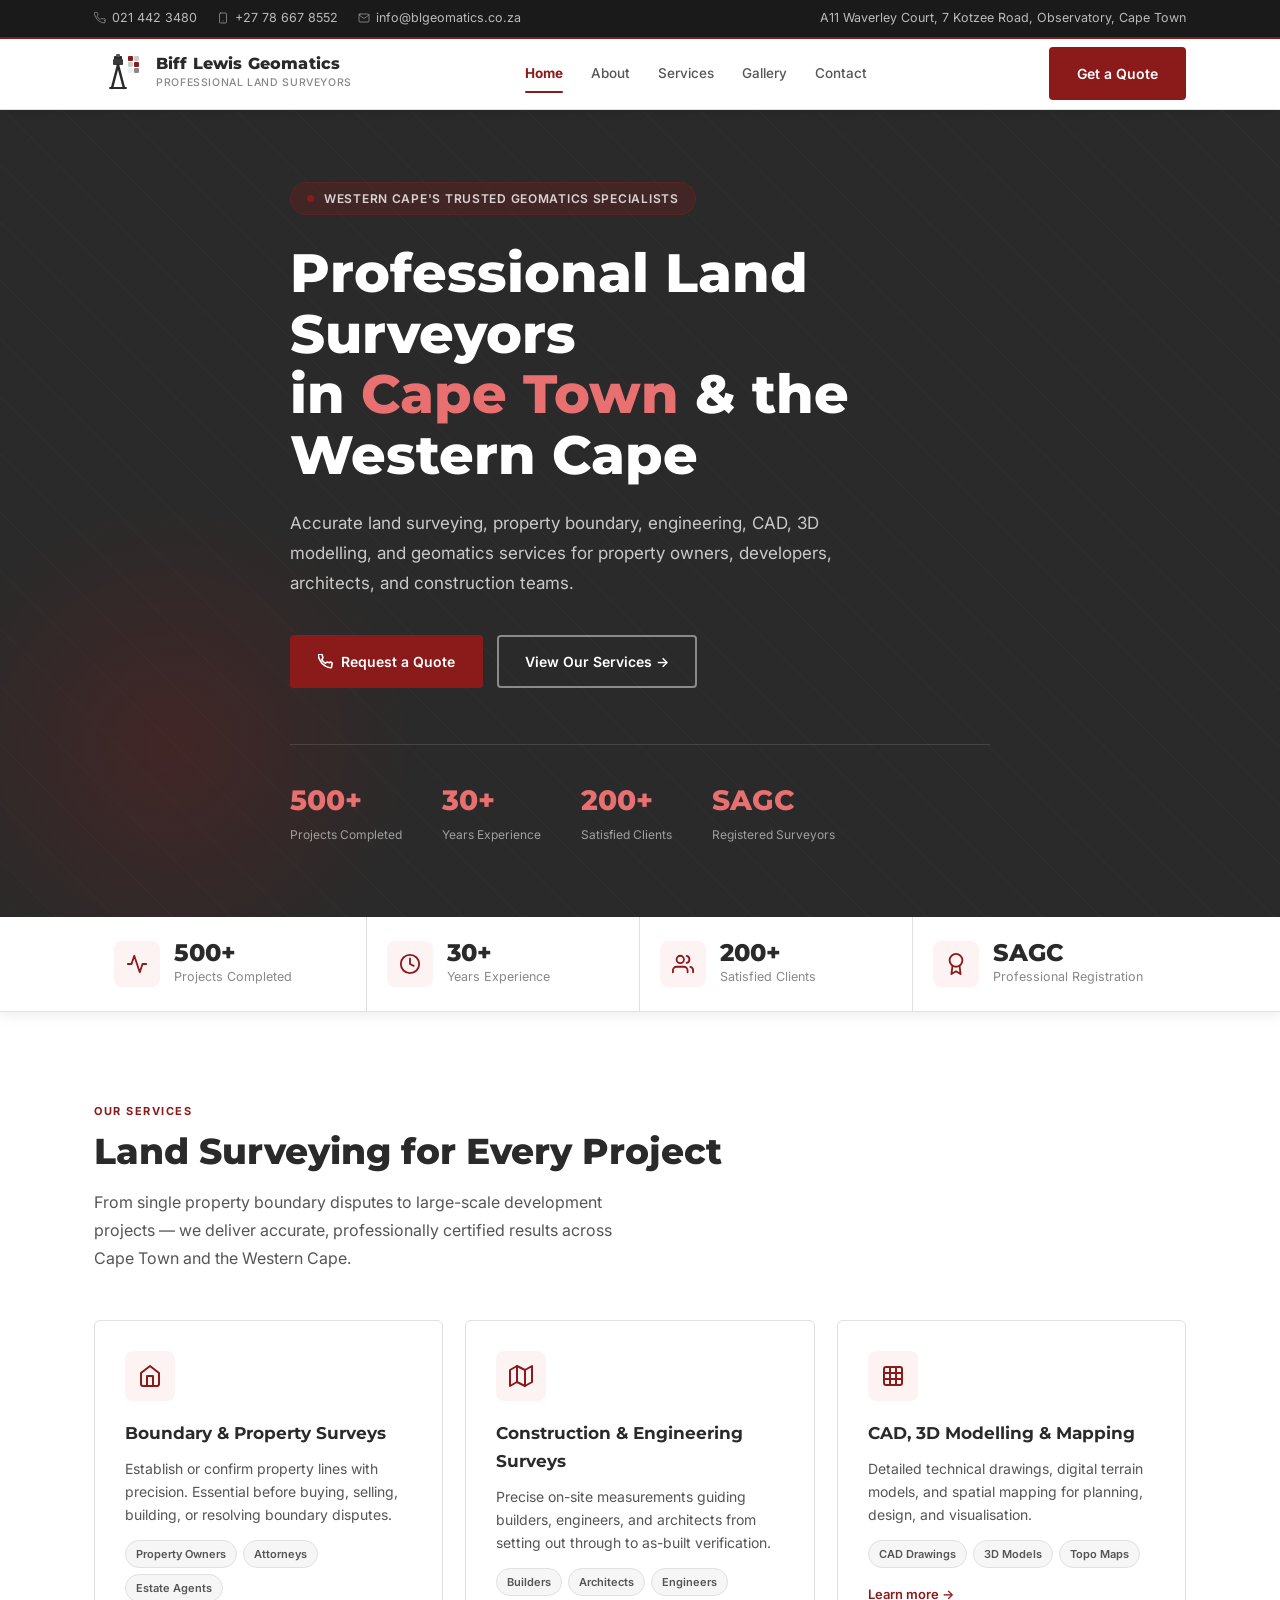
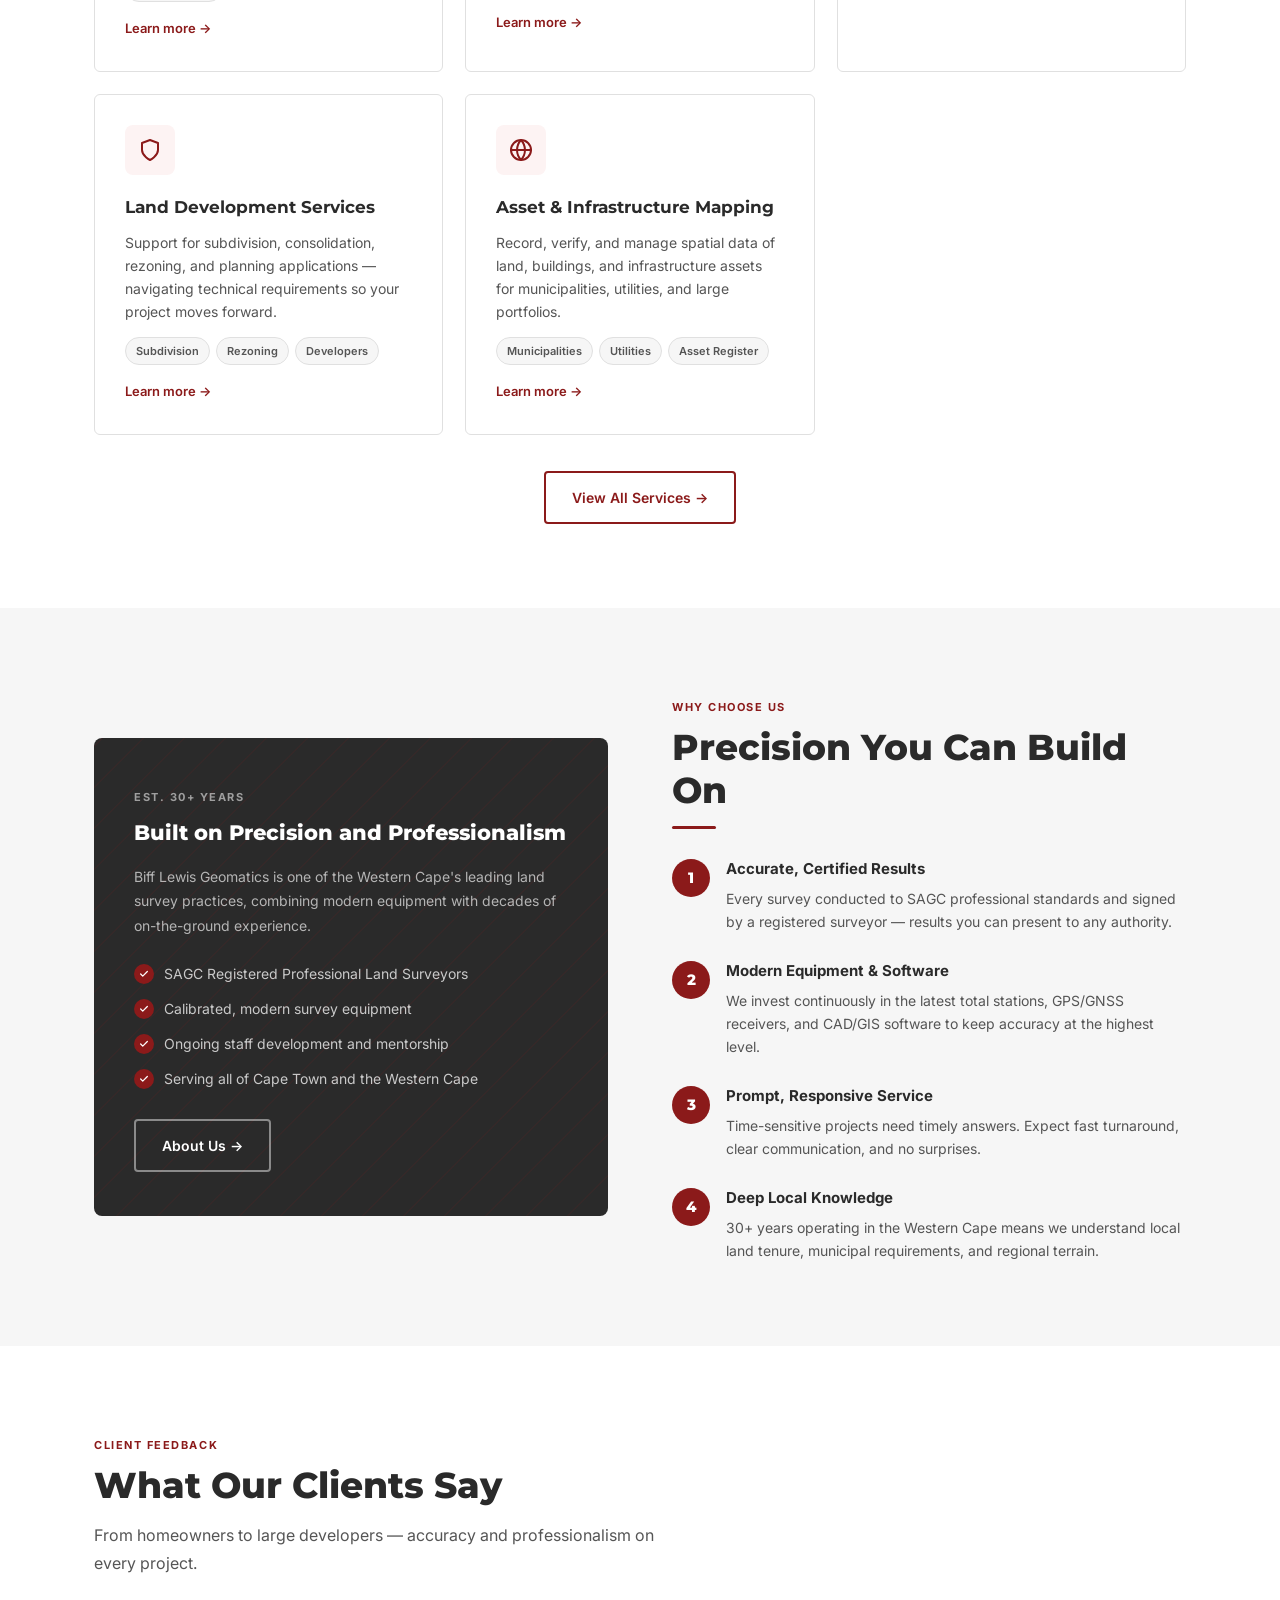
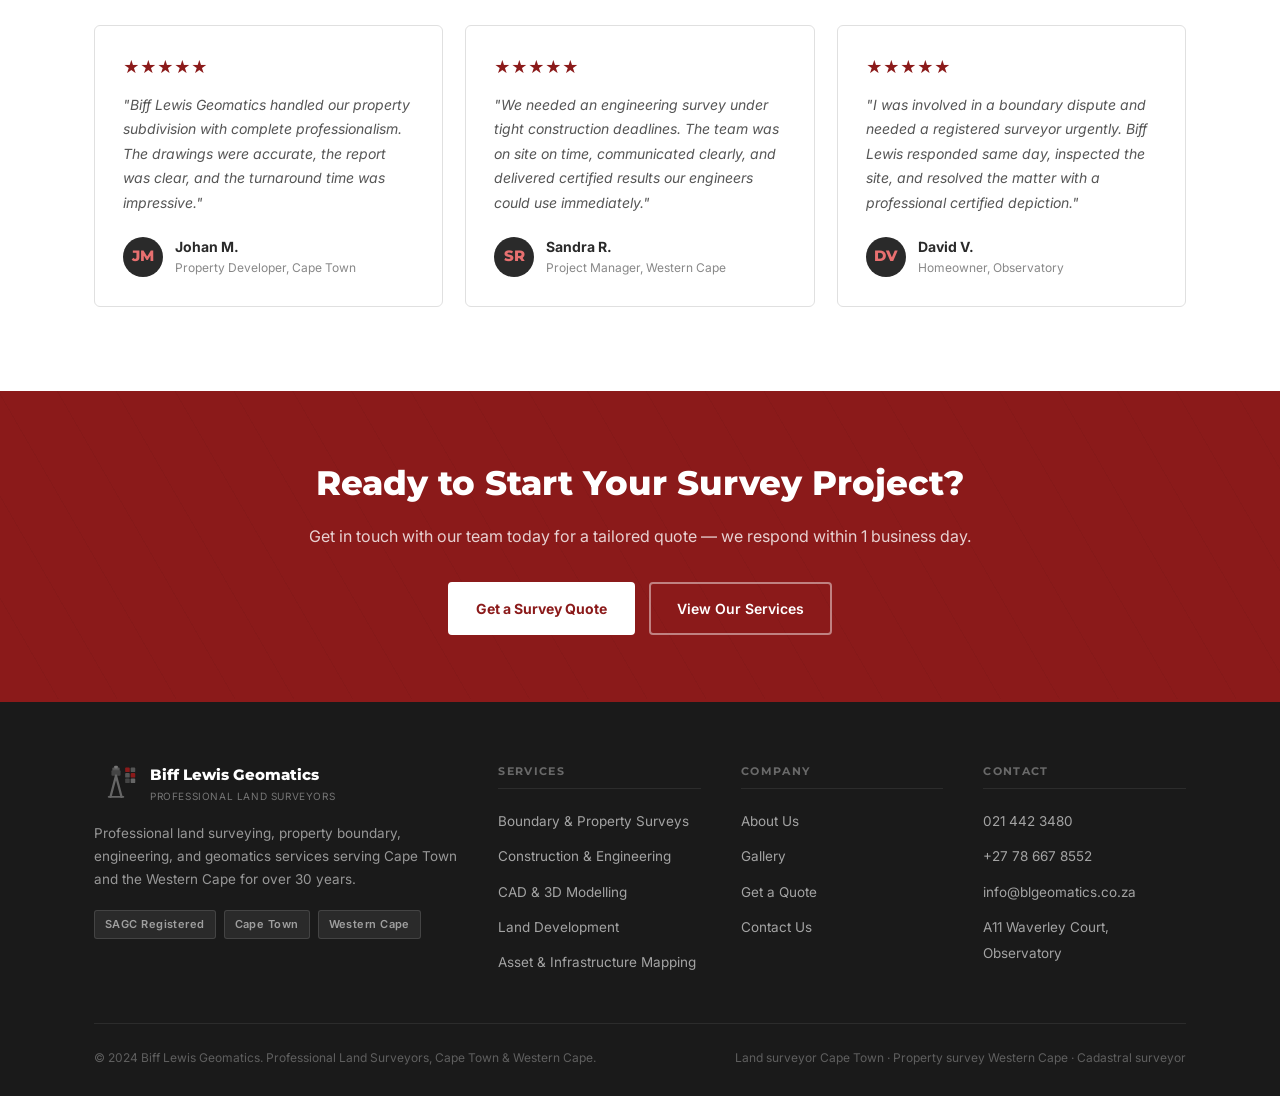
<file: index.html>
<!DOCTYPE html>
<html lang="en">
<head>
  <meta charset="UTF-8" />
  <meta name="viewport" content="width=device-width, initial-scale=1.0" />
  <title>Biff Lewis Geomatics | Professional Land Surveyors Cape Town</title>
  <meta name="description" content="Biff Lewis Geomatics – Professional Land Surveyors in Cape Town and the Western Cape. Property boundary surveys, engineering, CAD, 3D modelling, and geomatics services. Call +27 21 442 3480." />
  <meta name="keywords" content="land surveyor Cape Town, land surveyor Western Cape, property boundary survey Cape Town, cadastral surveyor Cape Town, engineering survey Cape Town, professional land surveyors near me, Biff Lewis Geomatics" />
  <link rel="preconnect" href="https://fonts.googleapis.com" />
  <link rel="preconnect" href="https://fonts.gstatic.com" crossorigin />
  <link href="https://fonts.googleapis.com/css2?family=Inter:wght@300;400;500;600;700&family=Montserrat:wght@600;700;800&display=swap" rel="stylesheet" />
  <link rel="stylesheet" href="style.css" />
  <style>
    /* ── HOME-SPECIFIC ── */
    /* HERO */
    .hero {
      position: relative;
      min-height: 640px;
      display: flex;
      align-items: center;
      background: var(--charcoal);
      overflow: hidden;
    }
    .hero-bg-lines {
      position: absolute; inset: 0; pointer-events: none;
      background:
        repeating-linear-gradient(-45deg, transparent, transparent 40px, rgba(139,26,26,.06) 40px, rgba(139,26,26,.06) 41px),
        repeating-linear-gradient(45deg,  transparent, transparent 40px, rgba(255,255,255,.025) 40px, rgba(255,255,255,.025) 41px);
    }
    .hero-red-shape {
      position: absolute;
      left: -80px; bottom: -80px;
      width: 500px; height: 500px;
      border-radius: 50%;
      background: radial-gradient(circle, rgba(139,26,26,.25) 0%, transparent 70%);
      pointer-events: none;
    }
    .hero .container { position: relative; z-index: 2; padding: 72px 24px; }
    .hero-inner { max-width: 700px; }

    .hero-eyebrow {
      display: inline-flex; align-items: center; gap: 10px;
      background: rgba(139,26,26,.25);
      border: 1px solid rgba(139,26,26,.4);
      border-radius: 40px;
      padding: 6px 16px;
      font-size: 12px; font-weight: 600; letter-spacing: .06em; text-transform: uppercase;
      color: rgba(255,255,255,.8);
      margin-bottom: 28px;
    }
    .eyebrow-dot { width: 7px; height: 7px; background: var(--red); border-radius: 50%; }

    .hero h1 {
      font-family: 'Montserrat', sans-serif;
      font-size: clamp(28px, 5.5vw, 54px);
      font-weight: 800;
      color: var(--white);
      line-height: 1.12;
      margin-bottom: 24px;
    }
    .hero h1 span { color: #e87070; }

    .hero-sub {
      font-size: 17px;
      color: rgba(255,255,255,.75);
      line-height: 1.75;
      margin-bottom: 36px;
      max-width: 590px;
    }
    .hero-actions { display: flex; gap: 14px; flex-wrap: wrap; }

    /* Trust strip inside hero */
    .hero-trust {
      margin-top: 56px;
      padding-top: 32px;
      border-top: 1px solid rgba(255,255,255,.12);
      display: flex; gap: 40px; flex-wrap: wrap;
    }
    .trust-item .t-num  { font-family: 'Montserrat', sans-serif; font-size: 28px; font-weight: 800; color: #e87070; }
    .trust-item .t-label{ font-size: 12px; color: rgba(255,255,255,.55); margin-top: 2px; }

    /* STATS BAR */
    .stats-bar {
      background: var(--white);
      border-bottom: 1px solid var(--grey-light);
      box-shadow: 0 3px 14px rgba(0,0,0,.08);
    }
    .stats-bar .container {
      display: grid;
      grid-template-columns: repeat(4, 1fr);
    }
    .stat-cell {
      display: flex; align-items: center; gap: 14px;
      padding: 24px 20px;
      border-right: 1px solid var(--grey-light);
    }
    .stat-cell:last-child { border-right: none; }
    .stat-ico {
      width: 46px; height: 46px; flex-shrink: 0;
      background: var(--red-light);
      border-radius: 8px;
      display: flex; align-items: center; justify-content: center;
    }
    .stat-ico svg { width: 22px; height: 22px; color: var(--red); }
    .stat-num  { font-family: 'Montserrat', sans-serif; font-size: 24px; font-weight: 800; color: var(--charcoal); line-height: 1; }
    .stat-desc { font-size: 12.5px; color: var(--grey); margin-top: 2px; }

    /* SERVICES OVERVIEW */
    .services-grid {
      display: grid;
      grid-template-columns: repeat(auto-fit, minmax(300px, 1fr));
      gap: 22px;
      margin-top: 44px;
    }

    /* ABOUT PREVIEW */
    .about-split {
      display: grid;
      grid-template-columns: 1fr 1fr;
      gap: 64px;
      align-items: center;
    }
    .about-visual {
      background: var(--charcoal);
      border-radius: 8px;
      padding: 44px 40px;
      color: var(--white);
      position: relative;
      overflow: hidden;
    }
    .about-visual::before {
      content: '';
      position: absolute; inset: 0;
      background: repeating-linear-gradient(-45deg, transparent, transparent 28px, rgba(139,26,26,.1) 28px, rgba(139,26,26,.1) 29px);
    }
    .about-visual > * { position: relative; z-index: 1; }
    .about-visual h3 { font-family: 'Montserrat', sans-serif; font-size: 21px; font-weight: 800; color: var(--white); margin-bottom: 14px; }
    .about-visual p  { font-size: 14px; color: rgba(255,255,255,.65); line-height: 1.75; margin-bottom: 24px; }
    .about-checklist { display: flex; flex-direction: column; gap: 12px; }
    .check-item { display: flex; align-items: flex-start; gap: 10px; font-size: 14px; color: rgba(255,255,255,.75); }
    .check-icon { width: 20px; height: 20px; background: var(--red); border-radius: 50%; flex-shrink: 0; display: flex; align-items: center; justify-content: center; margin-top: 2px; }
    .check-icon svg { width: 10px; height: 10px; color: white; }

    .about-points { display: flex; flex-direction: column; gap: 26px; }
    .about-point  { display: flex; gap: 16px; }
    .about-num {
      flex-shrink: 0;
      width: 38px; height: 38px;
      background: var(--red);
      color: var(--white);
      border-radius: 50%;
      display: flex; align-items: center; justify-content: center;
      font-family: 'Montserrat', sans-serif;
      font-size: 15px; font-weight: 800;
      margin-top: 2px;
    }
    .about-point h4 { font-size: 15px; font-weight: 700; color: var(--charcoal); margin-bottom: 5px; }
    .about-point p  { font-size: 14px; color: var(--mid); }

    /* TESTIMONIALS */
    .testi-grid {
      display: grid;
      grid-template-columns: repeat(3, 1fr);
      gap: 22px;
      margin-top: 44px;
    }
    .testi-card {
      background: var(--white);
      border: 1px solid var(--grey-light);
      border-radius: 6px;
      padding: 28px;
    }
    .testi-stars { color: var(--red); font-size: 16px; margin-bottom: 12px; }
    .testi-card blockquote { font-size: 14px; color: var(--mid); line-height: 1.75; font-style: italic; margin-bottom: 20px; }
    .testi-author { display: flex; align-items: center; gap: 12px; }
    .testi-avatar {
      width: 40px; height: 40px; border-radius: 50%;
      background: var(--charcoal);
      color: #e87070;
      font-family: 'Montserrat', sans-serif;
      font-size: 15px; font-weight: 800;
      display: flex; align-items: center; justify-content: center;
      flex-shrink: 0;
    }
    .testi-name { font-size: 14px; font-weight: 700; color: var(--charcoal); }
    .testi-role { font-size: 12px; color: var(--grey); }

    /* RESPONSIVE */
    @media (max-width: 1024px) {
      .about-split { grid-template-columns: 1fr; gap: 36px; }
      .testi-grid  { grid-template-columns: 1fr 1fr; }
    }
    @media (max-width: 768px) {
      .stats-bar .container { grid-template-columns: 1fr 1fr; }
      .stat-cell:nth-child(2) { border-right: none; }
      .testi-grid { grid-template-columns: 1fr; }
      .hero-trust { gap: 24px; }
    }
    @media (max-width: 480px) {
      .stats-bar .container { grid-template-columns: 1fr; }
      .stat-cell { border-right: none; border-bottom: 1px solid var(--grey-light); }
      .stat-cell:last-child { border-bottom: none; }
    }
  </style>
</head>
<body>

<!-- ── TOP BAR ── -->
<div class="topbar">
  <div class="container">
    <div class="topbar-contacts">
      <span class="topbar-contact">
        <svg class="topbar-icon" viewBox="0 0 24 24" fill="none" stroke="currentColor" stroke-width="2" stroke-linecap="round" stroke-linejoin="round"><path d="M22 16.92v3a2 2 0 01-2.18 2 19.79 19.79 0 01-8.63-3.07A19.5 19.5 0 013.07 9.81 19.79 19.79 0 01.4 1.15 2 2 0 012 .5h3a2 2 0 012 1.72c.127.96.361 1.903.7 2.81a2 2 0 01-.45 2.11L6.09 8.91a16 16 0 006 6l1.27-1.27a2 2 0 012.11-.45c.907.339 1.85.573 2.81.7A2 2 0 0122 16.92z"/></svg>
        <a href="tel:+27214423480">021 442 3480</a>
      </span>
      <span class="topbar-contact">
        <svg class="topbar-icon" viewBox="0 0 24 24" fill="none" stroke="currentColor" stroke-width="2" stroke-linecap="round" stroke-linejoin="round"><rect x="5" y="2" width="14" height="20" rx="2"/><line x1="12" y1="18" x2="12.01" y2="18"/></svg>
        <a href="tel:+27786678552">+27 78 667 8552</a>
      </span>
      <span class="topbar-contact">
        <svg class="topbar-icon" viewBox="0 0 24 24" fill="none" stroke="currentColor" stroke-width="2" stroke-linecap="round" stroke-linejoin="round"><path d="M4 4h16c1.1 0 2 .9 2 2v12c0 1.1-.9 2-2 2H4c-1.1 0-2-.9-2-2V6c0-1.1.9-2 2-2z"/><polyline points="22,6 12,13 2,6"/></svg>
        <a href="mailto:info@blgeomatics.co.za">info@blgeomatics.co.za</a>
      </span>
    </div>
    <span>A11 Waverley Court, 7 Kotzee Road, Observatory, Cape Town</span>
  </div>
</div>

<!-- ── NAVBAR ── -->
<nav class="navbar" id="navbar">
  <div class="container">
    <a href="index.html" class="nav-brand">
      <svg class="nav-logo" viewBox="0 0 48 48" fill="none">
        <!-- Theodolite / total station -->
        <rect x="20" y="6" width="8" height="4" rx="1" fill="#2a2a2a"/>
        <rect x="22" y="4" width="4" height="3" rx="1" fill="#555"/>
        <rect x="19" y="9" width="10" height="6" rx="1" fill="#3a3a3a"/>
        <line x1="24" y1="15" x2="18" y2="38" stroke="#2a2a2a" stroke-width="2.5" stroke-linecap="round"/>
        <line x1="24" y1="15" x2="30" y2="38" stroke="#2a2a2a" stroke-width="2.5" stroke-linecap="round"/>
        <line x1="16" y1="38" x2="32" y2="38" stroke="#2a2a2a" stroke-width="2" stroke-linecap="round"/>
        <!-- Mosaic grid top right -->
        <rect x="34" y="6"  width="5" height="5" rx="1" fill="#8B1A1A"/>
        <rect x="40" y="6"  width="5" height="5" rx="1" fill="#ccc"/>
        <rect x="34" y="12" width="5" height="5" rx="1" fill="#ccc"/>
        <rect x="40" y="12" width="5" height="5" rx="1" fill="#8B1A1A"/>
        <rect x="34" y="18" width="5" height="5" rx="1" fill="#eee"/>
        <rect x="40" y="18" width="5" height="5" rx="1" fill="#888"/>
      </svg>
      <div class="nav-brand-text">
        <div class="brand-name">Biff Lewis Geomatics</div>
        <div class="brand-sub">Professional Land Surveyors</div>
      </div>
    </a>

    <nav class="nav-menu" id="navMenu">
      <a href="index.html" class="active">Home</a>
      <a href="about.html">About</a>
      <a href="services.html">Services</a>
      <a href="gallery.html">Gallery</a>
      <a href="contact.html">Contact</a>
    </nav>

    <a href="contact.html" class="btn btn--red nav-cta">Get a Quote</a>
    <button class="hamburger" id="hamburger" aria-label="Menu">
      <span></span><span></span><span></span>
    </button>
  </div>
</nav>

<!-- ── HERO ── -->
<section class="hero">
  <div class="hero-bg-lines"></div>
  <div class="hero-red-shape"></div>
  <div class="container">
    <div class="hero-inner">
      <div class="hero-eyebrow">
        <span class="eyebrow-dot"></span>
        Western Cape's Trusted Geomatics Specialists
      </div>
      <h1>
        Professional Land Surveyors<br />
        in <span>Cape Town</span> &amp; the Western Cape
      </h1>
      <p class="hero-sub">
        Accurate land surveying, property boundary, engineering, CAD, 3D modelling,
        and geomatics services for property owners, developers, architects,
        and construction teams.
      </p>
      <div class="hero-actions">
        <a href="contact.html" class="btn btn--red">
          <svg width="15" height="15" viewBox="0 0 24 24" fill="none" stroke="currentColor" stroke-width="2.5" stroke-linecap="round" stroke-linejoin="round"><path d="M22 16.92v3a2 2 0 01-2.18 2 19.79 19.79 0 01-8.63-3.07A19.5 19.5 0 013.07 9.81 19.79 19.79 0 01.4 1.15 2 2 0 012 .5h3a2 2 0 012 1.72c.127.96.361 1.903.7 2.81a2 2 0 01-.45 2.11L6.09 8.91a16 16 0 006 6l1.27-1.27a2 2 0 012.11-.45c.907.339 1.85.573 2.81.7A2 2 0 0122 16.92z"/></svg>
          Request a Quote
        </a>
        <a href="services.html" class="btn btn--outline-white">
          View Our Services &rarr;
        </a>
      </div>
      <div class="hero-trust">
        <div class="trust-item"><div class="t-num">500+</div><div class="t-label">Projects Completed</div></div>
        <div class="trust-item"><div class="t-num">30+</div><div class="t-label">Years Experience</div></div>
        <div class="trust-item"><div class="t-num">200+</div><div class="t-label">Satisfied Clients</div></div>
        <div class="trust-item"><div class="t-num">SAGC</div><div class="t-label">Registered Surveyors</div></div>
      </div>
    </div>
  </div>
</section>

<!-- ── STATS BAR ── -->
<div class="stats-bar">
  <div class="container">
    <div class="stat-cell">
      <div class="stat-ico">
        <svg viewBox="0 0 24 24" fill="none" stroke="currentColor" stroke-width="2" stroke-linecap="round" stroke-linejoin="round"><polyline points="22 12 18 12 15 21 9 3 6 12 2 12"/></svg>
      </div>
      <div><div class="stat-num">500+</div><div class="stat-desc">Projects Completed</div></div>
    </div>
    <div class="stat-cell">
      <div class="stat-ico">
        <svg viewBox="0 0 24 24" fill="none" stroke="currentColor" stroke-width="2" stroke-linecap="round" stroke-linejoin="round"><circle cx="12" cy="12" r="10"/><polyline points="12 6 12 12 16 14"/></svg>
      </div>
      <div><div class="stat-num">30+</div><div class="stat-desc">Years Experience</div></div>
    </div>
    <div class="stat-cell">
      <div class="stat-ico">
        <svg viewBox="0 0 24 24" fill="none" stroke="currentColor" stroke-width="2" stroke-linecap="round" stroke-linejoin="round"><path d="M17 21v-2a4 4 0 00-4-4H5a4 4 0 00-4 4v2"/><circle cx="9" cy="7" r="4"/><path d="M23 21v-2a4 4 0 00-3-3.87M16 3.13a4 4 0 010 7.75"/></svg>
      </div>
      <div><div class="stat-num">200+</div><div class="stat-desc">Satisfied Clients</div></div>
    </div>
    <div class="stat-cell">
      <div class="stat-ico">
        <svg viewBox="0 0 24 24" fill="none" stroke="currentColor" stroke-width="2" stroke-linecap="round" stroke-linejoin="round"><circle cx="12" cy="8" r="7"/><polyline points="8.21 13.89 7 23 12 20 17 23 15.79 13.88"/></svg>
      </div>
      <div><div class="stat-num">SAGC</div><div class="stat-desc">Professional Registration</div></div>
    </div>
  </div>
</div>

<!-- ── SERVICES OVERVIEW ── -->
<section class="section">
  <div class="container">
    <span class="label">Our Services</span>
    <h2 class="section-title">Land Surveying for Every Project</h2>
    <p class="section-sub">From single property boundary disputes to large-scale development projects — we deliver accurate, professionally certified results across Cape Town and the Western Cape.</p>

    <div class="services-grid">
      <div class="card">
        <div class="card-icon">
          <svg viewBox="0 0 24 24" fill="none" stroke="currentColor" stroke-width="2" stroke-linecap="round" stroke-linejoin="round"><path d="M3 9l9-7 9 7v11a2 2 0 01-2 2H5a2 2 0 01-2-2z"/><polyline points="9 22 9 12 15 12 15 22"/></svg>
        </div>
        <h3>Boundary &amp; Property Surveys</h3>
        <p>Establish or confirm property lines with precision. Essential before buying, selling, building, or resolving boundary disputes.</p>
        <div class="tags">
          <span class="tag">Property Owners</span>
          <span class="tag">Attorneys</span>
          <span class="tag">Estate Agents</span>
        </div>
        <a href="services.html" class="card-link">Learn more &rarr;</a>
      </div>

      <div class="card">
        <div class="card-icon">
          <svg viewBox="0 0 24 24" fill="none" stroke="currentColor" stroke-width="2" stroke-linecap="round" stroke-linejoin="round"><polygon points="1 6 1 22 8 18 16 22 23 18 23 2 16 6 8 2 1 6"/><line x1="8" y1="2" x2="8" y2="18"/><line x1="16" y1="6" x2="16" y2="22"/></svg>
        </div>
        <h3>Construction &amp; Engineering Surveys</h3>
        <p>Precise on-site measurements guiding builders, engineers, and architects from setting out through to as-built verification.</p>
        <div class="tags">
          <span class="tag">Builders</span>
          <span class="tag">Architects</span>
          <span class="tag">Engineers</span>
        </div>
        <a href="services.html" class="card-link">Learn more &rarr;</a>
      </div>

      <div class="card">
        <div class="card-icon">
          <svg viewBox="0 0 24 24" fill="none" stroke="currentColor" stroke-width="2" stroke-linecap="round" stroke-linejoin="round"><rect x="3" y="3" width="18" height="18" rx="2"/><line x1="3" y1="9" x2="21" y2="9"/><line x1="3" y1="15" x2="21" y2="15"/><line x1="9" y1="3" x2="9" y2="21"/><line x1="15" y1="3" x2="15" y2="21"/></svg>
        </div>
        <h3>CAD, 3D Modelling &amp; Mapping</h3>
        <p>Detailed technical drawings, digital terrain models, and spatial mapping for planning, design, and visualisation.</p>
        <div class="tags">
          <span class="tag">CAD Drawings</span>
          <span class="tag">3D Models</span>
          <span class="tag">Topo Maps</span>
        </div>
        <a href="services.html" class="card-link">Learn more &rarr;</a>
      </div>

      <div class="card">
        <div class="card-icon">
          <svg viewBox="0 0 24 24" fill="none" stroke="currentColor" stroke-width="2" stroke-linecap="round" stroke-linejoin="round"><path d="M12 22s8-4 8-10V5l-8-3-8 3v7c0 6 8 10 8 10z"/></svg>
        </div>
        <h3>Land Development Services</h3>
        <p>Support for subdivision, consolidation, rezoning, and planning applications — navigating technical requirements so your project moves forward.</p>
        <div class="tags">
          <span class="tag">Subdivision</span>
          <span class="tag">Rezoning</span>
          <span class="tag">Developers</span>
        </div>
        <a href="services.html" class="card-link">Learn more &rarr;</a>
      </div>

      <div class="card">
        <div class="card-icon">
          <svg viewBox="0 0 24 24" fill="none" stroke="currentColor" stroke-width="2" stroke-linecap="round" stroke-linejoin="round"><circle cx="12" cy="12" r="10"/><line x1="2" y1="12" x2="22" y2="12"/><path d="M12 2a15.3 15.3 0 014 10 15.3 15.3 0 01-4 10 15.3 15.3 0 01-4-10 15.3 15.3 0 014-10z"/></svg>
        </div>
        <h3>Asset &amp; Infrastructure Mapping</h3>
        <p>Record, verify, and manage spatial data of land, buildings, and infrastructure assets for municipalities, utilities, and large portfolios.</p>
        <div class="tags">
          <span class="tag">Municipalities</span>
          <span class="tag">Utilities</span>
          <span class="tag">Asset Register</span>
        </div>
        <a href="services.html" class="card-link">Learn more &rarr;</a>
      </div>
    </div>

    <div style="margin-top:36px;text-align:center;">
      <a href="services.html" class="btn btn--outline-red">View All Services &rarr;</a>
    </div>
  </div>
</section>

<!-- ── ABOUT PREVIEW ── -->
<section class="section section--alt">
  <div class="container">
    <div class="about-split">
      <div class="about-visual">
        <span class="label label--light">Est. 30+ Years</span>
        <h3>Built on Precision and Professionalism</h3>
        <p>Biff Lewis Geomatics is one of the Western Cape's leading land survey practices, combining modern equipment with decades of on-the-ground experience.</p>
        <div class="about-checklist">
          <div class="check-item">
            <div class="check-icon"><svg viewBox="0 0 24 24" fill="none" stroke="currentColor" stroke-width="3" stroke-linecap="round" stroke-linejoin="round"><polyline points="20 6 9 17 4 12"/></svg></div>
            <span>SAGC Registered Professional Land Surveyors</span>
          </div>
          <div class="check-item">
            <div class="check-icon"><svg viewBox="0 0 24 24" fill="none" stroke="currentColor" stroke-width="3" stroke-linecap="round" stroke-linejoin="round"><polyline points="20 6 9 17 4 12"/></svg></div>
            <span>Calibrated, modern survey equipment</span>
          </div>
          <div class="check-item">
            <div class="check-icon"><svg viewBox="0 0 24 24" fill="none" stroke="currentColor" stroke-width="3" stroke-linecap="round" stroke-linejoin="round"><polyline points="20 6 9 17 4 12"/></svg></div>
            <span>Ongoing staff development and mentorship</span>
          </div>
          <div class="check-item">
            <div class="check-icon"><svg viewBox="0 0 24 24" fill="none" stroke="currentColor" stroke-width="3" stroke-linecap="round" stroke-linejoin="round"><polyline points="20 6 9 17 4 12"/></svg></div>
            <span>Serving all of Cape Town and the Western Cape</span>
          </div>
        </div>
        <div style="margin-top:28px;">
          <a href="about.html" class="btn btn--outline-white">About Us &rarr;</a>
        </div>
      </div>

      <div>
        <span class="label">Why Choose Us</span>
        <h2 class="section-title">Precision You Can Build On</h2>
        <div class="red-bar"></div>
        <div class="about-points">
          <div class="about-point">
            <div class="about-num">1</div>
            <div>
              <h4>Accurate, Certified Results</h4>
              <p>Every survey conducted to SAGC professional standards and signed by a registered surveyor — results you can present to any authority.</p>
            </div>
          </div>
          <div class="about-point">
            <div class="about-num">2</div>
            <div>
              <h4>Modern Equipment &amp; Software</h4>
              <p>We invest continuously in the latest total stations, GPS/GNSS receivers, and CAD/GIS software to keep accuracy at the highest level.</p>
            </div>
          </div>
          <div class="about-point">
            <div class="about-num">3</div>
            <div>
              <h4>Prompt, Responsive Service</h4>
              <p>Time-sensitive projects need timely answers. Expect fast turnaround, clear communication, and no surprises.</p>
            </div>
          </div>
          <div class="about-point">
            <div class="about-num">4</div>
            <div>
              <h4>Deep Local Knowledge</h4>
              <p>30+ years operating in the Western Cape means we understand local land tenure, municipal requirements, and regional terrain.</p>
            </div>
          </div>
        </div>
      </div>
    </div>
  </div>
</section>

<!-- ── TESTIMONIALS ── -->
<section class="section">
  <div class="container">
    <span class="label">Client Feedback</span>
    <h2 class="section-title">What Our Clients Say</h2>
    <p class="section-sub">From homeowners to large developers — accuracy and professionalism on every project.</p>
    <div class="testi-grid">
      <div class="testi-card">
        <div class="testi-stars">★★★★★</div>
        <blockquote>"Biff Lewis Geomatics handled our property subdivision with complete professionalism. The drawings were accurate, the report was clear, and the turnaround time was impressive."</blockquote>
        <div class="testi-author">
          <div class="testi-avatar">JM</div>
          <div><div class="testi-name">Johan M.</div><div class="testi-role">Property Developer, Cape Town</div></div>
        </div>
      </div>
      <div class="testi-card">
        <div class="testi-stars">★★★★★</div>
        <blockquote>"We needed an engineering survey under tight construction deadlines. The team was on site on time, communicated clearly, and delivered certified results our engineers could use immediately."</blockquote>
        <div class="testi-author">
          <div class="testi-avatar">SR</div>
          <div><div class="testi-name">Sandra R.</div><div class="testi-role">Project Manager, Western Cape</div></div>
        </div>
      </div>
      <div class="testi-card">
        <div class="testi-stars">★★★★★</div>
        <blockquote>"I was involved in a boundary dispute and needed a registered surveyor urgently. Biff Lewis responded same day, inspected the site, and resolved the matter with a professional certified depiction."</blockquote>
        <div class="testi-author">
          <div class="testi-avatar">DV</div>
          <div><div class="testi-name">David V.</div><div class="testi-role">Homeowner, Observatory</div></div>
        </div>
      </div>
    </div>
  </div>
</section>

<!-- ── CTA BANNER ── -->
<div class="cta-banner">
  <div class="container">
    <h2>Ready to Start Your Survey Project?</h2>
    <p>Get in touch with our team today for a tailored quote — we respond within 1 business day.</p>
    <div class="btn-group">
      <a href="contact.html" class="btn btn--white">Get a Survey Quote</a>
      <a href="services.html" class="btn btn--outline-white">View Our Services</a>
    </div>
  </div>
</div>

<!-- ── FOOTER ── -->
<footer>
  <div class="container">
    <div class="footer-grid">
      <div>
        <div class="footer-brand-logo">
          <svg class="footer-logo" viewBox="0 0 48 48" fill="none">
            <rect x="20" y="6" width="8" height="4" rx="1" fill="#555"/>
            <rect x="22" y="4" width="4" height="3" rx="1" fill="#777"/>
            <rect x="19" y="9" width="10" height="6" rx="1" fill="#444"/>
            <line x1="24" y1="15" x2="18" y2="38" stroke="#666" stroke-width="2.5" stroke-linecap="round"/>
            <line x1="24" y1="15" x2="30" y2="38" stroke="#666" stroke-width="2.5" stroke-linecap="round"/>
            <line x1="16" y1="38" x2="32" y2="38" stroke="#666" stroke-width="2" stroke-linecap="round"/>
            <rect x="34" y="6"  width="5" height="5" rx="1" fill="#8B1A1A"/>
            <rect x="40" y="6"  width="5" height="5" rx="1" fill="#555"/>
            <rect x="34" y="12" width="5" height="5" rx="1" fill="#555"/>
            <rect x="40" y="12" width="5" height="5" rx="1" fill="#8B1A1A"/>
            <rect x="34" y="18" width="5" height="5" rx="1" fill="#444"/>
            <rect x="40" y="18" width="5" height="5" rx="1" fill="#666"/>
          </svg>
          <div>
            <div class="footer-brand-name">Biff Lewis Geomatics</div>
            <div class="footer-brand-sub">Professional Land Surveyors</div>
          </div>
        </div>
        <p class="footer-desc">Professional land surveying, property boundary, engineering, and geomatics services serving Cape Town and the Western Cape for over 30 years.</p>
        <div class="footer-badges">
          <span class="footer-badge">SAGC Registered</span>
          <span class="footer-badge">Cape Town</span>
          <span class="footer-badge">Western Cape</span>
        </div>
      </div>

      <div class="footer-col">
        <h4>Services</h4>
        <ul>
          <li><a href="services.html">Boundary &amp; Property Surveys</a></li>
          <li><a href="services.html">Construction &amp; Engineering</a></li>
          <li><a href="services.html">CAD &amp; 3D Modelling</a></li>
          <li><a href="services.html">Land Development</a></li>
          <li><a href="services.html">Asset &amp; Infrastructure Mapping</a></li>
        </ul>
      </div>

      <div class="footer-col">
        <h4>Company</h4>
        <ul>
          <li><a href="about.html">About Us</a></li>
          <li><a href="gallery.html">Gallery</a></li>
          <li><a href="contact.html">Get a Quote</a></li>
          <li><a href="contact.html">Contact Us</a></li>
        </ul>
      </div>

      <div class="footer-col">
        <h4>Contact</h4>
        <ul>
          <li><a href="tel:+27214423480">021 442 3480</a></li>
          <li><a href="tel:+27786678552">+27 78 667 8552</a></li>
          <li><a href="mailto:info@blgeomatics.co.za">info@blgeomatics.co.za</a></li>
          <li><a href="contact.html">A11 Waverley Court, Observatory</a></li>
        </ul>
      </div>
    </div>

    <div class="footer-bottom">
      <span>© 2024 Biff Lewis Geomatics. Professional Land Surveyors, Cape Town &amp; Western Cape.</span>
      <span>Land surveyor Cape Town · Property survey Western Cape · Cadastral surveyor</span>
    </div>
  </div>
</footer>

<script>
  const hamburger = document.getElementById('hamburger');
  const navbar    = document.getElementById('navbar');
  hamburger.addEventListener('click', () => navbar.classList.toggle('mobile-open'));
  document.querySelectorAll('.nav-menu a').forEach(a => a.addEventListener('click', () => navbar.classList.remove('mobile-open')));
</script>
</body>
</html>
</file>
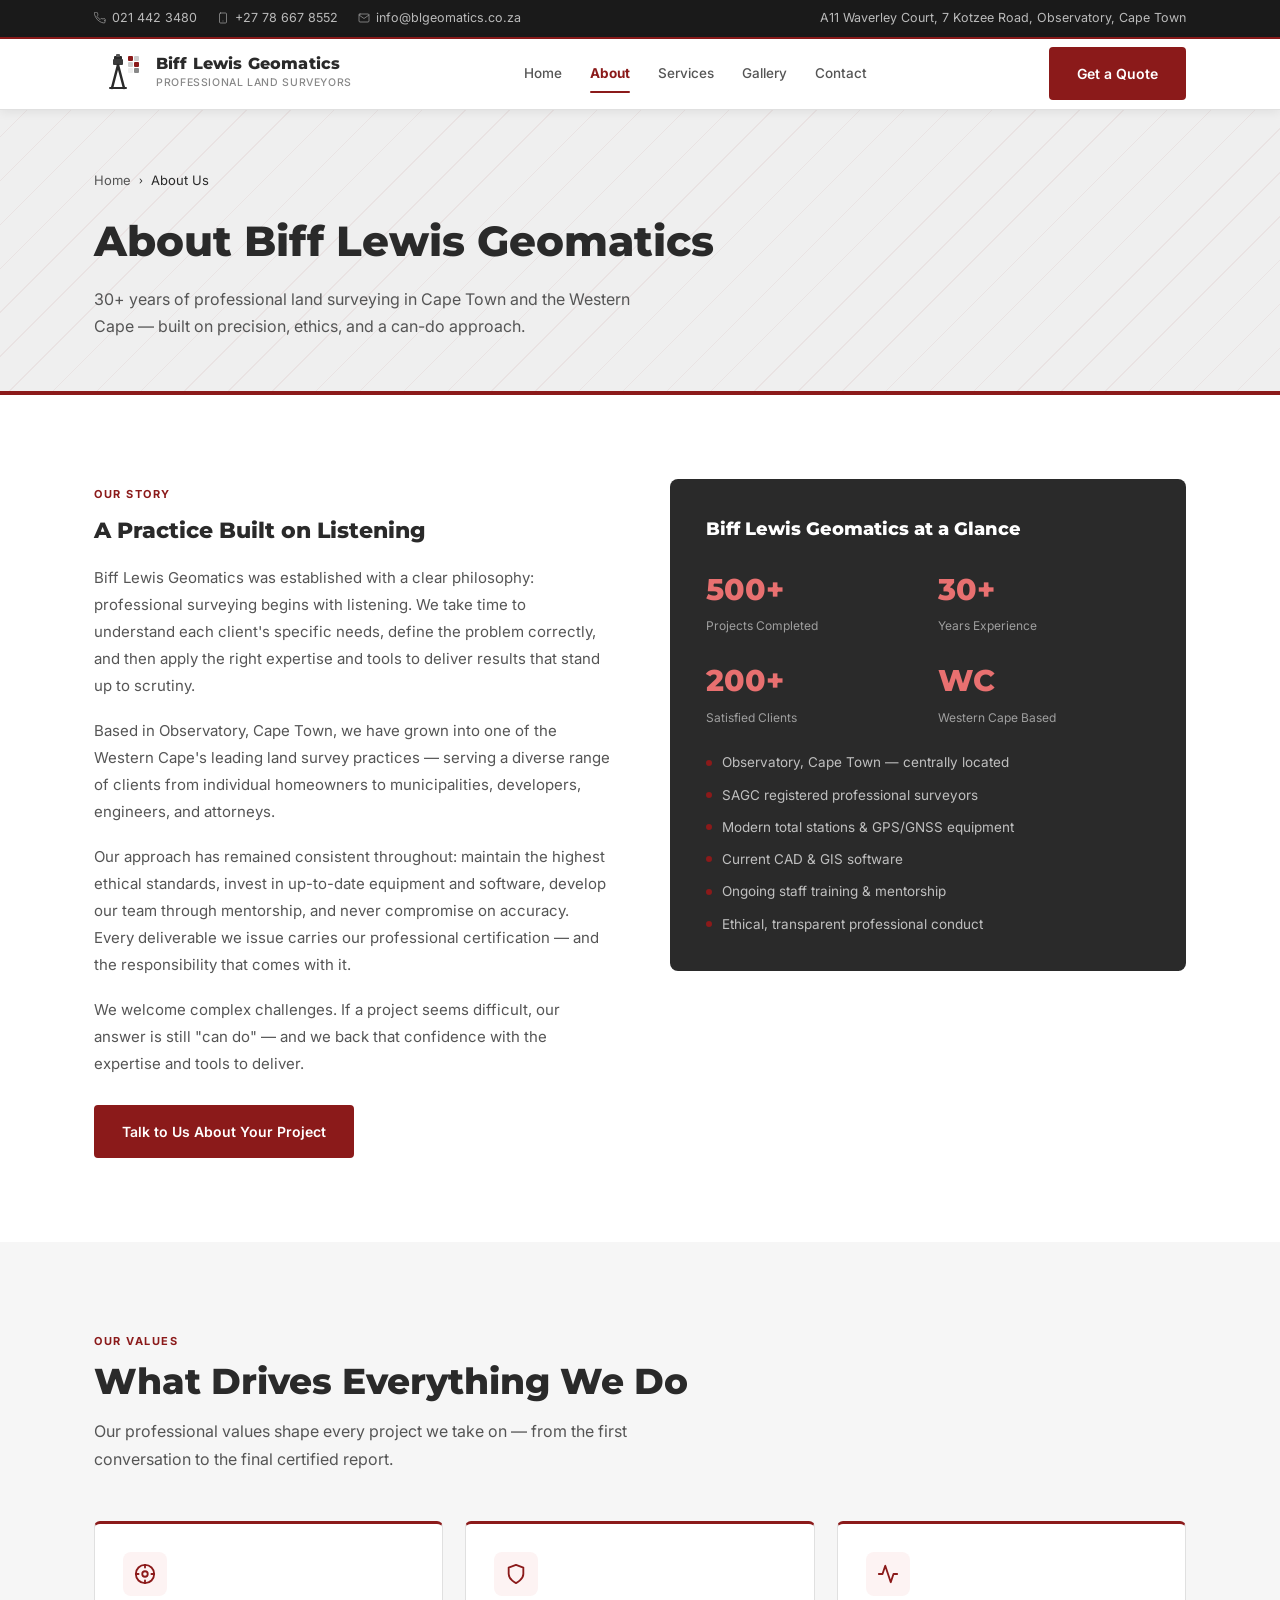
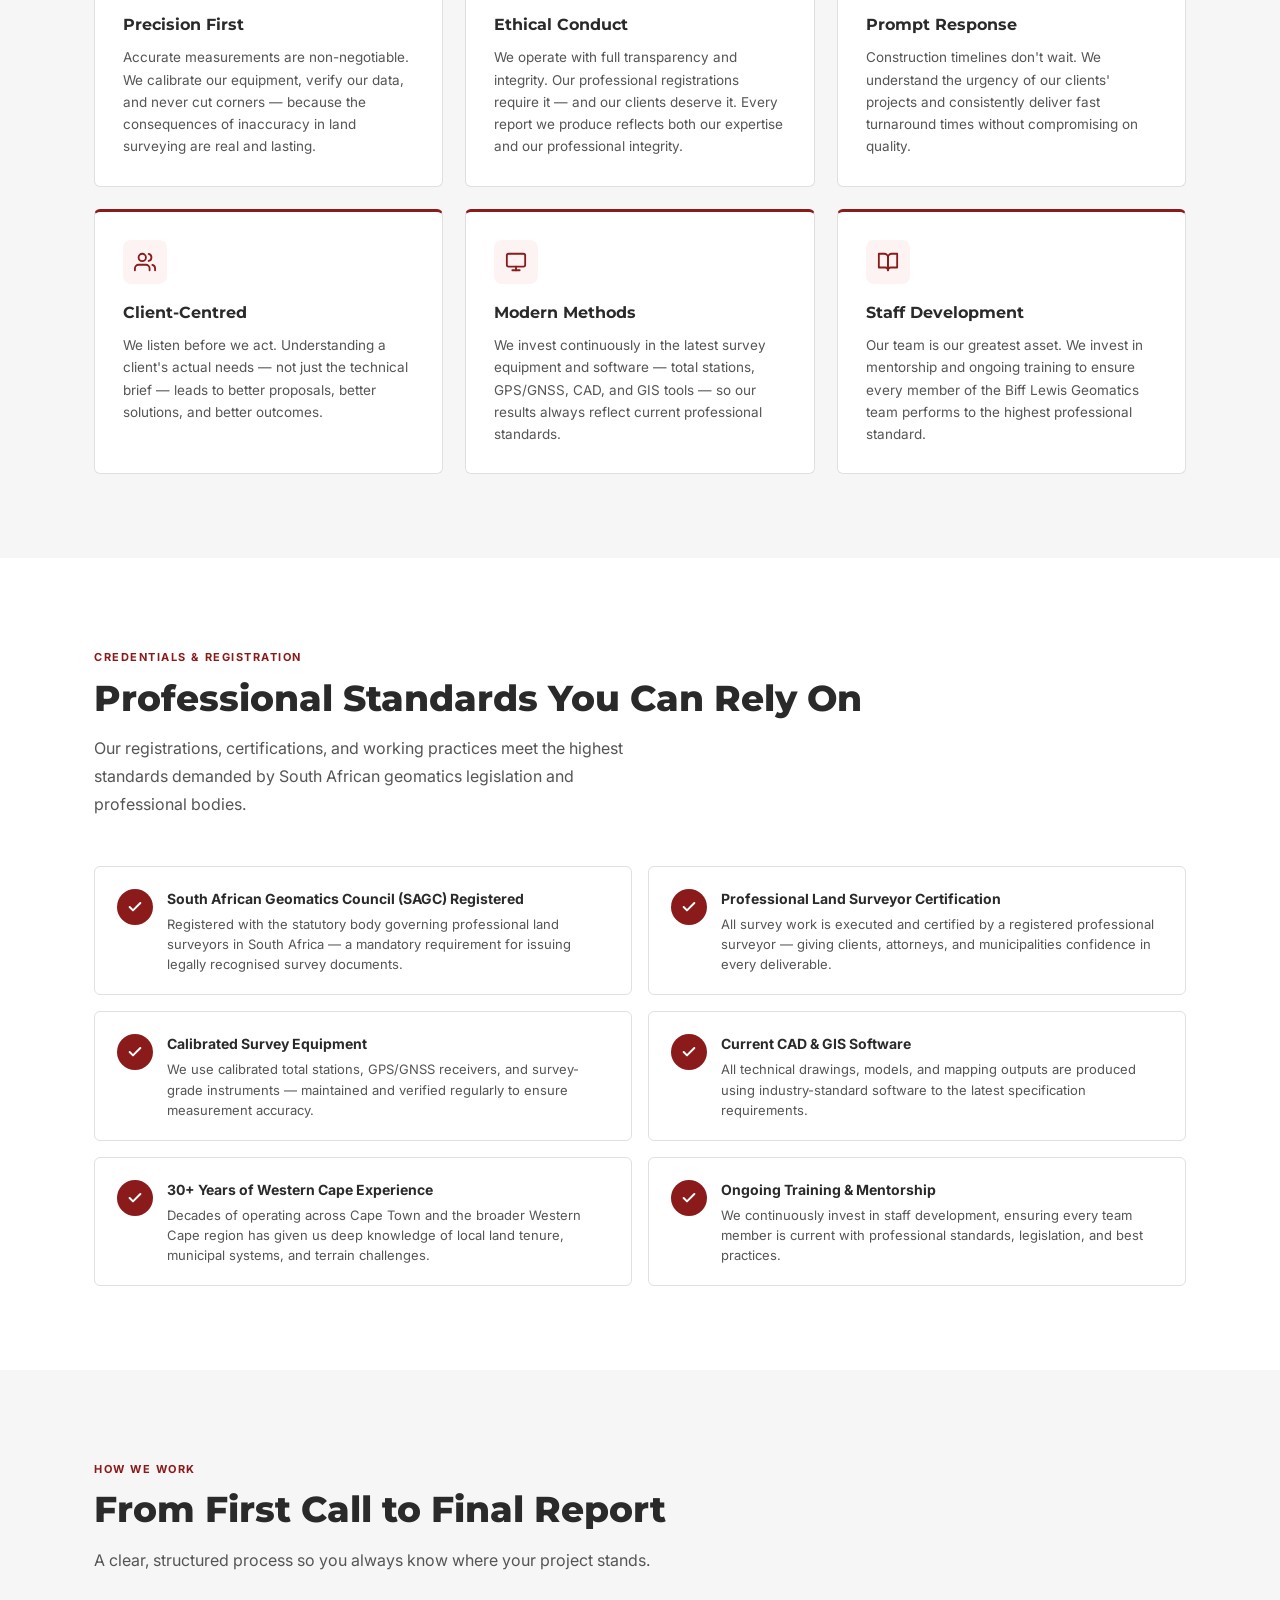
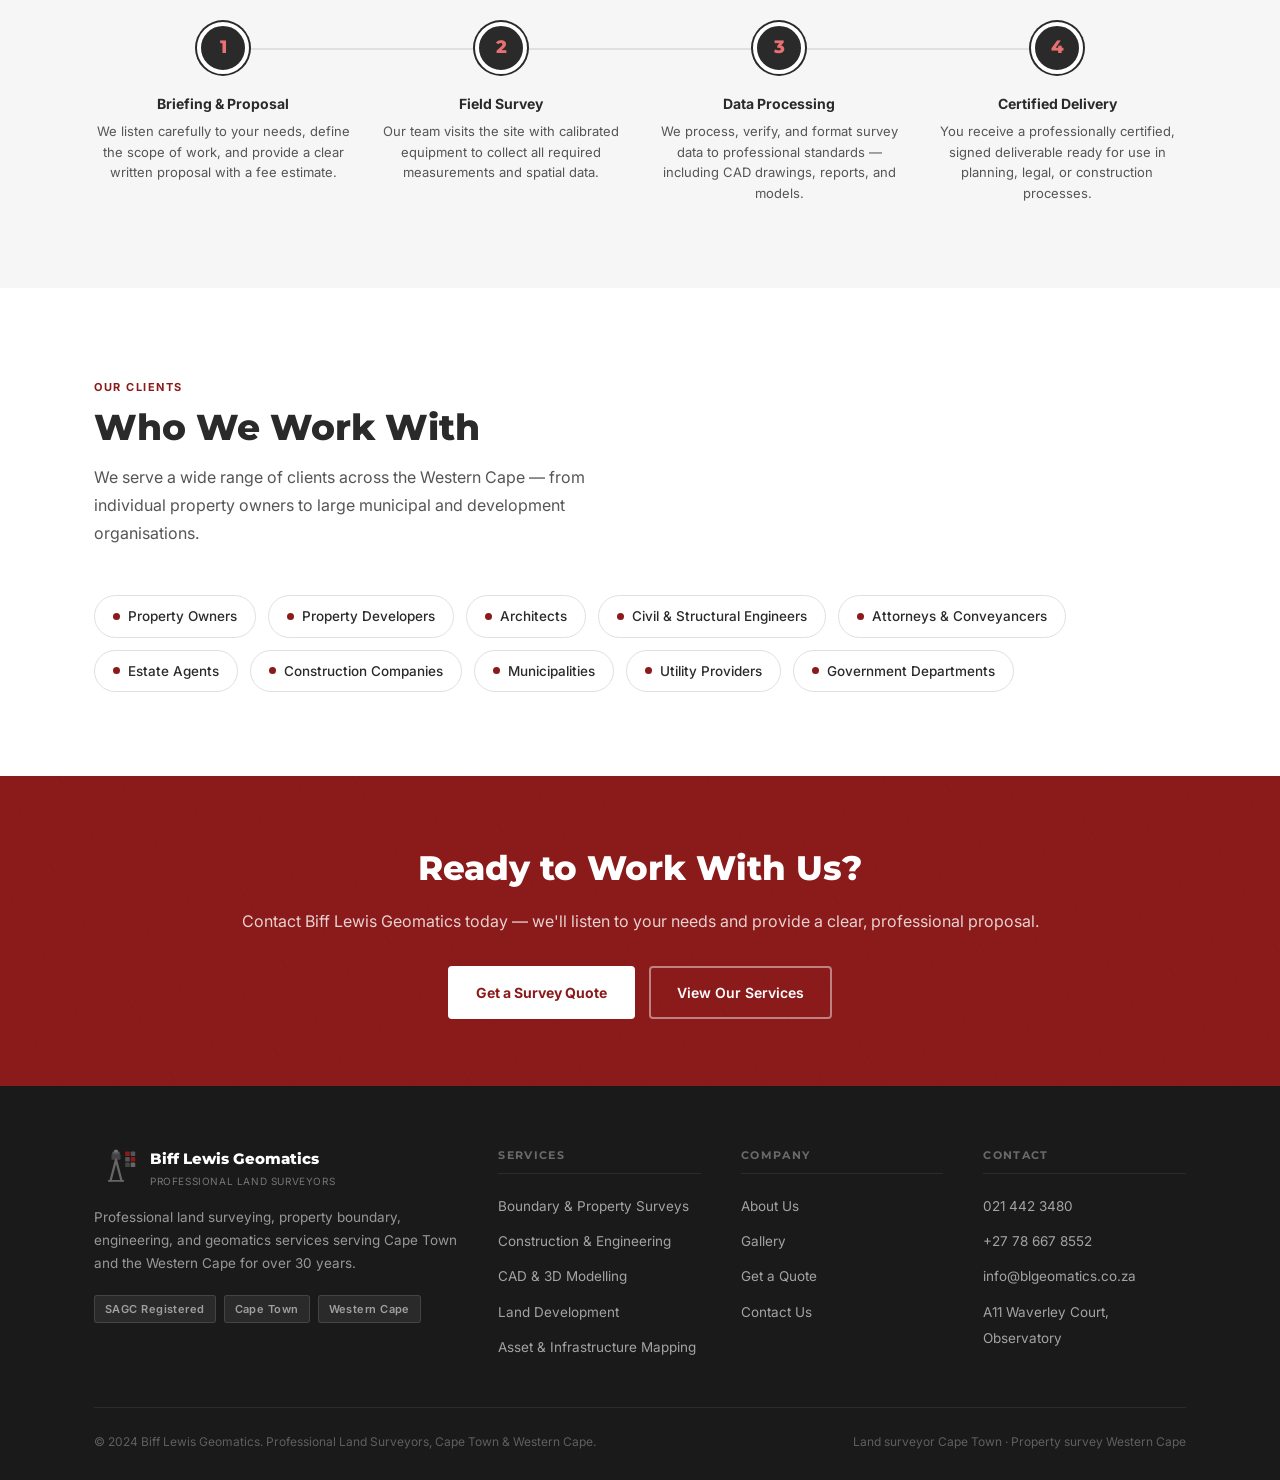
<file: about.html>
<!DOCTYPE html>
<html lang="en">
<head>
  <meta charset="UTF-8" />
  <meta name="viewport" content="width=device-width, initial-scale=1.0" />
  <title>About Us | Biff Lewis Geomatics – Land Surveyors Cape Town</title>
  <meta name="description" content="Learn about Biff Lewis Geomatics – 30+ years of professional land surveying experience in Cape Town and the Western Cape. SAGC registered. Precise, prompt, and professional." />
  <link rel="preconnect" href="https://fonts.googleapis.com" />
  <link rel="preconnect" href="https://fonts.gstatic.com" crossorigin />
  <link href="https://fonts.googleapis.com/css2?family=Inter:wght@300;400;500;600;700&family=Montserrat:wght@600;700;800&display=swap" rel="stylesheet" />
  <link rel="stylesheet" href="style.css" />
  <style>
    /* STORY SECTION */
    .story-grid { display: grid; grid-template-columns: 1fr 1fr; gap: 60px; align-items: start; }
    .story-text h3 { font-family: 'Montserrat', sans-serif; font-size: 22px; font-weight: 800; color: var(--charcoal); margin-bottom: 14px; }
    .story-text p  { font-size: 15px; color: var(--mid); line-height: 1.8; margin-bottom: 18px; }

    .story-aside {
      background: var(--charcoal);
      border-radius: 8px;
      padding: 36px;
      color: var(--white);
      position: sticky;
      top: 90px;
    }
    .story-aside h4 { font-family: 'Montserrat', sans-serif; font-size: 18px; font-weight: 800; color: var(--white); margin-bottom: 20px; }
    .aside-stats { display: grid; grid-template-columns: 1fr 1fr; gap: 20px; margin-bottom: 24px; }
    .aside-stat .n { font-family: 'Montserrat', sans-serif; font-size: 30px; font-weight: 800; color: #e87070; }
    .aside-stat .l { font-size: 12px; color: rgba(255,255,255,.55); margin-top: 2px; }
    .aside-list { display: flex; flex-direction: column; gap: 10px; }
    .aside-item { display: flex; align-items: center; gap: 10px; font-size: 13.5px; color: rgba(255,255,255,.7); }
    .aside-dot  { width: 6px; height: 6px; background: var(--red); border-radius: 50%; flex-shrink: 0; }

    /* VALUES */
    .values-grid { display: grid; grid-template-columns: repeat(3, 1fr); gap: 22px; margin-top: 44px; }
    .value-card {
      background: var(--white);
      border: 1px solid var(--grey-light);
      border-top: 3px solid var(--red);
      border-radius: 6px;
      padding: 28px;
    }
    .value-icon { width: 44px; height: 44px; background: var(--red-light); border-radius: 8px; display: flex; align-items: center; justify-content: center; margin-bottom: 16px; }
    .value-icon svg { width: 22px; height: 22px; color: var(--red); }
    .value-card h3 { font-family: 'Montserrat', sans-serif; font-size: 16px; font-weight: 700; color: var(--charcoal); margin-bottom: 8px; }
    .value-card p  { font-size: 13.5px; color: var(--mid); line-height: 1.65; }

    /* CREDENTIALS */
    .cred-grid { display: grid; grid-template-columns: 1fr 1fr; gap: 16px; margin-top: 44px; }
    .cred-item {
      display: flex; align-items: flex-start; gap: 14px;
      background: var(--white);
      border: 1px solid var(--grey-light);
      border-radius: 6px;
      padding: 20px 22px;
    }
    .cred-check {
      width: 36px; height: 36px; flex-shrink: 0;
      background: var(--red);
      border-radius: 50%;
      display: flex; align-items: center; justify-content: center;
      margin-top: 2px;
    }
    .cred-check svg { width: 16px; height: 16px; color: white; }
    .cred-item h4  { font-size: 14px; font-weight: 700; color: var(--charcoal); margin-bottom: 4px; }
    .cred-item p   { font-size: 13px; color: var(--mid); line-height: 1.55; }

    /* PROCESS */
    .process-grid { display: grid; grid-template-columns: repeat(4, 1fr); gap: 20px; margin-top: 44px; position: relative; }
    .process-grid::before {
      content: '';
      position: absolute;
      top: 26px; left: 12%; right: 12%;
      height: 2px;
      background: var(--grey-light);
    }
    .p-step { display: flex; flex-direction: column; align-items: center; text-align: center; position: relative; z-index: 1; }
    .p-circle {
      width: 52px; height: 52px;
      background: var(--charcoal);
      color: #e87070;
      border-radius: 50%;
      display: flex; align-items: center; justify-content: center;
      font-family: 'Montserrat', sans-serif;
      font-size: 18px; font-weight: 800;
      margin-bottom: 18px;
      border: 4px solid var(--white);
      box-shadow: 0 0 0 2px var(--charcoal);
    }
    .p-step h4 { font-size: 14px; font-weight: 700; color: var(--charcoal); margin-bottom: 6px; }
    .p-step p  { font-size: 13px; color: var(--mid); line-height: 1.6; }

    /* CLIENTS SERVED */
    .clients-wrap { display: flex; flex-wrap: wrap; gap: 12px; margin-top: 32px; }
    .client-pill {
      display: flex; align-items: center; gap: 8px;
      background: var(--white);
      border: 1px solid var(--grey-light);
      border-radius: 30px;
      padding: 9px 18px;
      font-size: 13.5px; font-weight: 500;
      color: var(--charcoal);
    }
    .client-pill-dot { width: 7px; height: 7px; background: var(--red); border-radius: 50%; }

    @media (max-width: 1024px) {
      .story-grid { grid-template-columns: 1fr; gap: 36px; }
      .story-aside { position: static; }
      .values-grid { grid-template-columns: 1fr 1fr; }
      .process-grid { grid-template-columns: 1fr 1fr; gap: 28px; }
      .process-grid::before { display: none; }
    }
    @media (max-width: 768px) {
      .values-grid { grid-template-columns: 1fr; }
      .cred-grid   { grid-template-columns: 1fr; }
      .aside-stats { grid-template-columns: 1fr 1fr; }
    }
  </style>
</head>
<body>

<!-- TOP BAR -->
<div class="topbar">
  <div class="container">
    <div class="topbar-contacts">
      <span class="topbar-contact">
        <svg class="topbar-icon" viewBox="0 0 24 24" fill="none" stroke="currentColor" stroke-width="2" stroke-linecap="round" stroke-linejoin="round"><path d="M22 16.92v3a2 2 0 01-2.18 2 19.79 19.79 0 01-8.63-3.07A19.5 19.5 0 013.07 9.81 19.79 19.79 0 01.4 1.15 2 2 0 012 .5h3a2 2 0 012 1.72c.127.96.361 1.903.7 2.81a2 2 0 01-.45 2.11L6.09 8.91a16 16 0 006 6l1.27-1.27a2 2 0 012.11-.45c.907.339 1.85.573 2.81.7A2 2 0 0122 16.92z"/></svg>
        <a href="tel:+27214423480">021 442 3480</a>
      </span>
      <span class="topbar-contact">
        <svg class="topbar-icon" viewBox="0 0 24 24" fill="none" stroke="currentColor" stroke-width="2" stroke-linecap="round" stroke-linejoin="round"><rect x="5" y="2" width="14" height="20" rx="2"/><line x1="12" y1="18" x2="12.01" y2="18"/></svg>
        <a href="tel:+27786678552">+27 78 667 8552</a>
      </span>
      <span class="topbar-contact">
        <svg class="topbar-icon" viewBox="0 0 24 24" fill="none" stroke="currentColor" stroke-width="2" stroke-linecap="round" stroke-linejoin="round"><path d="M4 4h16c1.1 0 2 .9 2 2v12c0 1.1-.9 2-2 2H4c-1.1 0-2-.9-2-2V6c0-1.1.9-2 2-2z"/><polyline points="22,6 12,13 2,6"/></svg>
        <a href="mailto:info@blgeomatics.co.za">info@blgeomatics.co.za</a>
      </span>
    </div>
    <span>A11 Waverley Court, 7 Kotzee Road, Observatory, Cape Town</span>
  </div>
</div>

<!-- NAVBAR -->
<nav class="navbar" id="navbar">
  <div class="container">
    <a href="index.html" class="nav-brand">
      <svg class="nav-logo" viewBox="0 0 48 48" fill="none">
        <rect x="20" y="6" width="8" height="4" rx="1" fill="#2a2a2a"/>
        <rect x="22" y="4" width="4" height="3" rx="1" fill="#555"/>
        <rect x="19" y="9" width="10" height="6" rx="1" fill="#3a3a3a"/>
        <line x1="24" y1="15" x2="18" y2="38" stroke="#2a2a2a" stroke-width="2.5" stroke-linecap="round"/>
        <line x1="24" y1="15" x2="30" y2="38" stroke="#2a2a2a" stroke-width="2.5" stroke-linecap="round"/>
        <line x1="16" y1="38" x2="32" y2="38" stroke="#2a2a2a" stroke-width="2" stroke-linecap="round"/>
        <rect x="34" y="6"  width="5" height="5" rx="1" fill="#8B1A1A"/>
        <rect x="40" y="6"  width="5" height="5" rx="1" fill="#ccc"/>
        <rect x="34" y="12" width="5" height="5" rx="1" fill="#ccc"/>
        <rect x="40" y="12" width="5" height="5" rx="1" fill="#8B1A1A"/>
        <rect x="34" y="18" width="5" height="5" rx="1" fill="#eee"/>
        <rect x="40" y="18" width="5" height="5" rx="1" fill="#888"/>
      </svg>
      <div class="nav-brand-text">
        <div class="brand-name">Biff Lewis Geomatics</div>
        <div class="brand-sub">Professional Land Surveyors</div>
      </div>
    </a>
    <nav class="nav-menu" id="navMenu">
      <a href="index.html">Home</a>
      <a href="about.html" class="active">About</a>
      <a href="services.html">Services</a>
      <a href="gallery.html">Gallery</a>
      <a href="contact.html">Contact</a>
    </nav>
    <a href="contact.html" class="btn btn--red nav-cta">Get a Quote</a>
    <button class="hamburger" id="hamburger" aria-label="Menu"><span></span><span></span><span></span></button>
  </div>
</nav>

<!-- PAGE HERO -->
<div class="page-hero">
  <div class="container">
    <div class="breadcrumb">
      <a href="index.html">Home</a>
      <span class="breadcrumb-sep">›</span>
      <span>About Us</span>
    </div>
    <h1>About Biff Lewis Geomatics</h1>
    <p>30+ years of professional land surveying in Cape Town and the Western Cape — built on precision, ethics, and a can-do approach.</p>
  </div>
</div>
<div class="hero-accent-bar"></div>

<!-- COMPANY STORY -->
<section class="section">
  <div class="container">
    <div class="story-grid">
      <div class="story-text">
        <span class="label">Our Story</span>
        <h3>A Practice Built on Listening</h3>
        <p>Biff Lewis Geomatics was established with a clear philosophy: professional surveying begins with listening. We take time to understand each client's specific needs, define the problem correctly, and then apply the right expertise and tools to deliver results that stand up to scrutiny.</p>
        <p>Based in Observatory, Cape Town, we have grown into one of the Western Cape's leading land survey practices — serving a diverse range of clients from individual homeowners to municipalities, developers, engineers, and attorneys.</p>
        <p>Our approach has remained consistent throughout: maintain the highest ethical standards, invest in up-to-date equipment and software, develop our team through mentorship, and never compromise on accuracy. Every deliverable we issue carries our professional certification — and the responsibility that comes with it.</p>
        <p>We welcome complex challenges. If a project seems difficult, our answer is still "can do" — and we back that confidence with the expertise and tools to deliver.</p>
        <div style="margin-top: 28px;">
          <a href="contact.html" class="btn btn--red">Talk to Us About Your Project</a>
        </div>
      </div>

      <div class="story-aside">
        <h4>Biff Lewis Geomatics at a Glance</h4>
        <div class="aside-stats">
          <div class="aside-stat"><div class="n">500+</div><div class="l">Projects Completed</div></div>
          <div class="aside-stat"><div class="n">30+</div><div class="l">Years Experience</div></div>
          <div class="aside-stat"><div class="n">200+</div><div class="l">Satisfied Clients</div></div>
          <div class="aside-stat"><div class="n">WC</div><div class="l">Western Cape Based</div></div>
        </div>
        <div class="aside-list">
          <div class="aside-item"><span class="aside-dot"></span>Observatory, Cape Town — centrally located</div>
          <div class="aside-item"><span class="aside-dot"></span>SAGC registered professional surveyors</div>
          <div class="aside-item"><span class="aside-dot"></span>Modern total stations &amp; GPS/GNSS equipment</div>
          <div class="aside-item"><span class="aside-dot"></span>Current CAD &amp; GIS software</div>
          <div class="aside-item"><span class="aside-dot"></span>Ongoing staff training &amp; mentorship</div>
          <div class="aside-item"><span class="aside-dot"></span>Ethical, transparent professional conduct</div>
        </div>
      </div>
    </div>
  </div>
</section>

<!-- VALUES -->
<section class="section section--alt">
  <div class="container">
    <span class="label">Our Values</span>
    <h2 class="section-title">What Drives Everything We Do</h2>
    <p class="section-sub">Our professional values shape every project we take on — from the first conversation to the final certified report.</p>

    <div class="values-grid">
      <div class="value-card">
        <div class="value-icon">
          <svg viewBox="0 0 24 24" fill="none" stroke="currentColor" stroke-width="2" stroke-linecap="round" stroke-linejoin="round"><circle cx="12" cy="12" r="10"/><circle cx="12" cy="12" r="3"/><line x1="12" y1="2" x2="12" y2="5"/><line x1="12" y1="19" x2="12" y2="22"/><line x1="2" y1="12" x2="5" y2="12"/><line x1="19" y1="12" x2="22" y2="12"/></svg>
        </div>
        <h3>Precision First</h3>
        <p>Accurate measurements are non-negotiable. We calibrate our equipment, verify our data, and never cut corners — because the consequences of inaccuracy in land surveying are real and lasting.</p>
      </div>

      <div class="value-card">
        <div class="value-icon">
          <svg viewBox="0 0 24 24" fill="none" stroke="currentColor" stroke-width="2" stroke-linecap="round" stroke-linejoin="round"><path d="M12 22s8-4 8-10V5l-8-3-8 3v7c0 6 8 10 8 10z"/></svg>
        </div>
        <h3>Ethical Conduct</h3>
        <p>We operate with full transparency and integrity. Our professional registrations require it — and our clients deserve it. Every report we produce reflects both our expertise and our professional integrity.</p>
      </div>

      <div class="value-card">
        <div class="value-icon">
          <svg viewBox="0 0 24 24" fill="none" stroke="currentColor" stroke-width="2" stroke-linecap="round" stroke-linejoin="round"><polyline points="22 12 18 12 15 21 9 3 6 12 2 12"/></svg>
        </div>
        <h3>Prompt Response</h3>
        <p>Construction timelines don't wait. We understand the urgency of our clients' projects and consistently deliver fast turnaround times without compromising on quality.</p>
      </div>

      <div class="value-card">
        <div class="value-icon">
          <svg viewBox="0 0 24 24" fill="none" stroke="currentColor" stroke-width="2" stroke-linecap="round" stroke-linejoin="round"><path d="M17 21v-2a4 4 0 00-4-4H5a4 4 0 00-4 4v2"/><circle cx="9" cy="7" r="4"/><path d="M23 21v-2a4 4 0 00-3-3.87M16 3.13a4 4 0 010 7.75"/></svg>
        </div>
        <h3>Client-Centred</h3>
        <p>We listen before we act. Understanding a client's actual needs — not just the technical brief — leads to better proposals, better solutions, and better outcomes.</p>
      </div>

      <div class="value-card">
        <div class="value-icon">
          <svg viewBox="0 0 24 24" fill="none" stroke="currentColor" stroke-width="2" stroke-linecap="round" stroke-linejoin="round"><rect x="2" y="3" width="20" height="14" rx="2"/><line x1="8" y1="21" x2="16" y2="21"/><line x1="12" y1="17" x2="12" y2="21"/></svg>
        </div>
        <h3>Modern Methods</h3>
        <p>We invest continuously in the latest survey equipment and software — total stations, GPS/GNSS, CAD, and GIS tools — so our results always reflect current professional standards.</p>
      </div>

      <div class="value-card">
        <div class="value-icon">
          <svg viewBox="0 0 24 24" fill="none" stroke="currentColor" stroke-width="2" stroke-linecap="round" stroke-linejoin="round"><path d="M2 3h6a4 4 0 014 4v14a3 3 0 00-3-3H2z"/><path d="M22 3h-6a4 4 0 00-4 4v14a3 3 0 013-3h7z"/></svg>
        </div>
        <h3>Staff Development</h3>
        <p>Our team is our greatest asset. We invest in mentorship and ongoing training to ensure every member of the Biff Lewis Geomatics team performs to the highest professional standard.</p>
      </div>
    </div>
  </div>
</section>

<!-- CREDENTIALS -->
<section class="section">
  <div class="container">
    <span class="label">Credentials &amp; Registration</span>
    <h2 class="section-title">Professional Standards You Can Rely On</h2>
    <p class="section-sub">Our registrations, certifications, and working practices meet the highest standards demanded by South African geomatics legislation and professional bodies.</p>

    <div class="cred-grid">
      <div class="cred-item">
        <div class="cred-check"><svg viewBox="0 0 24 24" fill="none" stroke="currentColor" stroke-width="3" stroke-linecap="round" stroke-linejoin="round"><polyline points="20 6 9 17 4 12"/></svg></div>
        <div>
          <h4>South African Geomatics Council (SAGC) Registered</h4>
          <p>Registered with the statutory body governing professional land surveyors in South Africa — a mandatory requirement for issuing legally recognised survey documents.</p>
        </div>
      </div>
      <div class="cred-item">
        <div class="cred-check"><svg viewBox="0 0 24 24" fill="none" stroke="currentColor" stroke-width="3" stroke-linecap="round" stroke-linejoin="round"><polyline points="20 6 9 17 4 12"/></svg></div>
        <div>
          <h4>Professional Land Surveyor Certification</h4>
          <p>All survey work is executed and certified by a registered professional surveyor — giving clients, attorneys, and municipalities confidence in every deliverable.</p>
        </div>
      </div>
      <div class="cred-item">
        <div class="cred-check"><svg viewBox="0 0 24 24" fill="none" stroke="currentColor" stroke-width="3" stroke-linecap="round" stroke-linejoin="round"><polyline points="20 6 9 17 4 12"/></svg></div>
        <div>
          <h4>Calibrated Survey Equipment</h4>
          <p>We use calibrated total stations, GPS/GNSS receivers, and survey-grade instruments — maintained and verified regularly to ensure measurement accuracy.</p>
        </div>
      </div>
      <div class="cred-item">
        <div class="cred-check"><svg viewBox="0 0 24 24" fill="none" stroke="currentColor" stroke-width="3" stroke-linecap="round" stroke-linejoin="round"><polyline points="20 6 9 17 4 12"/></svg></div>
        <div>
          <h4>Current CAD &amp; GIS Software</h4>
          <p>All technical drawings, models, and mapping outputs are produced using industry-standard software to the latest specification requirements.</p>
        </div>
      </div>
      <div class="cred-item">
        <div class="cred-check"><svg viewBox="0 0 24 24" fill="none" stroke="currentColor" stroke-width="3" stroke-linecap="round" stroke-linejoin="round"><polyline points="20 6 9 17 4 12"/></svg></div>
        <div>
          <h4>30+ Years of Western Cape Experience</h4>
          <p>Decades of operating across Cape Town and the broader Western Cape region has given us deep knowledge of local land tenure, municipal systems, and terrain challenges.</p>
        </div>
      </div>
      <div class="cred-item">
        <div class="cred-check"><svg viewBox="0 0 24 24" fill="none" stroke="currentColor" stroke-width="3" stroke-linecap="round" stroke-linejoin="round"><polyline points="20 6 9 17 4 12"/></svg></div>
        <div>
          <h4>Ongoing Training &amp; Mentorship</h4>
          <p>We continuously invest in staff development, ensuring every team member is current with professional standards, legislation, and best practices.</p>
        </div>
      </div>
    </div>
  </div>
</section>

<!-- HOW WE WORK -->
<section class="section section--alt">
  <div class="container">
    <span class="label">How We Work</span>
    <h2 class="section-title">From First Call to Final Report</h2>
    <p class="section-sub">A clear, structured process so you always know where your project stands.</p>
    <div class="process-grid">
      <div class="p-step">
        <div class="p-circle">1</div>
        <h4>Briefing &amp; Proposal</h4>
        <p>We listen carefully to your needs, define the scope of work, and provide a clear written proposal with a fee estimate.</p>
      </div>
      <div class="p-step">
        <div class="p-circle">2</div>
        <h4>Field Survey</h4>
        <p>Our team visits the site with calibrated equipment to collect all required measurements and spatial data.</p>
      </div>
      <div class="p-step">
        <div class="p-circle">3</div>
        <h4>Data Processing</h4>
        <p>We process, verify, and format survey data to professional standards — including CAD drawings, reports, and models.</p>
      </div>
      <div class="p-step">
        <div class="p-circle">4</div>
        <h4>Certified Delivery</h4>
        <p>You receive a professionally certified, signed deliverable ready for use in planning, legal, or construction processes.</p>
      </div>
    </div>
  </div>
</section>

<!-- WHO WE SERVE -->
<section class="section">
  <div class="container">
    <span class="label">Our Clients</span>
    <h2 class="section-title">Who We Work With</h2>
    <p class="section-sub">We serve a wide range of clients across the Western Cape — from individual property owners to large municipal and development organisations.</p>
    <div class="clients-wrap">
      <div class="client-pill"><span class="client-pill-dot"></span>Property Owners</div>
      <div class="client-pill"><span class="client-pill-dot"></span>Property Developers</div>
      <div class="client-pill"><span class="client-pill-dot"></span>Architects</div>
      <div class="client-pill"><span class="client-pill-dot"></span>Civil &amp; Structural Engineers</div>
      <div class="client-pill"><span class="client-pill-dot"></span>Attorneys &amp; Conveyancers</div>
      <div class="client-pill"><span class="client-pill-dot"></span>Estate Agents</div>
      <div class="client-pill"><span class="client-pill-dot"></span>Construction Companies</div>
      <div class="client-pill"><span class="client-pill-dot"></span>Municipalities</div>
      <div class="client-pill"><span class="client-pill-dot"></span>Utility Providers</div>
      <div class="client-pill"><span class="client-pill-dot"></span>Government Departments</div>
    </div>
  </div>
</section>

<!-- CTA -->
<div class="cta-banner">
  <div class="container">
    <h2>Ready to Work With Us?</h2>
    <p>Contact Biff Lewis Geomatics today — we'll listen to your needs and provide a clear, professional proposal.</p>
    <div class="btn-group">
      <a href="contact.html" class="btn btn--white">Get a Survey Quote</a>
      <a href="services.html" class="btn btn--outline-white">View Our Services</a>
    </div>
  </div>
</div>

<!-- FOOTER -->
<footer>
  <div class="container">
    <div class="footer-grid">
      <div>
        <div class="footer-brand-logo">
          <svg class="footer-logo" viewBox="0 0 48 48" fill="none">
            <rect x="20" y="6" width="8" height="4" rx="1" fill="#555"/>
            <rect x="22" y="4" width="4" height="3" rx="1" fill="#777"/>
            <rect x="19" y="9" width="10" height="6" rx="1" fill="#444"/>
            <line x1="24" y1="15" x2="18" y2="38" stroke="#666" stroke-width="2.5" stroke-linecap="round"/>
            <line x1="24" y1="15" x2="30" y2="38" stroke="#666" stroke-width="2.5" stroke-linecap="round"/>
            <line x1="16" y1="38" x2="32" y2="38" stroke="#666" stroke-width="2" stroke-linecap="round"/>
            <rect x="34" y="6"  width="5" height="5" rx="1" fill="#8B1A1A"/>
            <rect x="40" y="6"  width="5" height="5" rx="1" fill="#555"/>
            <rect x="34" y="12" width="5" height="5" rx="1" fill="#555"/>
            <rect x="40" y="12" width="5" height="5" rx="1" fill="#8B1A1A"/>
            <rect x="34" y="18" width="5" height="5" rx="1" fill="#444"/>
            <rect x="40" y="18" width="5" height="5" rx="1" fill="#666"/>
          </svg>
          <div>
            <div class="footer-brand-name">Biff Lewis Geomatics</div>
            <div class="footer-brand-sub">Professional Land Surveyors</div>
          </div>
        </div>
        <p class="footer-desc">Professional land surveying, property boundary, engineering, and geomatics services serving Cape Town and the Western Cape for over 30 years.</p>
        <div class="footer-badges">
          <span class="footer-badge">SAGC Registered</span>
          <span class="footer-badge">Cape Town</span>
          <span class="footer-badge">Western Cape</span>
        </div>
      </div>
      <div class="footer-col">
        <h4>Services</h4>
        <ul>
          <li><a href="services.html">Boundary &amp; Property Surveys</a></li>
          <li><a href="services.html">Construction &amp; Engineering</a></li>
          <li><a href="services.html">CAD &amp; 3D Modelling</a></li>
          <li><a href="services.html">Land Development</a></li>
          <li><a href="services.html">Asset &amp; Infrastructure Mapping</a></li>
        </ul>
      </div>
      <div class="footer-col">
        <h4>Company</h4>
        <ul>
          <li><a href="about.html">About Us</a></li>
          <li><a href="gallery.html">Gallery</a></li>
          <li><a href="contact.html">Get a Quote</a></li>
          <li><a href="contact.html">Contact Us</a></li>
        </ul>
      </div>
      <div class="footer-col">
        <h4>Contact</h4>
        <ul>
          <li><a href="tel:+27214423480">021 442 3480</a></li>
          <li><a href="tel:+27786678552">+27 78 667 8552</a></li>
          <li><a href="mailto:info@blgeomatics.co.za">info@blgeomatics.co.za</a></li>
          <li><a href="contact.html">A11 Waverley Court, Observatory</a></li>
        </ul>
      </div>
    </div>
    <div class="footer-bottom">
      <span>© 2024 Biff Lewis Geomatics. Professional Land Surveyors, Cape Town &amp; Western Cape.</span>
      <span>Land surveyor Cape Town · Property survey Western Cape</span>
    </div>
  </div>
</footer>

<script>
  const hamburger = document.getElementById('hamburger');
  const navbar    = document.getElementById('navbar');
  hamburger.addEventListener('click', () => navbar.classList.toggle('mobile-open'));
  document.querySelectorAll('.nav-menu a').forEach(a => a.addEventListener('click', () => navbar.classList.remove('mobile-open')));
</script>
</body>
</html>
</file>
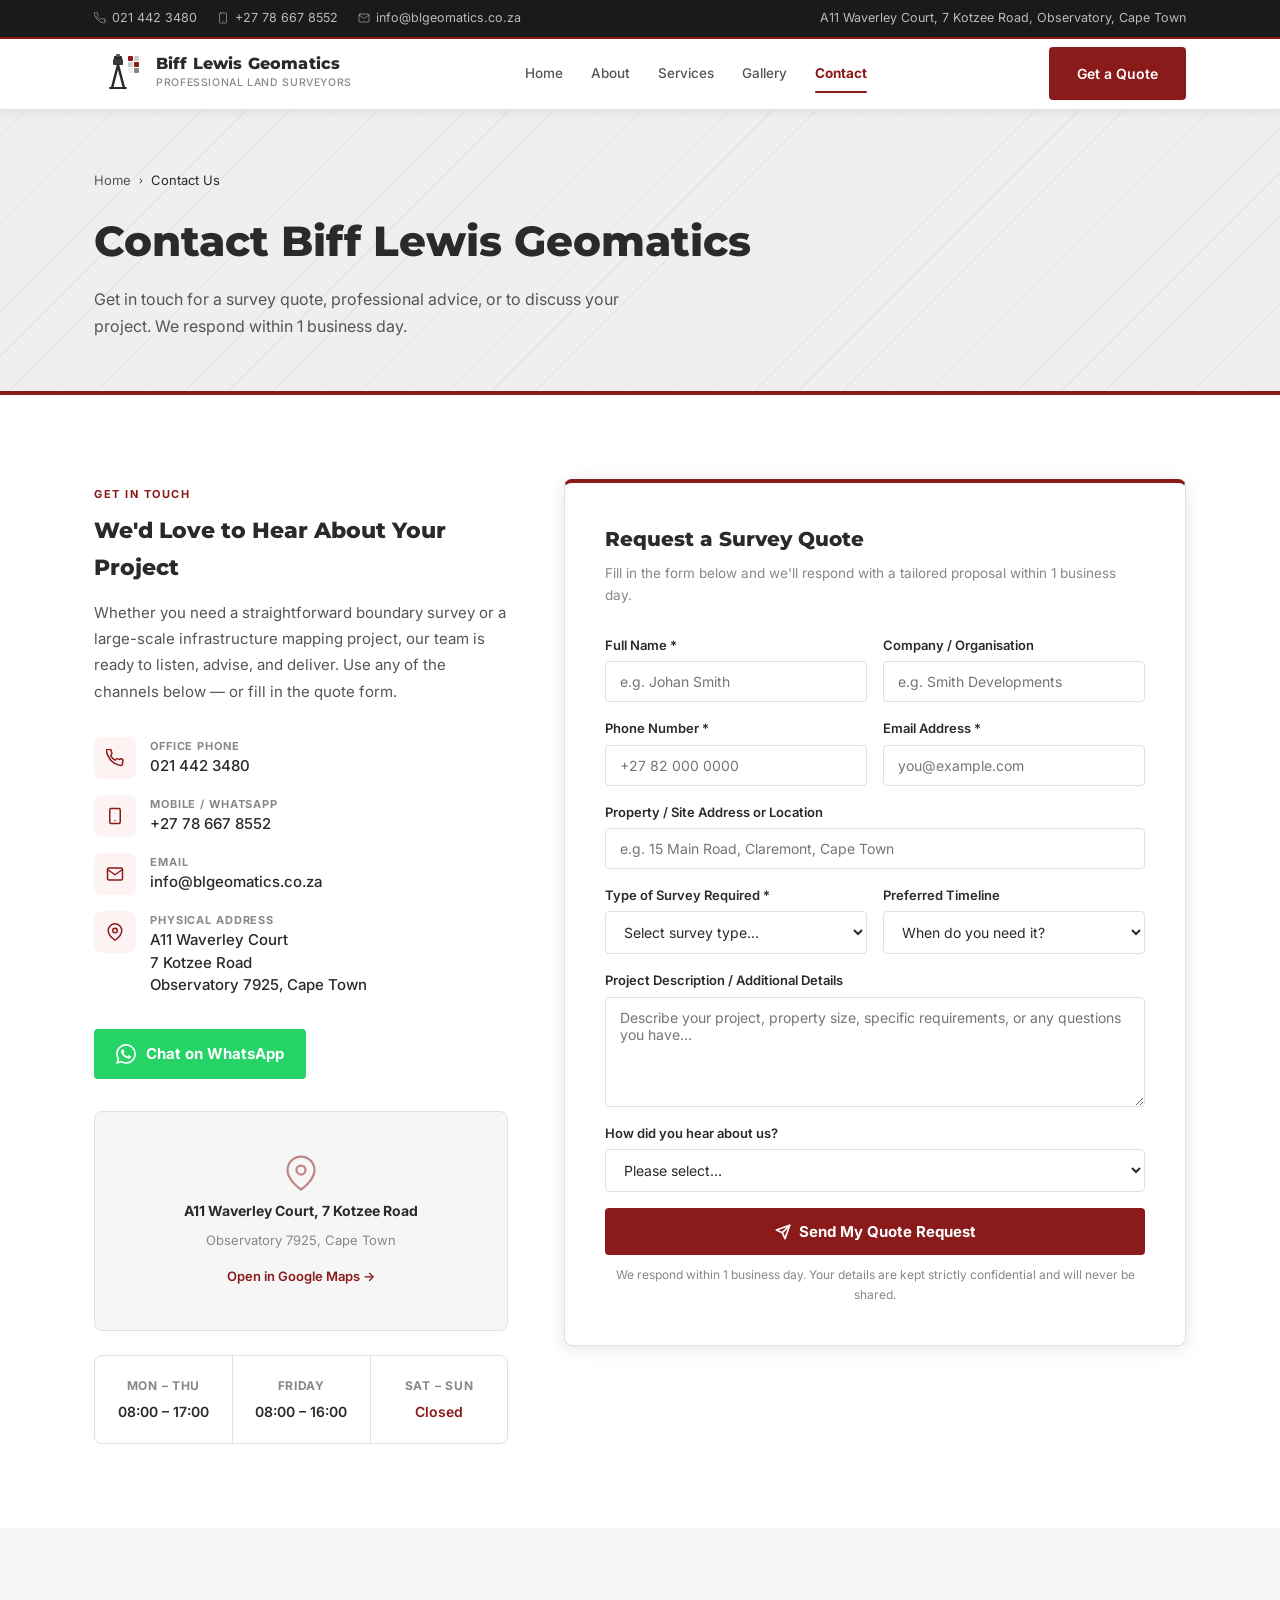
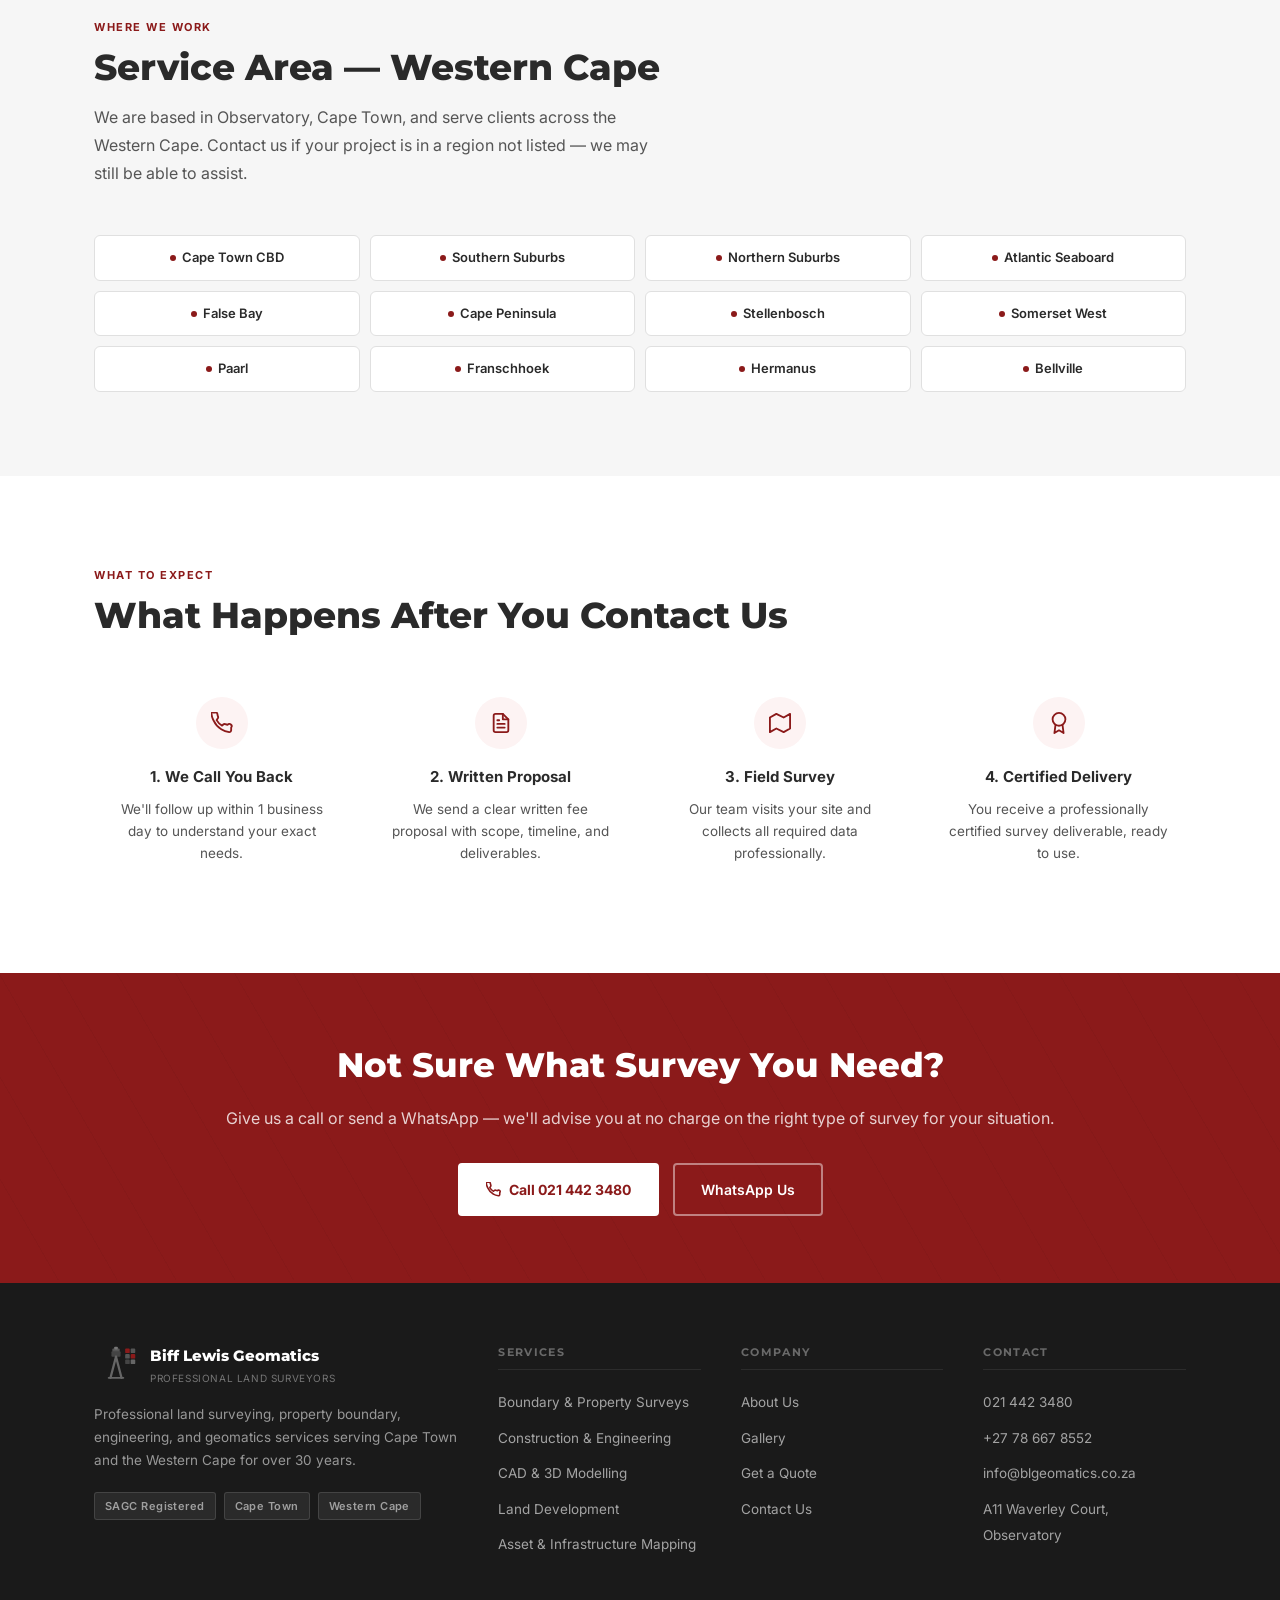
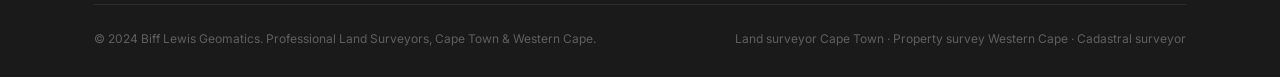
<file: contact.html>
<!DOCTYPE html>
<html lang="en">
<head>
  <meta charset="UTF-8" />
  <meta name="viewport" content="width=device-width, initial-scale=1.0" />
  <title>Contact Us | Biff Lewis Geomatics – Land Surveyors Cape Town</title>
  <meta name="description" content="Contact Biff Lewis Geomatics for a land survey quote. Call 021 442 3480, WhatsApp +27 78 667 8552, or fill in our online quote form. Serving Cape Town and the Western Cape." />
  <link rel="preconnect" href="https://fonts.googleapis.com" />
  <link rel="preconnect" href="https://fonts.gstatic.com" crossorigin />
  <link href="https://fonts.googleapis.com/css2?family=Inter:wght@300;400;500;600;700&family=Montserrat:wght@600;700;800&display=swap" rel="stylesheet" />
  <link rel="stylesheet" href="style.css" />
  <style>
    /* CONTACT SPLIT */
    .contact-layout {
      display: grid;
      grid-template-columns: 1fr 1.5fr;
      gap: 56px;
      align-items: start;
    }

    /* LEFT: INFO */
    .contact-info-block h3 {
      font-family: 'Montserrat', sans-serif;
      font-size: 22px; font-weight: 800;
      color: var(--charcoal);
      margin-bottom: 14px;
    }
    .contact-info-block > p {
      font-size: 15px; color: var(--mid); line-height: 1.75; margin-bottom: 32px;
    }

    .contact-details { display: flex; flex-direction: column; gap: 16px; margin-bottom: 32px; }
    .cd-row {
      display: flex; gap: 14px; align-items: flex-start;
    }
    .cd-icon-wrap {
      width: 42px; height: 42px; flex-shrink: 0;
      background: var(--red-light);
      border-radius: 8px;
      display: flex; align-items: center; justify-content: center;
    }
    .cd-icon-wrap svg { width: 18px; height: 18px; color: var(--red); }
    .cd-lbl  { font-size: 11px; font-weight: 700; letter-spacing: .08em; text-transform: uppercase; color: var(--grey); }
    .cd-val  { font-size: 15px; font-weight: 500; color: var(--charcoal); line-height: 1.5; }
    .cd-val a { color: var(--charcoal); transition: color .15s; }
    .cd-val a:hover { color: var(--red); }

    /* WhatsApp button */
    .whatsapp-btn {
      display: inline-flex; align-items: center; gap: 10px;
      background: #25d366;
      color: var(--white);
      padding: 13px 22px;
      border-radius: var(--radius);
      font-size: 15px; font-weight: 700;
      transition: background .2s;
      margin-bottom: 32px;
    }
    .whatsapp-btn:hover { background: #1fb558; transform: translateY(-1px); }
    .whatsapp-btn svg   { width: 20px; height: 20px; }

    /* Map placeholder */
    .map-placeholder {
      background: var(--grey-bg);
      border: 1px solid var(--grey-light);
      border-radius: 8px;
      height: 220px;
      display: flex; flex-direction: column; align-items: center; justify-content: center;
      text-align: center;
      gap: 8px;
      color: var(--grey);
    }
    .map-placeholder svg { width: 36px; height: 36px; color: var(--red); opacity: .5; }
    .map-placeholder strong { display: block; font-size: 14px; font-weight: 700; color: var(--charcoal); }
    .map-placeholder span  { font-size: 13px; }
    .map-link {
      display: inline-flex; align-items: center; gap: 4px;
      font-size: 13px; font-weight: 600; color: var(--red);
      margin-top: 6px;
    }

    /* RIGHT: FORM */
    .quote-form-box {
      background: var(--white);
      border: 1px solid var(--grey-light);
      border-top: 4px solid var(--red);
      border-radius: 8px;
      padding: 40px;
      box-shadow: var(--shadow);
    }
    .quote-form-box .form-title {
      font-family: 'Montserrat', sans-serif;
      font-size: 20px; font-weight: 800;
      color: var(--charcoal);
      margin-bottom: 6px;
    }
    .quote-form-box .form-sub {
      font-size: 13.5px; color: var(--grey); margin-bottom: 28px;
    }

    /* Hours strip */
    .hours-strip {
      display: grid;
      grid-template-columns: repeat(3, 1fr);
      gap: 1px;
      background: var(--grey-light);
      border: 1px solid var(--grey-light);
      border-radius: 8px;
      overflow: hidden;
      margin-top: 48px;
    }
    .hours-cell {
      background: var(--white);
      padding: 20px 18px;
      text-align: center;
    }
    .hours-cell h5  { font-size: 12px; font-weight: 700; letter-spacing: .06em; text-transform: uppercase; color: var(--grey); margin-bottom: 4px; }
    .hours-cell p   { font-size: 14px; font-weight: 600; color: var(--charcoal); }
    .hours-cell.closed p { color: var(--red); }

    /* Service area */
    .area-grid {
      display: grid;
      grid-template-columns: repeat(4, 1fr);
      gap: 10px;
      margin-top: 32px;
    }
    .area-tag {
      background: var(--white);
      border: 1px solid var(--grey-light);
      border-radius: 6px;
      padding: 11px 14px;
      text-align: center;
      font-size: 13px; font-weight: 600;
      color: var(--charcoal);
      display: flex; align-items: center; justify-content: center; gap: 6px;
    }
    .area-tag::before {
      content: '';
      width: 6px; height: 6px;
      background: var(--red);
      border-radius: 50%;
      flex-shrink: 0;
    }

    @media (max-width: 1024px) {
      .contact-layout { grid-template-columns: 1fr; gap: 40px; }
      .area-grid       { grid-template-columns: repeat(3, 1fr); }
    }
    @media (max-width: 640px) {
      .hours-strip { grid-template-columns: 1fr; }
      .area-grid   { grid-template-columns: 1fr 1fr; }
      .quote-form-box { padding: 24px; }
    }
  </style>
</head>
<body>

<!-- TOP BAR -->
<div class="topbar">
  <div class="container">
    <div class="topbar-contacts">
      <span class="topbar-contact">
        <svg class="topbar-icon" viewBox="0 0 24 24" fill="none" stroke="currentColor" stroke-width="2" stroke-linecap="round" stroke-linejoin="round"><path d="M22 16.92v3a2 2 0 01-2.18 2 19.79 19.79 0 01-8.63-3.07A19.5 19.5 0 013.07 9.81 19.79 19.79 0 01.4 1.15 2 2 0 012 .5h3a2 2 0 012 1.72c.127.96.361 1.903.7 2.81a2 2 0 01-.45 2.11L6.09 8.91a16 16 0 006 6l1.27-1.27a2 2 0 012.11-.45c.907.339 1.85.573 2.81.7A2 2 0 0122 16.92z"/></svg>
        <a href="tel:+27214423480">021 442 3480</a>
      </span>
      <span class="topbar-contact">
        <svg class="topbar-icon" viewBox="0 0 24 24" fill="none" stroke="currentColor" stroke-width="2" stroke-linecap="round" stroke-linejoin="round"><rect x="5" y="2" width="14" height="20" rx="2"/><line x1="12" y1="18" x2="12.01" y2="18"/></svg>
        <a href="tel:+27786678552">+27 78 667 8552</a>
      </span>
      <span class="topbar-contact">
        <svg class="topbar-icon" viewBox="0 0 24 24" fill="none" stroke="currentColor" stroke-width="2" stroke-linecap="round" stroke-linejoin="round"><path d="M4 4h16c1.1 0 2 .9 2 2v12c0 1.1-.9 2-2 2H4c-1.1 0-2-.9-2-2V6c0-1.1.9-2 2-2z"/><polyline points="22,6 12,13 2,6"/></svg>
        <a href="mailto:info@blgeomatics.co.za">info@blgeomatics.co.za</a>
      </span>
    </div>
    <span>A11 Waverley Court, 7 Kotzee Road, Observatory, Cape Town</span>
  </div>
</div>

<!-- NAVBAR -->
<nav class="navbar" id="navbar">
  <div class="container">
    <a href="index.html" class="nav-brand">
      <svg class="nav-logo" viewBox="0 0 48 48" fill="none">
        <rect x="20" y="6" width="8" height="4" rx="1" fill="#2a2a2a"/>
        <rect x="22" y="4" width="4" height="3" rx="1" fill="#555"/>
        <rect x="19" y="9" width="10" height="6" rx="1" fill="#3a3a3a"/>
        <line x1="24" y1="15" x2="18" y2="38" stroke="#2a2a2a" stroke-width="2.5" stroke-linecap="round"/>
        <line x1="24" y1="15" x2="30" y2="38" stroke="#2a2a2a" stroke-width="2.5" stroke-linecap="round"/>
        <line x1="16" y1="38" x2="32" y2="38" stroke="#2a2a2a" stroke-width="2" stroke-linecap="round"/>
        <rect x="34" y="6"  width="5" height="5" rx="1" fill="#8B1A1A"/>
        <rect x="40" y="6"  width="5" height="5" rx="1" fill="#ccc"/>
        <rect x="34" y="12" width="5" height="5" rx="1" fill="#ccc"/>
        <rect x="40" y="12" width="5" height="5" rx="1" fill="#8B1A1A"/>
        <rect x="34" y="18" width="5" height="5" rx="1" fill="#eee"/>
        <rect x="40" y="18" width="5" height="5" rx="1" fill="#888"/>
      </svg>
      <div class="nav-brand-text">
        <div class="brand-name">Biff Lewis Geomatics</div>
        <div class="brand-sub">Professional Land Surveyors</div>
      </div>
    </a>
    <nav class="nav-menu" id="navMenu">
      <a href="index.html">Home</a>
      <a href="about.html">About</a>
      <a href="services.html">Services</a>
      <a href="gallery.html">Gallery</a>
      <a href="contact.html" class="active">Contact</a>
    </nav>
    <a href="contact.html" class="btn btn--red nav-cta">Get a Quote</a>
    <button class="hamburger" id="hamburger" aria-label="Menu"><span></span><span></span><span></span></button>
  </div>
</nav>

<!-- PAGE HERO -->
<div class="page-hero">
  <div class="container">
    <div class="breadcrumb">
      <a href="index.html">Home</a>
      <span class="breadcrumb-sep">›</span>
      <span>Contact Us</span>
    </div>
    <h1>Contact Biff Lewis Geomatics</h1>
    <p>Get in touch for a survey quote, professional advice, or to discuss your project. We respond within 1 business day.</p>
  </div>
</div>
<div class="hero-accent-bar"></div>

<!-- CONTACT SECTION -->
<section class="section">
  <div class="container">
    <div class="contact-layout">

      <!-- LEFT: CONTACT INFO -->
      <div class="contact-info-block">
        <span class="label">Get in Touch</span>
        <h3>We'd Love to Hear About Your Project</h3>
        <p>Whether you need a straightforward boundary survey or a large-scale infrastructure mapping project, our team is ready to listen, advise, and deliver. Use any of the channels below — or fill in the quote form.</p>

        <div class="contact-details">
          <div class="cd-row">
            <div class="cd-icon-wrap">
              <svg viewBox="0 0 24 24" fill="none" stroke="currentColor" stroke-width="2" stroke-linecap="round" stroke-linejoin="round"><path d="M22 16.92v3a2 2 0 01-2.18 2 19.79 19.79 0 01-8.63-3.07A19.5 19.5 0 013.07 9.81 19.79 19.79 0 01.4 1.15 2 2 0 012 .5h3a2 2 0 012 1.72c.127.96.361 1.903.7 2.81a2 2 0 01-.45 2.11L6.09 8.91a16 16 0 006 6l1.27-1.27a2 2 0 012.11-.45c.907.339 1.85.573 2.81.7A2 2 0 0122 16.92z"/></svg>
            </div>
            <div>
              <div class="cd-lbl">Office Phone</div>
              <div class="cd-val"><a href="tel:+27214423480">021 442 3480</a></div>
            </div>
          </div>

          <div class="cd-row">
            <div class="cd-icon-wrap">
              <svg viewBox="0 0 24 24" fill="none" stroke="currentColor" stroke-width="2" stroke-linecap="round" stroke-linejoin="round"><rect x="5" y="2" width="14" height="20" rx="2"/><line x1="12" y1="18" x2="12.01" y2="18"/></svg>
            </div>
            <div>
              <div class="cd-lbl">Mobile / WhatsApp</div>
              <div class="cd-val"><a href="tel:+27786678552">+27 78 667 8552</a></div>
            </div>
          </div>

          <div class="cd-row">
            <div class="cd-icon-wrap">
              <svg viewBox="0 0 24 24" fill="none" stroke="currentColor" stroke-width="2" stroke-linecap="round" stroke-linejoin="round"><path d="M4 4h16c1.1 0 2 .9 2 2v12c0 1.1-.9 2-2 2H4c-1.1 0-2-.9-2-2V6c0-1.1.9-2 2-2z"/><polyline points="22,6 12,13 2,6"/></svg>
            </div>
            <div>
              <div class="cd-lbl">Email</div>
              <div class="cd-val"><a href="mailto:info@blgeomatics.co.za">info@blgeomatics.co.za</a></div>
            </div>
          </div>

          <div class="cd-row">
            <div class="cd-icon-wrap">
              <svg viewBox="0 0 24 24" fill="none" stroke="currentColor" stroke-width="2" stroke-linecap="round" stroke-linejoin="round"><path d="M21 10c0 7-9 13-9 13s-9-6-9-13a9 9 0 0118 0z"/><circle cx="12" cy="10" r="3"/></svg>
            </div>
            <div>
              <div class="cd-lbl">Physical Address</div>
              <div class="cd-val">A11 Waverley Court<br />7 Kotzee Road<br />Observatory 7925, Cape Town</div>
            </div>
          </div>
        </div>

        <!-- WhatsApp CTA -->
        <a href="https://wa.me/27786678552?text=Hi%2C%20I%27d%20like%20to%20request%20a%20survey%20quote%20from%20Biff%20Lewis%20Geomatics." target="_blank" rel="noopener noreferrer" class="whatsapp-btn">
          <svg viewBox="0 0 24 24" fill="currentColor">
            <path d="M17.472 14.382c-.297-.149-1.758-.867-2.03-.967-.273-.099-.471-.148-.67.15-.197.297-.767.966-.94 1.164-.173.199-.347.223-.644.075-.297-.15-1.255-.463-2.39-1.475-.883-.788-1.48-1.761-1.653-2.059-.173-.297-.018-.458.13-.606.134-.133.298-.347.446-.52.149-.174.198-.298.298-.497.099-.198.05-.371-.025-.52-.075-.149-.669-1.612-.916-2.207-.242-.579-.487-.5-.669-.51-.173-.008-.371-.01-.57-.01-.198 0-.52.074-.792.372-.272.297-1.04 1.016-1.04 2.479 0 1.462 1.065 2.875 1.213 3.074.149.198 2.096 3.2 5.077 4.487.709.306 1.262.489 1.694.625.712.227 1.36.195 1.871.118.571-.085 1.758-.719 2.006-1.413.248-.694.248-1.289.173-1.413-.074-.124-.272-.198-.57-.347m-5.421 7.403h-.004a9.87 9.87 0 01-5.031-1.378l-.361-.214-3.741.982.998-3.648-.235-.374a9.86 9.86 0 01-1.51-5.26c.001-5.45 4.436-9.884 9.888-9.884 2.64 0 5.122 1.03 6.988 2.898a9.825 9.825 0 012.893 6.994c-.003 5.45-4.437 9.884-9.885 9.884m8.413-18.297A11.815 11.815 0 0012.05 0C5.495 0 .16 5.335.157 11.892c0 2.096.547 4.142 1.588 5.945L.057 24l6.305-1.654a11.882 11.882 0 005.683 1.448h.005c6.554 0 11.89-5.335 11.893-11.893a11.821 11.821 0 00-3.48-8.413z"/>
          </svg>
          Chat on WhatsApp
        </a>

        <!-- Map placeholder -->
        <div class="map-placeholder">
          <svg viewBox="0 0 24 24" fill="none" stroke="currentColor" stroke-width="1.5" stroke-linecap="round" stroke-linejoin="round"><path d="M21 10c0 7-9 13-9 13s-9-6-9-13a9 9 0 0118 0z"/><circle cx="12" cy="10" r="3"/></svg>
          <strong>A11 Waverley Court, 7 Kotzee Road</strong>
          <span>Observatory 7925, Cape Town</span>
          <a href="https://maps.google.com/?q=A11+Waverley+Court,+7+Kotzee+Road,+Observatory,+Cape+Town" target="_blank" rel="noopener noreferrer" class="map-link">
            Open in Google Maps &rarr;
          </a>
        </div>

        <!-- Office hours -->
        <div class="hours-strip" style="margin-top:24px;">
          <div class="hours-cell">
            <h5>Mon – Thu</h5>
            <p>08:00 – 17:00</p>
          </div>
          <div class="hours-cell">
            <h5>Friday</h5>
            <p>08:00 – 16:00</p>
          </div>
          <div class="hours-cell closed">
            <h5>Sat – Sun</h5>
            <p>Closed</p>
          </div>
        </div>
      </div>

      <!-- RIGHT: FORM -->
      <div class="quote-form-box">
        <div class="form-title">Request a Survey Quote</div>
        <div class="form-sub">Fill in the form below and we'll respond with a tailored proposal within 1 business day.</div>

        <form id="quoteForm" novalidate>
          <div class="form-row">
            <div class="form-group">
              <label for="fname">Full Name *</label>
              <input type="text" id="fname" name="fname" placeholder="e.g. Johan Smith" required />
            </div>
            <div class="form-group">
              <label for="company">Company / Organisation</label>
              <input type="text" id="company" name="company" placeholder="e.g. Smith Developments" />
            </div>
          </div>

          <div class="form-row">
            <div class="form-group">
              <label for="phone">Phone Number *</label>
              <input type="tel" id="phone" name="phone" placeholder="+27 82 000 0000" required />
            </div>
            <div class="form-group">
              <label for="email">Email Address *</label>
              <input type="email" id="email" name="email" placeholder="you@example.com" required />
            </div>
          </div>

          <div class="form-group">
            <label for="property_address">Property / Site Address or Location</label>
            <input type="text" id="property_address" name="property_address" placeholder="e.g. 15 Main Road, Claremont, Cape Town" />
          </div>

          <div class="form-row">
            <div class="form-group">
              <label for="survey_type">Type of Survey Required *</label>
              <select id="survey_type" name="survey_type" required>
                <option value="" disabled selected>Select survey type…</option>
                <option>Boundary / Property Survey</option>
                <option>Building Depiction</option>
                <option>Topographic Survey</option>
                <option>Construction Setting Out</option>
                <option>As-Built Survey</option>
                <option>CAD Drawing / 3D Model</option>
                <option>Land Subdivision</option>
                <option>Land Development Survey</option>
                <option>Asset / Infrastructure Mapping</option>
                <option>I'm not sure — please advise</option>
              </select>
            </div>
            <div class="form-group">
              <label for="timeline">Preferred Timeline</label>
              <select id="timeline" name="timeline">
                <option value="" disabled selected>When do you need it?</option>
                <option>As soon as possible</option>
                <option>Within 1 week</option>
                <option>Within 2–4 weeks</option>
                <option>1–3 months</option>
                <option>Flexible / Not urgent</option>
              </select>
            </div>
          </div>

          <div class="form-group">
            <label for="message">Project Description / Additional Details</label>
            <textarea id="message" name="message" placeholder="Describe your project, property size, specific requirements, or any questions you have…"></textarea>
          </div>

          <div class="form-group">
            <label for="how_heard">How did you hear about us?</label>
            <select id="how_heard" name="how_heard">
              <option value="" disabled selected>Please select…</option>
              <option>Google search</option>
              <option>Referred by a colleague or friend</option>
              <option>Previous client</option>
              <option>Attorney / Estate agent referral</option>
              <option>Architect / Engineer referral</option>
              <option>Other</option>
            </select>
          </div>

          <button type="submit" class="form-submit">
            <svg width="16" height="16" viewBox="0 0 24 24" fill="none" stroke="currentColor" stroke-width="2.5" stroke-linecap="round" stroke-linejoin="round"><line x1="22" y1="2" x2="11" y2="13"/><polygon points="22 2 15 22 11 13 2 9 22 2"/></svg>
            Send My Quote Request
          </button>
          <p class="form-note">We respond within 1 business day. Your details are kept strictly confidential and will never be shared.</p>
        </form>

        <div class="form-success" id="formSuccess">
          ✓ Thank you, your quote request has been received! We'll be in touch within 1 business day.
        </div>
      </div>

    </div>
  </div>
</section>

<!-- SERVICE AREA -->
<section class="section section--alt">
  <div class="container">
    <span class="label">Where We Work</span>
    <h2 class="section-title">Service Area — Western Cape</h2>
    <p class="section-sub">We are based in Observatory, Cape Town, and serve clients across the Western Cape. Contact us if your project is in a region not listed — we may still be able to assist.</p>
    <div class="area-grid">
      <div class="area-tag">Cape Town CBD</div>
      <div class="area-tag">Southern Suburbs</div>
      <div class="area-tag">Northern Suburbs</div>
      <div class="area-tag">Atlantic Seaboard</div>
      <div class="area-tag">False Bay</div>
      <div class="area-tag">Cape Peninsula</div>
      <div class="area-tag">Stellenbosch</div>
      <div class="area-tag">Somerset West</div>
      <div class="area-tag">Paarl</div>
      <div class="area-tag">Franschhoek</div>
      <div class="area-tag">Hermanus</div>
      <div class="area-tag">Bellville</div>
    </div>
  </div>
</section>

<!-- WHY CONTACT US -->
<section class="section">
  <div class="container">
    <span class="label">What to Expect</span>
    <h2 class="section-title">What Happens After You Contact Us</h2>
    <div style="display:grid;grid-template-columns:repeat(auto-fit,minmax(200px,1fr));gap:24px;margin-top:36px;">
      <div style="text-align:center;padding:24px 16px;">
        <div style="width:52px;height:52px;background:var(--red-light);border-radius:50%;display:flex;align-items:center;justify-content:center;margin:0 auto 16px;">
          <svg width="22" height="22" viewBox="0 0 24 24" fill="none" stroke="#8B1A1A" stroke-width="2" stroke-linecap="round" stroke-linejoin="round"><path d="M22 16.92v3a2 2 0 01-2.18 2 19.79 19.79 0 01-8.63-3.07A19.5 19.5 0 013.07 9.81 19.79 19.79 0 01.4 1.15 2 2 0 012 .5h3a2 2 0 012 1.72c.127.96.361 1.903.7 2.81a2 2 0 01-.45 2.11L6.09 8.91a16 16 0 006 6l1.27-1.27a2 2 0 012.11-.45c.907.339 1.85.573 2.81.7A2 2 0 0122 16.92z"/></svg>
        </div>
        <h4 style="font-size:15px;font-weight:700;color:var(--charcoal);margin-bottom:8px;">1. We Call You Back</h4>
        <p style="font-size:13.5px;color:var(--mid);">We'll follow up within 1 business day to understand your exact needs.</p>
      </div>
      <div style="text-align:center;padding:24px 16px;">
        <div style="width:52px;height:52px;background:var(--red-light);border-radius:50%;display:flex;align-items:center;justify-content:center;margin:0 auto 16px;">
          <svg width="22" height="22" viewBox="0 0 24 24" fill="none" stroke="#8B1A1A" stroke-width="2" stroke-linecap="round" stroke-linejoin="round"><path d="M14 2H6a2 2 0 00-2 2v16a2 2 0 002 2h12a2 2 0 002-2V8z"/><polyline points="14 2 14 8 20 8"/><line x1="16" y1="13" x2="8" y2="13"/><line x1="16" y1="17" x2="8" y2="17"/><polyline points="10 9 9 9 8 9"/></svg>
        </div>
        <h4 style="font-size:15px;font-weight:700;color:var(--charcoal);margin-bottom:8px;">2. Written Proposal</h4>
        <p style="font-size:13.5px;color:var(--mid);">We send a clear written fee proposal with scope, timeline, and deliverables.</p>
      </div>
      <div style="text-align:center;padding:24px 16px;">
        <div style="width:52px;height:52px;background:var(--red-light);border-radius:50%;display:flex;align-items:center;justify-content:center;margin:0 auto 16px;">
          <svg width="22" height="22" viewBox="0 0 24 24" fill="none" stroke="#8B1A1A" stroke-width="2" stroke-linecap="round" stroke-linejoin="round"><polygon points="1 6 1 22 8 18 16 22 23 18 23 2 16 6 8 2 1 6"/></svg>
        </div>
        <h4 style="font-size:15px;font-weight:700;color:var(--charcoal);margin-bottom:8px;">3. Field Survey</h4>
        <p style="font-size:13.5px;color:var(--mid);">Our team visits your site and collects all required data professionally.</p>
      </div>
      <div style="text-align:center;padding:24px 16px;">
        <div style="width:52px;height:52px;background:var(--red-light);border-radius:50%;display:flex;align-items:center;justify-content:center;margin:0 auto 16px;">
          <svg width="22" height="22" viewBox="0 0 24 24" fill="none" stroke="#8B1A1A" stroke-width="2" stroke-linecap="round" stroke-linejoin="round"><circle cx="12" cy="8" r="7"/><polyline points="8.21 13.89 7 23 12 20 17 23 15.79 13.88"/></svg>
        </div>
        <h4 style="font-size:15px;font-weight:700;color:var(--charcoal);margin-bottom:8px;">4. Certified Delivery</h4>
        <p style="font-size:13.5px;color:var(--mid);">You receive a professionally certified survey deliverable, ready to use.</p>
      </div>
    </div>
  </div>
</section>

<!-- CTA -->
<div class="cta-banner">
  <div class="container">
    <h2>Not Sure What Survey You Need?</h2>
    <p>Give us a call or send a WhatsApp — we'll advise you at no charge on the right type of survey for your situation.</p>
    <div class="btn-group">
      <a href="tel:+27214423480" class="btn btn--white">
        <svg width="15" height="15" viewBox="0 0 24 24" fill="none" stroke="currentColor" stroke-width="2.5" stroke-linecap="round" stroke-linejoin="round"><path d="M22 16.92v3a2 2 0 01-2.18 2 19.79 19.79 0 01-8.63-3.07A19.5 19.5 0 013.07 9.81 19.79 19.79 0 01.4 1.15 2 2 0 012 .5h3a2 2 0 012 1.72c.127.96.361 1.903.7 2.81a2 2 0 01-.45 2.11L6.09 8.91a16 16 0 006 6l1.27-1.27a2 2 0 012.11-.45c.907.339 1.85.573 2.81.7A2 2 0 0122 16.92z"/></svg>
        Call 021 442 3480
      </a>
      <a href="https://wa.me/27786678552?text=Hi%2C%20I%27d%20like%20some%20advice%20on%20a%20land%20survey." target="_blank" rel="noopener noreferrer" class="btn btn--outline-white">
        WhatsApp Us
      </a>
    </div>
  </div>
</div>

<!-- FOOTER -->
<footer>
  <div class="container">
    <div class="footer-grid">
      <div>
        <div class="footer-brand-logo">
          <svg class="footer-logo" viewBox="0 0 48 48" fill="none">
            <rect x="20" y="6" width="8" height="4" rx="1" fill="#555"/>
            <rect x="22" y="4" width="4" height="3" rx="1" fill="#777"/>
            <rect x="19" y="9" width="10" height="6" rx="1" fill="#444"/>
            <line x1="24" y1="15" x2="18" y2="38" stroke="#666" stroke-width="2.5" stroke-linecap="round"/>
            <line x1="24" y1="15" x2="30" y2="38" stroke="#666" stroke-width="2.5" stroke-linecap="round"/>
            <line x1="16" y1="38" x2="32" y2="38" stroke="#666" stroke-width="2" stroke-linecap="round"/>
            <rect x="34" y="6"  width="5" height="5" rx="1" fill="#8B1A1A"/>
            <rect x="40" y="6"  width="5" height="5" rx="1" fill="#555"/>
            <rect x="34" y="12" width="5" height="5" rx="1" fill="#555"/>
            <rect x="40" y="12" width="5" height="5" rx="1" fill="#8B1A1A"/>
            <rect x="34" y="18" width="5" height="5" rx="1" fill="#444"/>
            <rect x="40" y="18" width="5" height="5" rx="1" fill="#666"/>
          </svg>
          <div>
            <div class="footer-brand-name">Biff Lewis Geomatics</div>
            <div class="footer-brand-sub">Professional Land Surveyors</div>
          </div>
        </div>
        <p class="footer-desc">Professional land surveying, property boundary, engineering, and geomatics services serving Cape Town and the Western Cape for over 30 years.</p>
        <div class="footer-badges">
          <span class="footer-badge">SAGC Registered</span>
          <span class="footer-badge">Cape Town</span>
          <span class="footer-badge">Western Cape</span>
        </div>
      </div>
      <div class="footer-col">
        <h4>Services</h4>
        <ul>
          <li><a href="services.html">Boundary &amp; Property Surveys</a></li>
          <li><a href="services.html">Construction &amp; Engineering</a></li>
          <li><a href="services.html">CAD &amp; 3D Modelling</a></li>
          <li><a href="services.html">Land Development</a></li>
          <li><a href="services.html">Asset &amp; Infrastructure Mapping</a></li>
        </ul>
      </div>
      <div class="footer-col">
        <h4>Company</h4>
        <ul>
          <li><a href="about.html">About Us</a></li>
          <li><a href="gallery.html">Gallery</a></li>
          <li><a href="contact.html">Get a Quote</a></li>
          <li><a href="contact.html">Contact Us</a></li>
        </ul>
      </div>
      <div class="footer-col">
        <h4>Contact</h4>
        <ul>
          <li><a href="tel:+27214423480">021 442 3480</a></li>
          <li><a href="tel:+27786678552">+27 78 667 8552</a></li>
          <li><a href="mailto:info@blgeomatics.co.za">info@blgeomatics.co.za</a></li>
          <li><a href="contact.html">A11 Waverley Court, Observatory</a></li>
        </ul>
      </div>
    </div>
    <div class="footer-bottom">
      <span>© 2024 Biff Lewis Geomatics. Professional Land Surveyors, Cape Town &amp; Western Cape.</span>
      <span>Land surveyor Cape Town · Property survey Western Cape · Cadastral surveyor</span>
    </div>
  </div>
</footer>

<script>
  const hamburger = document.getElementById('hamburger');
  const navbar    = document.getElementById('navbar');
  hamburger.addEventListener('click', () => navbar.classList.toggle('mobile-open'));
  document.querySelectorAll('.nav-menu a').forEach(a => a.addEventListener('click', () => navbar.classList.remove('mobile-open')));

  document.getElementById('quoteForm').addEventListener('submit', function(e) {
    e.preventDefault();
    const fname = document.getElementById('fname').value.trim();
    const phone = document.getElementById('phone').value.trim();
    const email = document.getElementById('email').value.trim();
    const type  = document.getElementById('survey_type').value;
    if (!fname || !phone || !email || !type) {
      alert('Please fill in all required fields (marked with *).');
      return;
    }
    this.style.display = 'none';
    document.getElementById('formSuccess').style.display = 'block';
    window.scrollTo({ top: document.querySelector('.quote-form-box').offsetTop - 100, behavior: 'smooth' });
  });
</script>
</body>
</html>
</file>
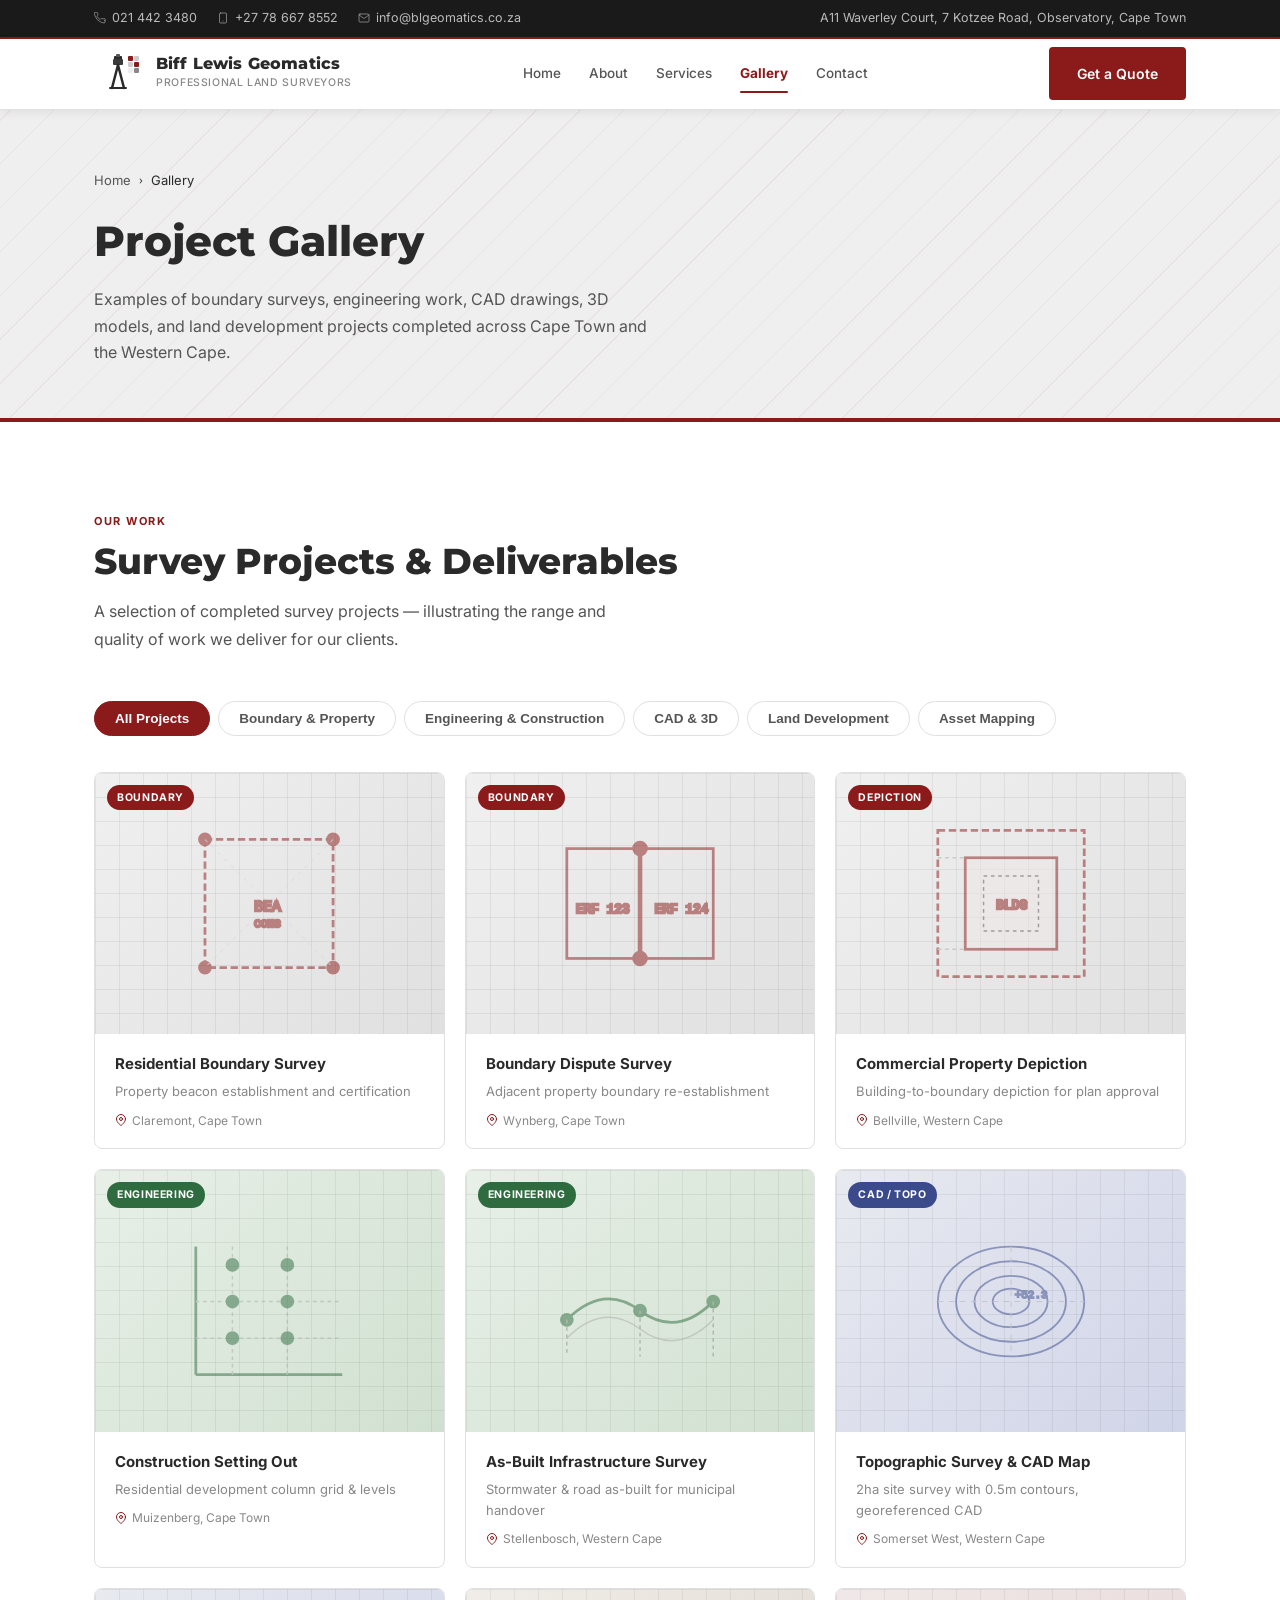
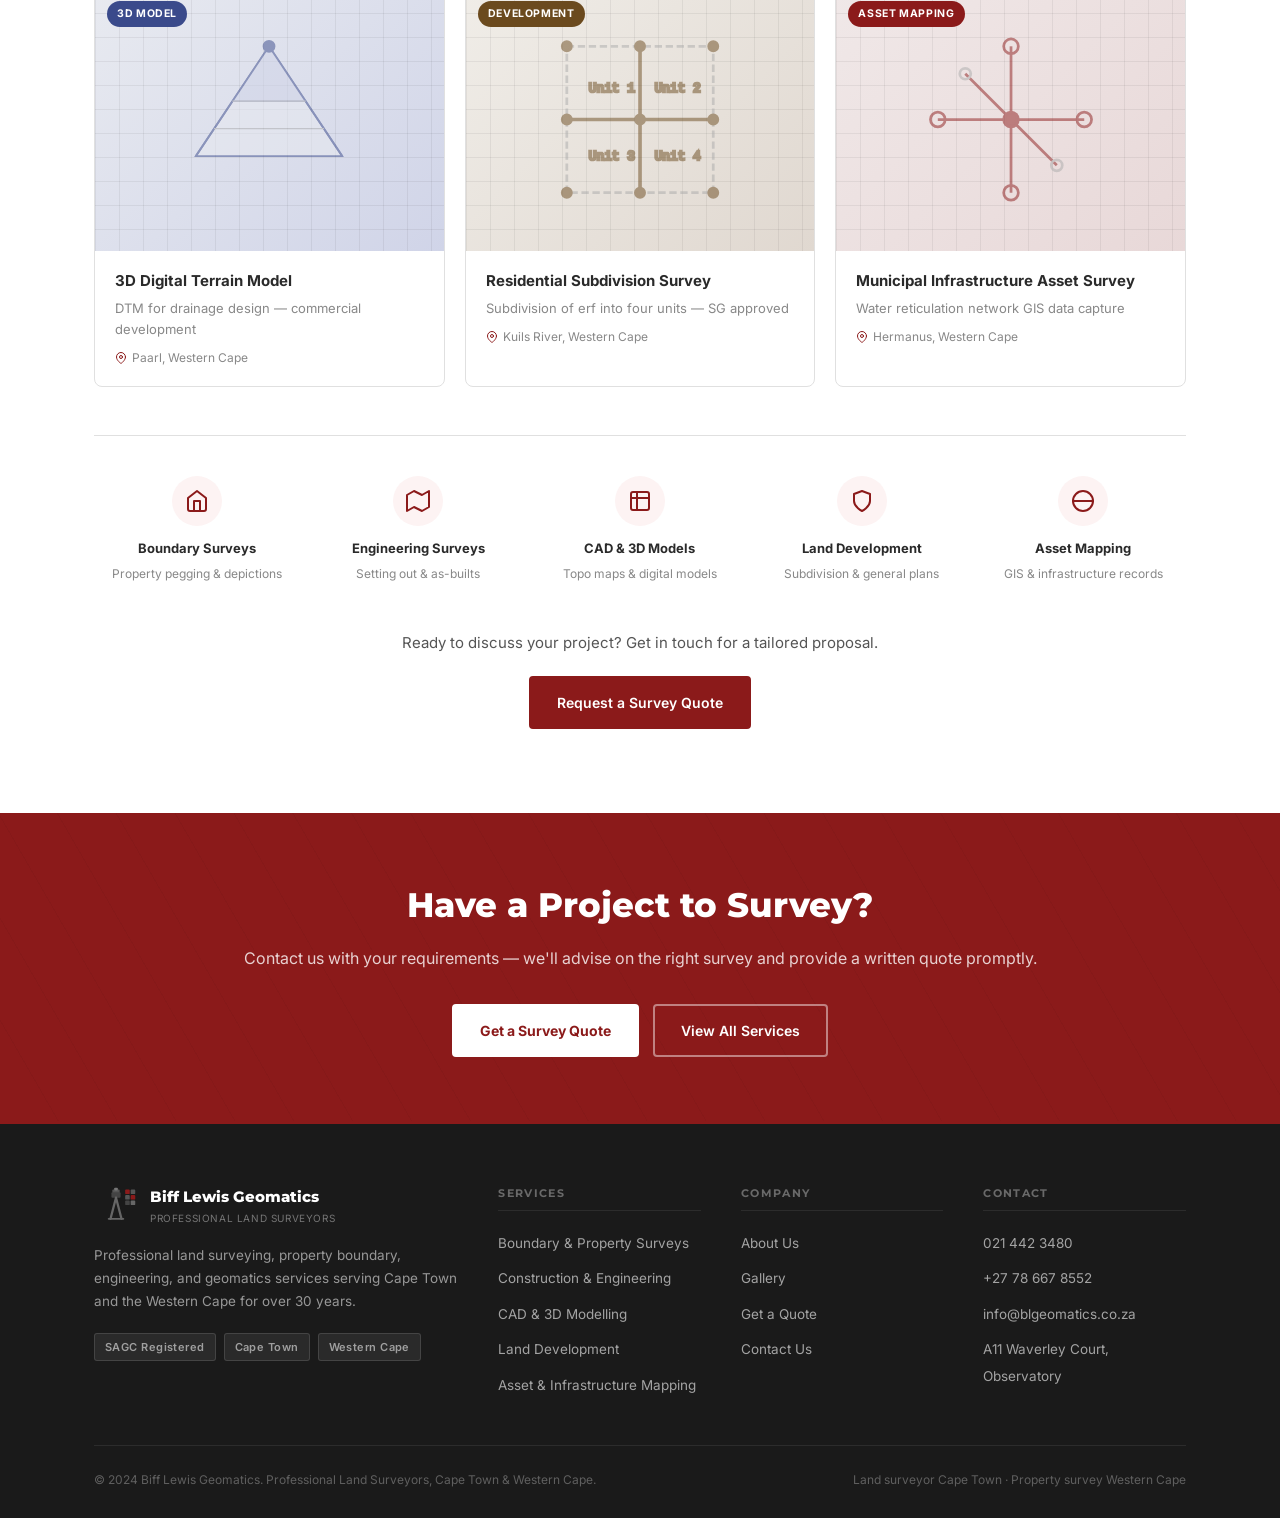
<file: gallery.html>
<!DOCTYPE html>
<html lang="en">
<head>
  <meta charset="UTF-8" />
  <meta name="viewport" content="width=device-width, initial-scale=1.0" />
  <title>Gallery | Biff Lewis Geomatics – Land Surveyors Cape Town</title>
  <meta name="description" content="Gallery of land surveying projects by Biff Lewis Geomatics — boundary surveys, topographic surveys, CAD drawings, 3D models, and engineering survey work across Cape Town and the Western Cape." />
  <link rel="preconnect" href="https://fonts.googleapis.com" />
  <link rel="preconnect" href="https://fonts.gstatic.com" crossorigin />
  <link href="https://fonts.googleapis.com/css2?family=Inter:wght@300;400;500;600;700&family=Montserrat:wght@600;700;800&display=swap" rel="stylesheet" />
  <link rel="stylesheet" href="style.css" />
  <style>
    /* FILTER TABS */
    .filter-bar {
      display: flex;
      gap: 8px;
      flex-wrap: wrap;
      margin-bottom: 36px;
    }
    .filter-btn {
      padding: 9px 20px;
      border: 1px solid var(--grey-light);
      border-radius: 30px;
      font-size: 13.5px; font-weight: 600;
      color: var(--mid);
      background: var(--white);
      cursor: pointer;
      transition: var(--transition);
    }
    .filter-btn:hover, .filter-btn.active {
      background: var(--red);
      color: var(--white);
      border-color: var(--red);
    }

    /* GALLERY GRID */
    .gallery-grid {
      display: grid;
      grid-template-columns: repeat(3, 1fr);
      gap: 20px;
    }

    .gallery-card {
      background: var(--white);
      border: 1px solid var(--grey-light);
      border-radius: 8px;
      overflow: hidden;
      transition: var(--transition);
      cursor: pointer;
    }
    .gallery-card:hover { box-shadow: var(--shadow-lg); transform: translateY(-3px); }
    .gallery-card.hidden { display: none; }

    .gallery-thumb {
      position: relative;
      overflow: hidden;
      aspect-ratio: 4/3;
      background: var(--grey-bg);
      display: flex; align-items: center; justify-content: center;
    }

    /* Styled placeholder "images" that look like survey outputs */
    .thumb-boundary {
      background: linear-gradient(135deg, #f0f0f0 0%, #e0e0e0 100%);
    }
    .thumb-engineering {
      background: linear-gradient(135deg, #e8f0e8 0%, #d0e0d0 100%);
    }
    .thumb-cad {
      background: linear-gradient(135deg, #e8eaf0 0%, #d0d4e8 100%);
    }
    .thumb-development {
      background: linear-gradient(135deg, #f0ede8 0%, #e0d8d0 100%);
    }
    .thumb-asset {
      background: linear-gradient(135deg, #f0e8e8 0%, #e8d8d8 100%);
    }

    /* SVG diagram mockups inside each thumb */
    .thumb-inner {
      width: 100%; height: 100%;
      display: flex; align-items: center; justify-content: center;
      position: relative;
    }
    .thumb-inner svg { width: 70%; height: 70%; opacity: .5; }

    /* Grid overlay on thumbnails */
    .thumb-grid-overlay {
      position: absolute; inset: 0;
      background-image:
        linear-gradient(rgba(0,0,0,.06) 1px, transparent 1px),
        linear-gradient(90deg, rgba(0,0,0,.06) 1px, transparent 1px);
      background-size: 24px 24px;
      pointer-events: none;
    }

    .gallery-overlay {
      position: absolute; inset: 0;
      background: rgba(42,42,42,.7);
      display: flex; align-items: center; justify-content: center;
      opacity: 0;
      transition: opacity .2s;
    }
    .gallery-card:hover .gallery-overlay { opacity: 1; }
    .gallery-overlay-icon { color: white; width: 36px; height: 36px; }

    .gallery-cat {
      position: absolute;
      top: 12px; left: 12px;
      background: var(--red);
      color: white;
      font-size: 10.5px; font-weight: 700;
      letter-spacing: .06em; text-transform: uppercase;
      padding: 4px 10px; border-radius: 20px;
    }

    .gallery-info { padding: 18px 20px; }
    .gallery-info h4 { font-size: 15px; font-weight: 700; color: var(--charcoal); margin-bottom: 4px; }
    .gallery-info p  { font-size: 13px; color: var(--grey); }
    .gallery-info .location {
      display: flex; align-items: center; gap: 5px;
      font-size: 12px; color: var(--grey);
      margin-top: 8px;
    }
    .gallery-info .location svg { width: 12px; height: 12px; color: var(--red); }

    /* LIGHTBOX */
    .lightbox {
      display: none;
      position: fixed; inset: 0; z-index: 500;
      background: rgba(0,0,0,.85);
      align-items: center; justify-content: center;
    }
    .lightbox.open { display: flex; }
    .lightbox-inner {
      background: var(--white);
      border-radius: 8px;
      max-width: 680px; width: 90%;
      overflow: hidden;
    }
    .lightbox-thumb {
      aspect-ratio: 16/9;
      background: var(--grey-bg);
      display: flex; align-items: center; justify-content: center;
    }
    .lightbox-thumb svg { width: 50%; height: 50%; opacity: .35; }
    .lightbox-body { padding: 28px; }
    .lightbox-body h3 { font-family: 'Montserrat', sans-serif; font-size: 20px; font-weight: 800; color: var(--charcoal); margin-bottom: 8px; }
    .lightbox-body p  { font-size: 14px; color: var(--mid); line-height: 1.7; }
    .lightbox-close {
      position: absolute; top: 16px; right: 16px;
      width: 40px; height: 40px;
      background: white; border-radius: 50%;
      display: flex; align-items: center; justify-content: center;
      cursor: pointer; font-size: 20px; color: var(--charcoal);
      box-shadow: var(--shadow);
    }
    .lightbox-close:hover { background: var(--grey-bg); }

    /* PROJECT TYPES INFO STRIP */
    .type-strip {
      display: grid;
      grid-template-columns: repeat(5, 1fr);
      gap: 16px;
      margin-top: 48px;
      padding-top: 40px;
      border-top: 1px solid var(--grey-light);
    }
    .type-item { text-align: center; }
    .type-icon {
      width: 50px; height: 50px;
      background: var(--red-light);
      border-radius: 50%;
      display: flex; align-items: center; justify-content: center;
      margin: 0 auto 12px;
    }
    .type-icon svg { width: 24px; height: 24px; color: var(--red); }
    .type-item h5 { font-size: 13px; font-weight: 700; color: var(--charcoal); margin-bottom: 4px; }
    .type-item p  { font-size: 12px; color: var(--grey); }

    @media (max-width: 1024px) {
      .gallery-grid { grid-template-columns: repeat(2, 1fr); }
      .type-strip   { grid-template-columns: repeat(3, 1fr); }
    }
    @media (max-width: 640px) {
      .gallery-grid { grid-template-columns: 1fr; }
      .type-strip   { grid-template-columns: repeat(2, 1fr); }
    }
  </style>
</head>
<body>

<!-- TOP BAR -->
<div class="topbar">
  <div class="container">
    <div class="topbar-contacts">
      <span class="topbar-contact">
        <svg class="topbar-icon" viewBox="0 0 24 24" fill="none" stroke="currentColor" stroke-width="2" stroke-linecap="round" stroke-linejoin="round"><path d="M22 16.92v3a2 2 0 01-2.18 2 19.79 19.79 0 01-8.63-3.07A19.5 19.5 0 013.07 9.81 19.79 19.79 0 01.4 1.15 2 2 0 012 .5h3a2 2 0 012 1.72c.127.96.361 1.903.7 2.81a2 2 0 01-.45 2.11L6.09 8.91a16 16 0 006 6l1.27-1.27a2 2 0 012.11-.45c.907.339 1.85.573 2.81.7A2 2 0 0122 16.92z"/></svg>
        <a href="tel:+27214423480">021 442 3480</a>
      </span>
      <span class="topbar-contact">
        <svg class="topbar-icon" viewBox="0 0 24 24" fill="none" stroke="currentColor" stroke-width="2" stroke-linecap="round" stroke-linejoin="round"><rect x="5" y="2" width="14" height="20" rx="2"/><line x1="12" y1="18" x2="12.01" y2="18"/></svg>
        <a href="tel:+27786678552">+27 78 667 8552</a>
      </span>
      <span class="topbar-contact">
        <svg class="topbar-icon" viewBox="0 0 24 24" fill="none" stroke="currentColor" stroke-width="2" stroke-linecap="round" stroke-linejoin="round"><path d="M4 4h16c1.1 0 2 .9 2 2v12c0 1.1-.9 2-2 2H4c-1.1 0-2-.9-2-2V6c0-1.1.9-2 2-2z"/><polyline points="22,6 12,13 2,6"/></svg>
        <a href="mailto:info@blgeomatics.co.za">info@blgeomatics.co.za</a>
      </span>
    </div>
    <span>A11 Waverley Court, 7 Kotzee Road, Observatory, Cape Town</span>
  </div>
</div>

<!-- NAVBAR -->
<nav class="navbar" id="navbar">
  <div class="container">
    <a href="index.html" class="nav-brand">
      <svg class="nav-logo" viewBox="0 0 48 48" fill="none">
        <rect x="20" y="6" width="8" height="4" rx="1" fill="#2a2a2a"/>
        <rect x="22" y="4" width="4" height="3" rx="1" fill="#555"/>
        <rect x="19" y="9" width="10" height="6" rx="1" fill="#3a3a3a"/>
        <line x1="24" y1="15" x2="18" y2="38" stroke="#2a2a2a" stroke-width="2.5" stroke-linecap="round"/>
        <line x1="24" y1="15" x2="30" y2="38" stroke="#2a2a2a" stroke-width="2.5" stroke-linecap="round"/>
        <line x1="16" y1="38" x2="32" y2="38" stroke="#2a2a2a" stroke-width="2" stroke-linecap="round"/>
        <rect x="34" y="6"  width="5" height="5" rx="1" fill="#8B1A1A"/>
        <rect x="40" y="6"  width="5" height="5" rx="1" fill="#ccc"/>
        <rect x="34" y="12" width="5" height="5" rx="1" fill="#ccc"/>
        <rect x="40" y="12" width="5" height="5" rx="1" fill="#8B1A1A"/>
        <rect x="34" y="18" width="5" height="5" rx="1" fill="#eee"/>
        <rect x="40" y="18" width="5" height="5" rx="1" fill="#888"/>
      </svg>
      <div class="nav-brand-text">
        <div class="brand-name">Biff Lewis Geomatics</div>
        <div class="brand-sub">Professional Land Surveyors</div>
      </div>
    </a>
    <nav class="nav-menu" id="navMenu">
      <a href="index.html">Home</a>
      <a href="about.html">About</a>
      <a href="services.html">Services</a>
      <a href="gallery.html" class="active">Gallery</a>
      <a href="contact.html">Contact</a>
    </nav>
    <a href="contact.html" class="btn btn--red nav-cta">Get a Quote</a>
    <button class="hamburger" id="hamburger" aria-label="Menu"><span></span><span></span><span></span></button>
  </div>
</nav>

<!-- PAGE HERO -->
<div class="page-hero">
  <div class="container">
    <div class="breadcrumb">
      <a href="index.html">Home</a>
      <span class="breadcrumb-sep">›</span>
      <span>Gallery</span>
    </div>
    <h1>Project Gallery</h1>
    <p>Examples of boundary surveys, engineering work, CAD drawings, 3D models, and land development projects completed across Cape Town and the Western Cape.</p>
  </div>
</div>
<div class="hero-accent-bar"></div>

<!-- GALLERY SECTION -->
<section class="section">
  <div class="container">
    <span class="label">Our Work</span>
    <h2 class="section-title">Survey Projects &amp; Deliverables</h2>
    <p class="section-sub">A selection of completed survey projects — illustrating the range and quality of work we deliver for our clients.</p>

    <!-- Filter tabs -->
    <div class="filter-bar">
      <button class="filter-btn active" data-filter="all">All Projects</button>
      <button class="filter-btn" data-filter="boundary">Boundary &amp; Property</button>
      <button class="filter-btn" data-filter="engineering">Engineering &amp; Construction</button>
      <button class="filter-btn" data-filter="cad">CAD &amp; 3D</button>
      <button class="filter-btn" data-filter="development">Land Development</button>
      <button class="filter-btn" data-filter="asset">Asset Mapping</button>
    </div>

    <!-- Gallery grid -->
    <div class="gallery-grid" id="galleryGrid">

      <!-- BOUNDARY CARDS -->
      <div class="gallery-card" data-category="boundary" onclick="openLightbox('Residential Boundary Survey', 'Claremont, Cape Town', 'boundary', 'Survey of a residential property to establish and peg the four corner beacons in accordance with the registered Surveyor General diagram. Delivered a certified field sheet confirming beacon positions.')">
        <div class="gallery-thumb thumb-boundary">
          <div class="thumb-inner">
            <div class="thumb-grid-overlay"></div>
            <svg viewBox="0 0 100 100" fill="none" stroke="#8B1A1A" stroke-width="1.5">
              <rect x="15" y="15" width="70" height="70" stroke-dasharray="4 2"/>
              <circle cx="15" cy="15" r="3" fill="#8B1A1A"/>
              <circle cx="85" cy="15" r="3" fill="#8B1A1A"/>
              <circle cx="85" cy="85" r="3" fill="#8B1A1A"/>
              <circle cx="15" cy="85" r="3" fill="#8B1A1A"/>
              <line x1="15" y1="15" x2="85" y2="85" stroke="#ccc" stroke-dasharray="2 3" stroke-width=".5"/>
              <line x1="85" y1="15" x2="15" y2="85" stroke="#ccc" stroke-dasharray="2 3" stroke-width=".5"/>
              <text x="42" y="54" font-size="8" fill="#888" font-family="monospace">BEA</text>
              <text x="42" y="63" font-size="6" fill="#888" font-family="monospace">CONS</text>
            </svg>
          </div>
          <span class="gallery-cat">Boundary</span>
          <div class="gallery-overlay">
            <svg class="gallery-overlay-icon" viewBox="0 0 24 24" fill="none" stroke="currentColor" stroke-width="2" stroke-linecap="round" stroke-linejoin="round"><circle cx="11" cy="11" r="8"/><line x1="21" y1="21" x2="16.65" y2="16.65"/><line x1="11" y1="8" x2="11" y2="14"/><line x1="8" y1="11" x2="14" y2="11"/></svg>
          </div>
        </div>
        <div class="gallery-info">
          <h4>Residential Boundary Survey</h4>
          <p>Property beacon establishment and certification</p>
          <div class="location"><svg viewBox="0 0 24 24" fill="none" stroke="currentColor" stroke-width="2" stroke-linecap="round" stroke-linejoin="round"><path d="M21 10c0 7-9 13-9 13s-9-6-9-13a9 9 0 0118 0z"/><circle cx="12" cy="10" r="3"/></svg>Claremont, Cape Town</div>
        </div>
      </div>

      <div class="gallery-card" data-category="boundary" onclick="openLightbox('Boundary Dispute Survey', 'Wynberg, Cape Town', 'boundary', 'Re-establishment of boundary beacons for two adjacent properties involved in a boundary dispute. Certified professional opinion prepared confirming the correct boundary position in terms of the Surveyor General records.')">
        <div class="gallery-thumb thumb-boundary">
          <div class="thumb-inner">
            <div class="thumb-grid-overlay"></div>
            <svg viewBox="0 0 100 100" fill="none" stroke="#8B1A1A" stroke-width="1.5">
              <rect x="10" y="20" width="40" height="60"/>
              <rect x="50" y="20" width="40" height="60"/>
              <line x1="50" y1="20" x2="50" y2="80" stroke="#8B1A1A" stroke-width="2.5"/>
              <circle cx="50" cy="20" r="3.5" fill="#8B1A1A"/>
              <circle cx="50" cy="80" r="3.5" fill="#8B1A1A"/>
              <text x="15" y="55" font-size="7" fill="#888" font-family="monospace">ERF 123</text>
              <text x="58" y="55" font-size="7" fill="#888" font-family="monospace">ERF 124</text>
            </svg>
          </div>
          <span class="gallery-cat">Boundary</span>
          <div class="gallery-overlay">
            <svg class="gallery-overlay-icon" viewBox="0 0 24 24" fill="none" stroke="currentColor" stroke-width="2" stroke-linecap="round" stroke-linejoin="round"><circle cx="11" cy="11" r="8"/><line x1="21" y1="21" x2="16.65" y2="16.65"/><line x1="11" y1="8" x2="11" y2="14"/><line x1="8" y1="11" x2="14" y2="11"/></svg>
          </div>
        </div>
        <div class="gallery-info">
          <h4>Boundary Dispute Survey</h4>
          <p>Adjacent property boundary re-establishment</p>
          <div class="location"><svg viewBox="0 0 24 24" fill="none" stroke="currentColor" stroke-width="2" stroke-linecap="round" stroke-linejoin="round"><path d="M21 10c0 7-9 13-9 13s-9-6-9-13a9 9 0 0118 0z"/><circle cx="12" cy="10" r="3"/></svg>Wynberg, Cape Town</div>
        </div>
      </div>

      <div class="gallery-card" data-category="boundary" onclick="openLightbox('Commercial Property Depiction', 'Bellville, Western Cape', 'boundary', 'Preparation of a formal depiction showing the position of an existing commercial building relative to the registered building lines and property boundaries. Required for municipal building plan approval.')">
        <div class="gallery-thumb thumb-boundary">
          <div class="thumb-inner">
            <div class="thumb-grid-overlay"></div>
            <svg viewBox="0 0 100 100" fill="none" stroke="#8B1A1A" stroke-width="1.5">
              <rect x="10" y="10" width="80" height="80" stroke-dasharray="4 2"/>
              <rect x="25" y="25" width="50" height="50" fill="#f0e8e8" stroke="#8B1A1A"/>
              <rect x="35" y="35" width="30" height="30" fill="none" stroke="#555" stroke-width=".8" stroke-dasharray="2 2"/>
              <text x="42" y="53" font-size="7" fill="#555" font-family="monospace">BLDG</text>
              <line x1="10" y1="25" x2="25" y2="25" stroke="#aaa" stroke-dasharray="2 2" stroke-width=".8"/>
              <line x1="10" y1="75" x2="25" y2="75" stroke="#aaa" stroke-dasharray="2 2" stroke-width=".8"/>
            </svg>
          </div>
          <span class="gallery-cat">Depiction</span>
          <div class="gallery-overlay">
            <svg class="gallery-overlay-icon" viewBox="0 0 24 24" fill="none" stroke="currentColor" stroke-width="2" stroke-linecap="round" stroke-linejoin="round"><circle cx="11" cy="11" r="8"/><line x1="21" y1="21" x2="16.65" y2="16.65"/><line x1="11" y1="8" x2="11" y2="14"/><line x1="8" y1="11" x2="14" y2="11"/></svg>
          </div>
        </div>
        <div class="gallery-info">
          <h4>Commercial Property Depiction</h4>
          <p>Building-to-boundary depiction for plan approval</p>
          <div class="location"><svg viewBox="0 0 24 24" fill="none" stroke="currentColor" stroke-width="2" stroke-linecap="round" stroke-linejoin="round"><path d="M21 10c0 7-9 13-9 13s-9-6-9-13a9 9 0 0118 0z"/><circle cx="12" cy="10" r="3"/></svg>Bellville, Western Cape</div>
        </div>
      </div>

      <!-- ENGINEERING CARDS -->
      <div class="gallery-card" data-category="engineering" onclick="openLightbox('Construction Setting Out', 'Muizenberg, Cape Town', 'engineering', 'Setting out of foundation positions, column grids, and floor levels for a new residential development. Co-ordinated with the structural engineer and contractor to ensure correct positioning throughout the construction phase.')">
        <div class="gallery-thumb thumb-engineering">
          <div class="thumb-inner">
            <div class="thumb-grid-overlay"></div>
            <svg viewBox="0 0 100 100" fill="none" stroke="#2e6b3e" stroke-width="1.5">
              <line x1="10" y1="90" x2="90" y2="90"/>
              <line x1="10" y1="90" x2="10" y2="20"/>
              <line x1="10" y1="70" x2="90" y2="70" stroke-dasharray="2 2" stroke-width=".8" stroke="#aaa"/>
              <line x1="10" y1="50" x2="90" y2="50" stroke-dasharray="2 2" stroke-width=".8" stroke="#aaa"/>
              <line x1="30" y1="20" x2="30" y2="90" stroke-dasharray="2 2" stroke-width=".8" stroke="#aaa"/>
              <line x1="60" y1="20" x2="60" y2="90" stroke-dasharray="2 2" stroke-width=".8" stroke="#aaa"/>
              <circle cx="30" cy="70" r="3" fill="#2e6b3e"/>
              <circle cx="60" cy="70" r="3" fill="#2e6b3e"/>
              <circle cx="30" cy="50" r="3" fill="#2e6b3e"/>
              <circle cx="60" cy="50" r="3" fill="#2e6b3e"/>
              <circle cx="30" cy="30" r="3" fill="#2e6b3e"/>
              <circle cx="60" cy="30" r="3" fill="#2e6b3e"/>
            </svg>
          </div>
          <span class="gallery-cat" style="background:#2e6b3e;">Engineering</span>
          <div class="gallery-overlay">
            <svg class="gallery-overlay-icon" viewBox="0 0 24 24" fill="none" stroke="currentColor" stroke-width="2" stroke-linecap="round" stroke-linejoin="round"><circle cx="11" cy="11" r="8"/><line x1="21" y1="21" x2="16.65" y2="16.65"/><line x1="11" y1="8" x2="11" y2="14"/><line x1="8" y1="11" x2="14" y2="11"/></svg>
          </div>
        </div>
        <div class="gallery-info">
          <h4>Construction Setting Out</h4>
          <p>Residential development column grid &amp; levels</p>
          <div class="location"><svg viewBox="0 0 24 24" fill="none" stroke="currentColor" stroke-width="2" stroke-linecap="round" stroke-linejoin="round"><path d="M21 10c0 7-9 13-9 13s-9-6-9-13a9 9 0 0118 0z"/><circle cx="12" cy="10" r="3"/></svg>Muizenberg, Cape Town</div>
        </div>
      </div>

      <div class="gallery-card" data-category="engineering" onclick="openLightbox('As-Built Infrastructure Survey', 'Stellenbosch, Western Cape', 'engineering', 'As-built survey of a new stormwater and road infrastructure project — confirming constructed positions against the approved design, and producing certified as-built drawings for municipal handover.')">
        <div class="gallery-thumb thumb-engineering">
          <div class="thumb-inner">
            <div class="thumb-grid-overlay"></div>
            <svg viewBox="0 0 100 100" fill="none" stroke="#2e6b3e" stroke-width="1.5">
              <path d="M10 60 Q30 40 50 55 Q70 70 90 50"/>
              <path d="M10 70 Q30 50 50 65 Q70 80 90 60" stroke="#aaa" stroke-width=".8"/>
              <circle cx="10" cy="60" r="3" fill="#2e6b3e"/>
              <circle cx="50" cy="55" r="3" fill="#2e6b3e"/>
              <circle cx="90" cy="50" r="3" fill="#2e6b3e"/>
              <line x1="10" y1="60" x2="10" y2="80" stroke="#888" stroke-width=".8" stroke-dasharray="2 2"/>
              <line x1="50" y1="55" x2="50" y2="80" stroke="#888" stroke-width=".8" stroke-dasharray="2 2"/>
              <line x1="90" y1="50" x2="90" y2="80" stroke="#888" stroke-width=".8" stroke-dasharray="2 2"/>
            </svg>
          </div>
          <span class="gallery-cat" style="background:#2e6b3e;">Engineering</span>
          <div class="gallery-overlay">
            <svg class="gallery-overlay-icon" viewBox="0 0 24 24" fill="none" stroke="currentColor" stroke-width="2" stroke-linecap="round" stroke-linejoin="round"><circle cx="11" cy="11" r="8"/><line x1="21" y1="21" x2="16.65" y2="16.65"/><line x1="11" y1="8" x2="11" y2="14"/><line x1="8" y1="11" x2="14" y2="11"/></svg>
          </div>
        </div>
        <div class="gallery-info">
          <h4>As-Built Infrastructure Survey</h4>
          <p>Stormwater &amp; road as-built for municipal handover</p>
          <div class="location"><svg viewBox="0 0 24 24" fill="none" stroke="currentColor" stroke-width="2" stroke-linecap="round" stroke-linejoin="round"><path d="M21 10c0 7-9 13-9 13s-9-6-9-13a9 9 0 0118 0z"/><circle cx="12" cy="10" r="3"/></svg>Stellenbosch, Western Cape</div>
        </div>
      </div>

      <!-- CAD CARDS -->
      <div class="gallery-card" data-category="cad" onclick="openLightbox('Topographic Survey & CAD Map', 'Somerset West, Western Cape', 'cad', 'Detailed topographic survey of a 2-hectare site, including all surface features, contours at 0.5m intervals, trees, buildings, and underground service positions. Delivered as a georeferenced AutoCAD drawing for the client\\'s architect and engineer.')">
        <div class="gallery-thumb thumb-cad">
          <div class="thumb-inner">
            <div class="thumb-grid-overlay"></div>
            <svg viewBox="0 0 100 100" fill="none" stroke="#3a4a8b" stroke-width="1">
              <ellipse cx="50" cy="50" rx="40" ry="30"/>
              <ellipse cx="50" cy="50" rx="30" ry="22"/>
              <ellipse cx="50" cy="50" rx="20" ry="14"/>
              <ellipse cx="50" cy="50" rx="10" ry="7"/>
              <line x1="10" y1="50" x2="90" y2="50" stroke="#aaa" stroke-width=".5" stroke-dasharray="3 3"/>
              <line x1="50" y1="20" x2="50" y2="80" stroke="#aaa" stroke-width=".5" stroke-dasharray="3 3"/>
              <text x="52" y="48" font-size="6" fill="#555" font-family="monospace">+52.3</text>
            </svg>
          </div>
          <span class="gallery-cat" style="background:#3a4a8b;">CAD / Topo</span>
          <div class="gallery-overlay">
            <svg class="gallery-overlay-icon" viewBox="0 0 24 24" fill="none" stroke="currentColor" stroke-width="2" stroke-linecap="round" stroke-linejoin="round"><circle cx="11" cy="11" r="8"/><line x1="21" y1="21" x2="16.65" y2="16.65"/><line x1="11" y1="8" x2="11" y2="14"/><line x1="8" y1="11" x2="14" y2="11"/></svg>
          </div>
        </div>
        <div class="gallery-info">
          <h4>Topographic Survey &amp; CAD Map</h4>
          <p>2ha site survey with 0.5m contours, georeferenced CAD</p>
          <div class="location"><svg viewBox="0 0 24 24" fill="none" stroke="currentColor" stroke-width="2" stroke-linecap="round" stroke-linejoin="round"><path d="M21 10c0 7-9 13-9 13s-9-6-9-13a9 9 0 0118 0z"/><circle cx="12" cy="10" r="3"/></svg>Somerset West, Western Cape</div>
        </div>
      </div>

      <div class="gallery-card" data-category="cad" onclick="openLightbox('3D Digital Terrain Model', 'Paarl, Western Cape', 'cad', '3D Digital Terrain Model (DTM) produced from survey data for a commercial development site. Used by the drainage engineer to model stormwater runoff and design the drainage system. Delivered in CAD and TIN surface format.')">
        <div class="gallery-thumb thumb-cad">
          <div class="thumb-inner">
            <div class="thumb-grid-overlay"></div>
            <svg viewBox="0 0 100 100" fill="none" stroke="#3a4a8b" stroke-width="1">
              <polygon points="50,10 90,70 10,70" fill="#e8eaf0" stroke="#3a4a8b"/>
              <polygon points="50,10 70,40 30,40" fill="#d0d4e8" stroke="#3a4a8b" stroke-width=".5"/>
              <line x1="10" y1="70" x2="50" y2="10" stroke="#3a4a8b"/>
              <line x1="90" y1="70" x2="50" y2="10" stroke="#3a4a8b"/>
              <line x1="30" y1="40" x2="70" y2="40" stroke="#aaa" stroke-width=".7"/>
              <line x1="20" y1="55" x2="80" y2="55" stroke="#aaa" stroke-width=".7"/>
              <circle cx="50" cy="10" r="3" fill="#3a4a8b"/>
            </svg>
          </div>
          <span class="gallery-cat" style="background:#3a4a8b;">3D Model</span>
          <div class="gallery-overlay">
            <svg class="gallery-overlay-icon" viewBox="0 0 24 24" fill="none" stroke="currentColor" stroke-width="2" stroke-linecap="round" stroke-linejoin="round"><circle cx="11" cy="11" r="8"/><line x1="21" y1="21" x2="16.65" y2="16.65"/><line x1="11" y1="8" x2="11" y2="14"/><line x1="8" y1="11" x2="14" y2="11"/></svg>
          </div>
        </div>
        <div class="gallery-info">
          <h4>3D Digital Terrain Model</h4>
          <p>DTM for drainage design — commercial development</p>
          <div class="location"><svg viewBox="0 0 24 24" fill="none" stroke="currentColor" stroke-width="2" stroke-linecap="round" stroke-linejoin="round"><path d="M21 10c0 7-9 13-9 13s-9-6-9-13a9 9 0 0118 0z"/><circle cx="12" cy="10" r="3"/></svg>Paarl, Western Cape</div>
        </div>
      </div>

      <!-- DEVELOPMENT CARDS -->
      <div class="gallery-card" data-category="development" onclick="openLightbox('Residential Subdivision Survey', 'Kuils River, Western Cape', 'development', 'Survey and subdivision diagram preparation for the subdivision of a large residential erf into four separate units. Diagrams lodged with the Western Cape Surveyor General and approved for registration at the Deeds Registry.')">
        <div class="gallery-thumb thumb-development">
          <div class="thumb-inner">
            <div class="thumb-grid-overlay"></div>
            <svg viewBox="0 0 100 100" fill="none" stroke="#6b4a1e" stroke-width="1.5">
              <rect x="10" y="10" width="80" height="80" stroke-dasharray="4 2" stroke="#aaa"/>
              <line x1="10" y1="50" x2="90" y2="50" stroke="#6b4a1e" stroke-width="2"/>
              <line x1="50" y1="10" x2="50" y2="90" stroke="#6b4a1e" stroke-width="2"/>
              <text x="22" y="35" font-size="7" fill="#888" font-family="monospace">Unit 1</text>
              <text x="58" y="35" font-size="7" fill="#888" font-family="monospace">Unit 2</text>
              <text x="22" y="72" font-size="7" fill="#888" font-family="monospace">Unit 3</text>
              <text x="58" y="72" font-size="7" fill="#888" font-family="monospace">Unit 4</text>
              <circle cx="10" cy="10" r="2.5" fill="#6b4a1e"/>
              <circle cx="90" cy="10" r="2.5" fill="#6b4a1e"/>
              <circle cx="10" cy="90" r="2.5" fill="#6b4a1e"/>
              <circle cx="90" cy="90" r="2.5" fill="#6b4a1e"/>
              <circle cx="50" cy="10" r="2.5" fill="#6b4a1e"/>
              <circle cx="10" cy="50" r="2.5" fill="#6b4a1e"/>
              <circle cx="90" cy="50" r="2.5" fill="#6b4a1e"/>
              <circle cx="50" cy="90" r="2.5" fill="#6b4a1e"/>
              <circle cx="50" cy="50" r="2.5" fill="#6b4a1e"/>
            </svg>
          </div>
          <span class="gallery-cat" style="background:#6b4a1e;">Development</span>
          <div class="gallery-overlay">
            <svg class="gallery-overlay-icon" viewBox="0 0 24 24" fill="none" stroke="currentColor" stroke-width="2" stroke-linecap="round" stroke-linejoin="round"><circle cx="11" cy="11" r="8"/><line x1="21" y1="21" x2="16.65" y2="16.65"/><line x1="11" y1="8" x2="11" y2="14"/><line x1="8" y1="11" x2="14" y2="11"/></svg>
          </div>
        </div>
        <div class="gallery-info">
          <h4>Residential Subdivision Survey</h4>
          <p>Subdivision of erf into four units — SG approved</p>
          <div class="location"><svg viewBox="0 0 24 24" fill="none" stroke="currentColor" stroke-width="2" stroke-linecap="round" stroke-linejoin="round"><path d="M21 10c0 7-9 13-9 13s-9-6-9-13a9 9 0 0118 0z"/><circle cx="12" cy="10" r="3"/></svg>Kuils River, Western Cape</div>
        </div>
      </div>

      <!-- ASSET CARDS -->
      <div class="gallery-card" data-category="asset" onclick="openLightbox('Municipal Infrastructure Asset Survey', 'Hermanus, Western Cape', 'asset', 'Spatial data capture of the water reticulation network for a local municipality — manholes, pipes, valves, and meters located, surveyed, and captured into a GIS database. Delivered as a spatially accurate asset register for the municipality\\'s operations department.')">
        <div class="gallery-thumb thumb-asset">
          <div class="thumb-inner">
            <div class="thumb-grid-overlay"></div>
            <svg viewBox="0 0 100 100" fill="none" stroke="#8B1A1A" stroke-width="1.5">
              <line x1="10" y1="50" x2="90" y2="50"/>
              <line x1="50" y1="10" x2="50" y2="90"/>
              <line x1="25" y1="25" x2="75" y2="75"/>
              <circle cx="10" cy="50" r="4" fill="none" stroke="#8B1A1A"/>
              <circle cx="50" cy="50" r="4" fill="#8B1A1A"/>
              <circle cx="90" cy="50" r="4" fill="none" stroke="#8B1A1A"/>
              <circle cx="50" cy="10" r="4" fill="none" stroke="#8B1A1A"/>
              <circle cx="50" cy="90" r="4" fill="none" stroke="#8B1A1A"/>
              <circle cx="25" cy="25" r="3" fill="none" stroke="#aaa"/>
              <circle cx="75" cy="75" r="3" fill="none" stroke="#aaa"/>
              <rect x="47" y="47" width="6" height="6" fill="none" stroke="#8B1A1A" stroke-width=".8"/>
            </svg>
          </div>
          <span class="gallery-cat">Asset Mapping</span>
          <div class="gallery-overlay">
            <svg class="gallery-overlay-icon" viewBox="0 0 24 24" fill="none" stroke="currentColor" stroke-width="2" stroke-linecap="round" stroke-linejoin="round"><circle cx="11" cy="11" r="8"/><line x1="21" y1="21" x2="16.65" y2="16.65"/><line x1="11" y1="8" x2="11" y2="14"/><line x1="8" y1="11" x2="14" y2="11"/></svg>
          </div>
        </div>
        <div class="gallery-info">
          <h4>Municipal Infrastructure Asset Survey</h4>
          <p>Water reticulation network GIS data capture</p>
          <div class="location"><svg viewBox="0 0 24 24" fill="none" stroke="currentColor" stroke-width="2" stroke-linecap="round" stroke-linejoin="round"><path d="M21 10c0 7-9 13-9 13s-9-6-9-13a9 9 0 0118 0z"/><circle cx="12" cy="10" r="3"/></svg>Hermanus, Western Cape</div>
        </div>
      </div>

    </div>

    <!-- Types strip -->
    <div class="type-strip">
      <div class="type-item">
        <div class="type-icon"><svg viewBox="0 0 24 24" fill="none" stroke="currentColor" stroke-width="2" stroke-linecap="round" stroke-linejoin="round"><path d="M3 9l9-7 9 7v11a2 2 0 01-2 2H5a2 2 0 01-2-2z"/><polyline points="9 22 9 12 15 12 15 22"/></svg></div>
        <h5>Boundary Surveys</h5>
        <p>Property pegging &amp; depictions</p>
      </div>
      <div class="type-item">
        <div class="type-icon"><svg viewBox="0 0 24 24" fill="none" stroke="currentColor" stroke-width="2" stroke-linecap="round" stroke-linejoin="round"><polygon points="1 6 1 22 8 18 16 22 23 18 23 2 16 6 8 2 1 6"/></svg></div>
        <h5>Engineering Surveys</h5>
        <p>Setting out &amp; as-builts</p>
      </div>
      <div class="type-item">
        <div class="type-icon"><svg viewBox="0 0 24 24" fill="none" stroke="currentColor" stroke-width="2" stroke-linecap="round" stroke-linejoin="round"><rect x="3" y="3" width="18" height="18" rx="2"/><line x1="3" y1="9" x2="21" y2="9"/><line x1="9" y1="3" x2="9" y2="21"/></svg></div>
        <h5>CAD &amp; 3D Models</h5>
        <p>Topo maps &amp; digital models</p>
      </div>
      <div class="type-item">
        <div class="type-icon"><svg viewBox="0 0 24 24" fill="none" stroke="currentColor" stroke-width="2" stroke-linecap="round" stroke-linejoin="round"><path d="M12 22s8-4 8-10V5l-8-3-8 3v7c0 6 8 10 8 10z"/></svg></div>
        <h5>Land Development</h5>
        <p>Subdivision &amp; general plans</p>
      </div>
      <div class="type-item">
        <div class="type-icon"><svg viewBox="0 0 24 24" fill="none" stroke="currentColor" stroke-width="2" stroke-linecap="round" stroke-linejoin="round"><circle cx="12" cy="12" r="10"/><line x1="2" y1="12" x2="22" y2="12"/></svg></div>
        <h5>Asset Mapping</h5>
        <p>GIS &amp; infrastructure records</p>
      </div>
    </div>

    <div style="margin-top:48px;text-align:center;">
      <p style="font-size:15px;color:var(--mid);margin-bottom:20px;">Ready to discuss your project? Get in touch for a tailored proposal.</p>
      <a href="contact.html" class="btn btn--red">Request a Survey Quote</a>
    </div>
  </div>
</section>

<!-- LIGHTBOX -->
<div class="lightbox" id="lightbox" onclick="closeLightbox(event)">
  <div class="lightbox-inner" id="lightboxInner">
    <div class="lightbox-thumb" id="lightboxThumb">
      <svg viewBox="0 0 100 100" fill="none" stroke="#8B1A1A" stroke-width="1.5">
        <rect x="15" y="15" width="70" height="70" stroke-dasharray="4 2"/>
        <circle cx="15" cy="15" r="3" fill="#8B1A1A"/><circle cx="85" cy="15" r="3" fill="#8B1A1A"/>
        <circle cx="85" cy="85" r="3" fill="#8B1A1A"/><circle cx="15" cy="85" r="3" fill="#8B1A1A"/>
      </svg>
    </div>
    <div class="lightbox-body">
      <h3 id="lightboxTitle"></h3>
      <p style="font-size:12px;color:var(--red);margin-bottom:12px;" id="lightboxLoc"></p>
      <p id="lightboxDesc"></p>
      <div style="margin-top:20px;">
        <a href="contact.html" class="btn btn--red" style="font-size:13px;padding:10px 20px;">Request Similar Work</a>
      </div>
    </div>
  </div>
  <div class="lightbox-close" onclick="document.getElementById('lightbox').classList.remove('open')">✕</div>
</div>

<!-- CTA -->
<div class="cta-banner">
  <div class="container">
    <h2>Have a Project to Survey?</h2>
    <p>Contact us with your requirements — we'll advise on the right survey and provide a written quote promptly.</p>
    <div class="btn-group">
      <a href="contact.html" class="btn btn--white">Get a Survey Quote</a>
      <a href="services.html" class="btn btn--outline-white">View All Services</a>
    </div>
  </div>
</div>

<!-- FOOTER -->
<footer>
  <div class="container">
    <div class="footer-grid">
      <div>
        <div class="footer-brand-logo">
          <svg class="footer-logo" viewBox="0 0 48 48" fill="none">
            <rect x="20" y="6" width="8" height="4" rx="1" fill="#555"/>
            <rect x="22" y="4" width="4" height="3" rx="1" fill="#777"/>
            <rect x="19" y="9" width="10" height="6" rx="1" fill="#444"/>
            <line x1="24" y1="15" x2="18" y2="38" stroke="#666" stroke-width="2.5" stroke-linecap="round"/>
            <line x1="24" y1="15" x2="30" y2="38" stroke="#666" stroke-width="2.5" stroke-linecap="round"/>
            <line x1="16" y1="38" x2="32" y2="38" stroke="#666" stroke-width="2" stroke-linecap="round"/>
            <rect x="34" y="6"  width="5" height="5" rx="1" fill="#8B1A1A"/>
            <rect x="40" y="6"  width="5" height="5" rx="1" fill="#555"/>
            <rect x="34" y="12" width="5" height="5" rx="1" fill="#555"/>
            <rect x="40" y="12" width="5" height="5" rx="1" fill="#8B1A1A"/>
            <rect x="34" y="18" width="5" height="5" rx="1" fill="#444"/>
            <rect x="40" y="18" width="5" height="5" rx="1" fill="#666"/>
          </svg>
          <div>
            <div class="footer-brand-name">Biff Lewis Geomatics</div>
            <div class="footer-brand-sub">Professional Land Surveyors</div>
          </div>
        </div>
        <p class="footer-desc">Professional land surveying, property boundary, engineering, and geomatics services serving Cape Town and the Western Cape for over 30 years.</p>
        <div class="footer-badges">
          <span class="footer-badge">SAGC Registered</span>
          <span class="footer-badge">Cape Town</span>
          <span class="footer-badge">Western Cape</span>
        </div>
      </div>
      <div class="footer-col">
        <h4>Services</h4>
        <ul>
          <li><a href="services.html">Boundary &amp; Property Surveys</a></li>
          <li><a href="services.html">Construction &amp; Engineering</a></li>
          <li><a href="services.html">CAD &amp; 3D Modelling</a></li>
          <li><a href="services.html">Land Development</a></li>
          <li><a href="services.html">Asset &amp; Infrastructure Mapping</a></li>
        </ul>
      </div>
      <div class="footer-col">
        <h4>Company</h4>
        <ul>
          <li><a href="about.html">About Us</a></li>
          <li><a href="gallery.html">Gallery</a></li>
          <li><a href="contact.html">Get a Quote</a></li>
          <li><a href="contact.html">Contact Us</a></li>
        </ul>
      </div>
      <div class="footer-col">
        <h4>Contact</h4>
        <ul>
          <li><a href="tel:+27214423480">021 442 3480</a></li>
          <li><a href="tel:+27786678552">+27 78 667 8552</a></li>
          <li><a href="mailto:info@blgeomatics.co.za">info@blgeomatics.co.za</a></li>
          <li><a href="contact.html">A11 Waverley Court, Observatory</a></li>
        </ul>
      </div>
    </div>
    <div class="footer-bottom">
      <span>© 2024 Biff Lewis Geomatics. Professional Land Surveyors, Cape Town &amp; Western Cape.</span>
      <span>Land surveyor Cape Town · Property survey Western Cape</span>
    </div>
  </div>
</footer>

<script>
  const hamburger = document.getElementById('hamburger');
  const navbar    = document.getElementById('navbar');
  hamburger.addEventListener('click', () => navbar.classList.toggle('mobile-open'));
  document.querySelectorAll('.nav-menu a').forEach(a => a.addEventListener('click', () => navbar.classList.remove('mobile-open')));

  // Filter
  document.querySelectorAll('.filter-btn').forEach(btn => {
    btn.addEventListener('click', function() {
      document.querySelectorAll('.filter-btn').forEach(b => b.classList.remove('active'));
      this.classList.add('active');
      const filter = this.dataset.filter;
      document.querySelectorAll('.gallery-card').forEach(card => {
        if (filter === 'all' || card.dataset.category === filter) {
          card.classList.remove('hidden');
        } else {
          card.classList.add('hidden');
        }
      });
    });
  });

  // Lightbox
  function openLightbox(title, location, category, desc) {
    document.getElementById('lightboxTitle').textContent = title;
    document.getElementById('lightboxLoc').textContent   = location;
    document.getElementById('lightboxDesc').textContent  = desc;
    document.getElementById('lightbox').classList.add('open');
  }
  function closeLightbox(e) {
    if (e.target === document.getElementById('lightbox')) {
      document.getElementById('lightbox').classList.remove('open');
    }
  }
  document.addEventListener('keydown', e => {
    if (e.key === 'Escape') document.getElementById('lightbox').classList.remove('open');
  });
</script>
</body>
</html>
</file>
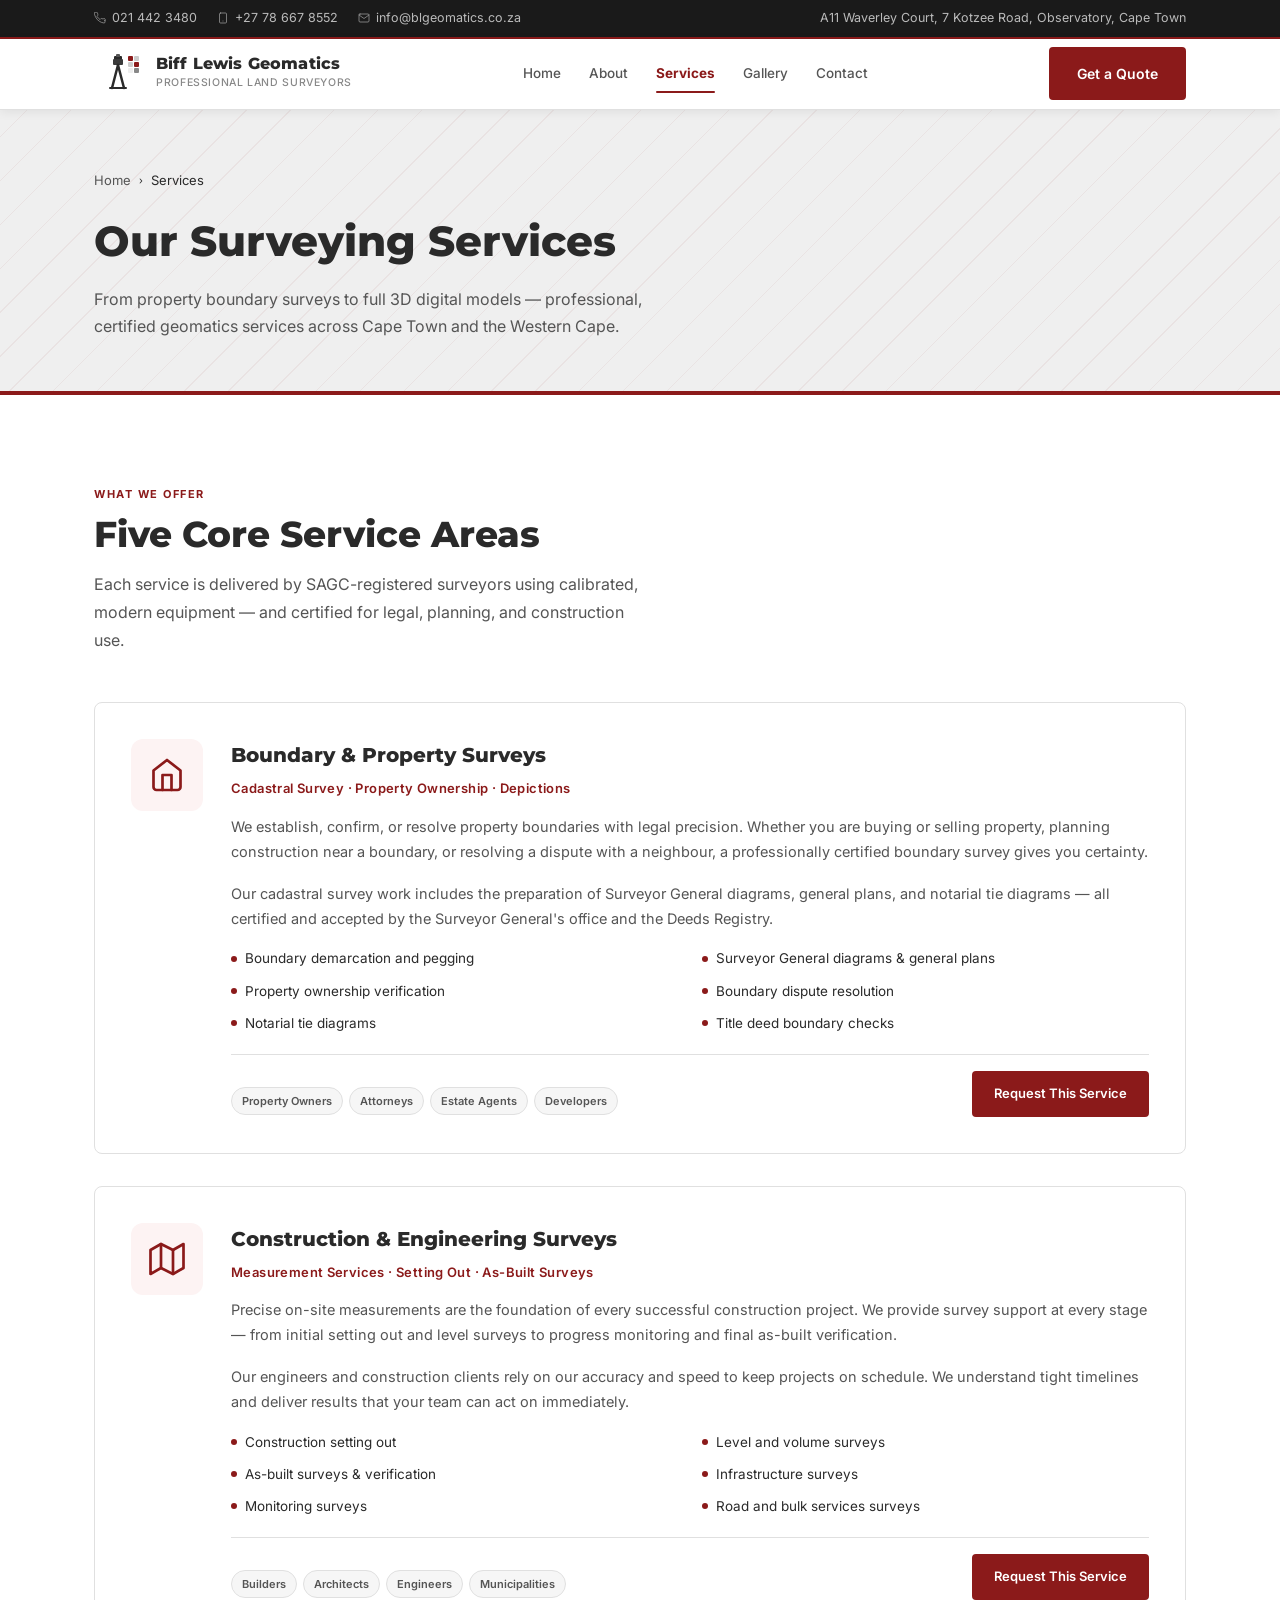
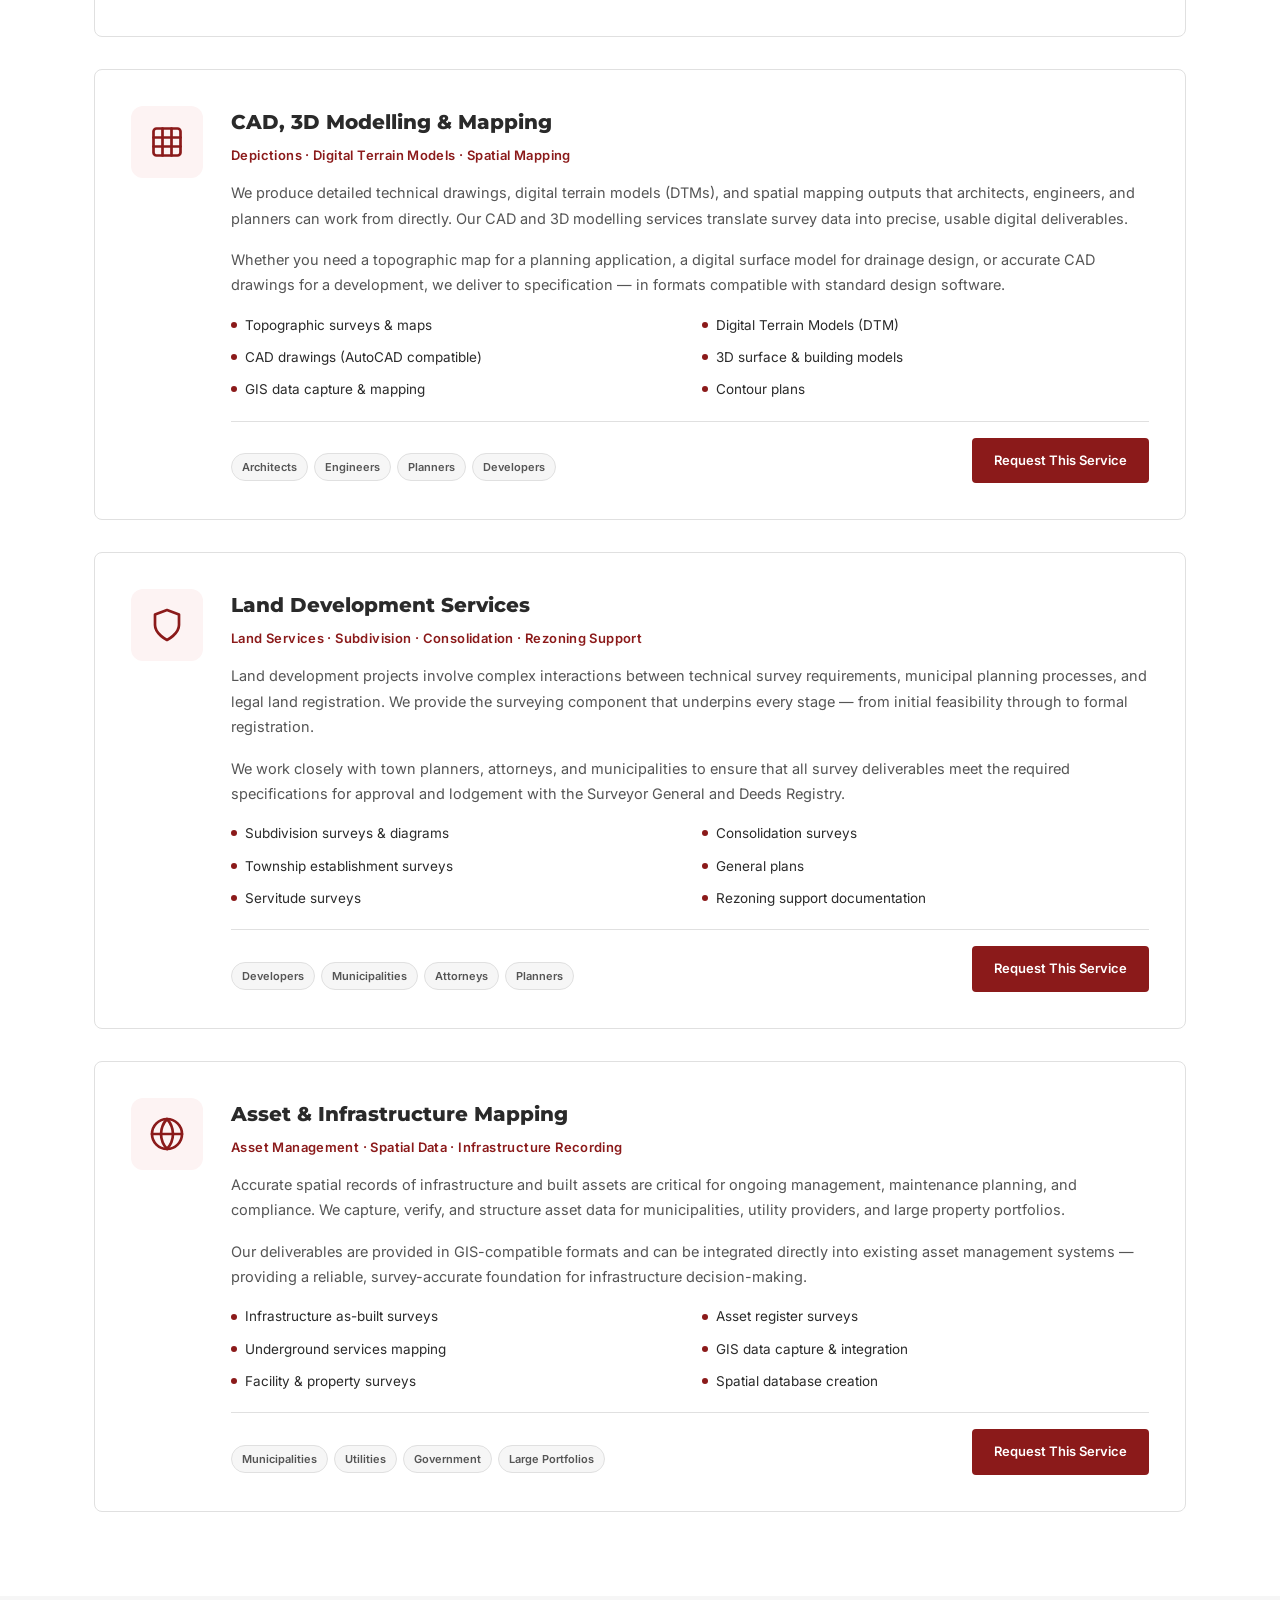
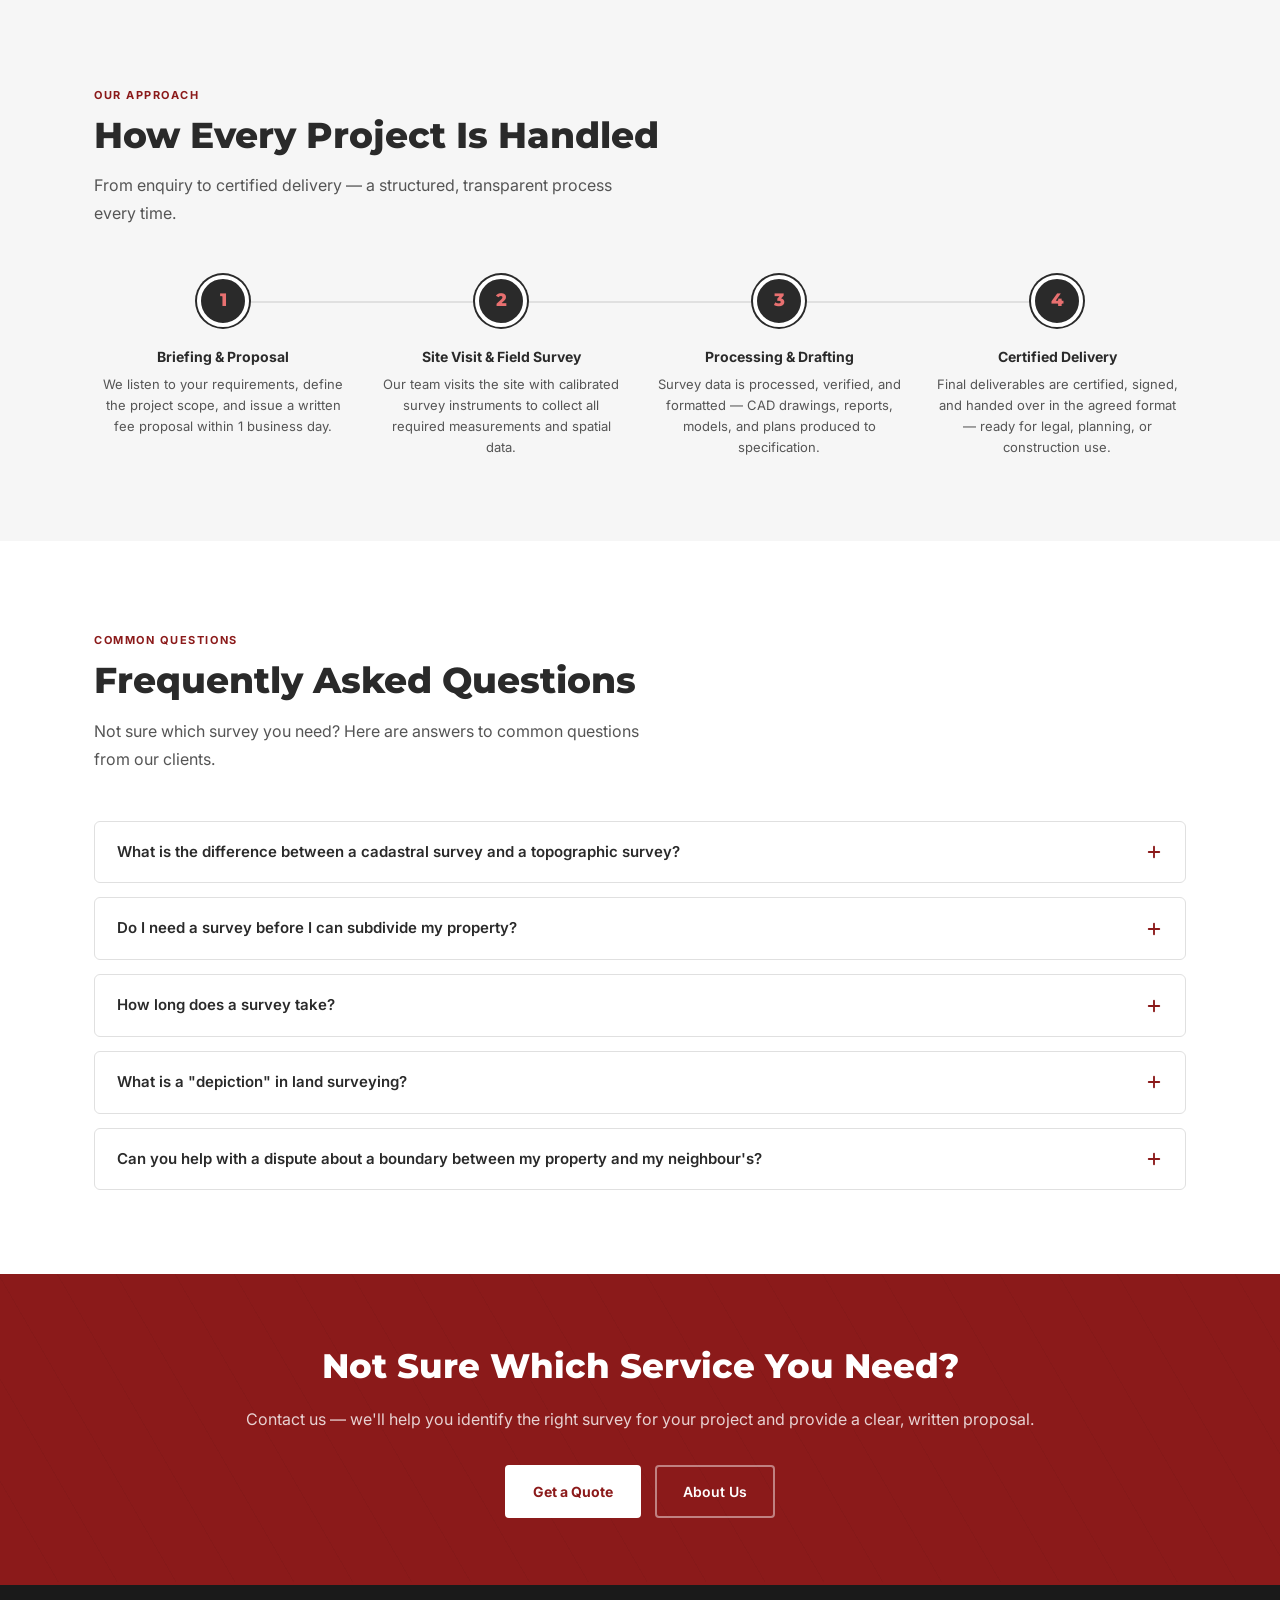
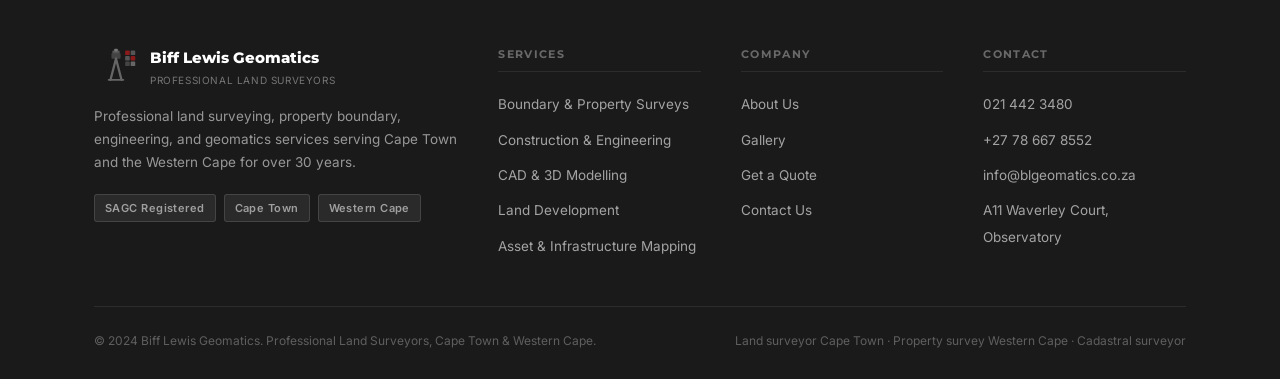
<file: services.html>
<!DOCTYPE html>
<html lang="en">
<head>
  <meta charset="UTF-8" />
  <meta name="viewport" content="width=device-width, initial-scale=1.0" />
  <title>Services | Biff Lewis Geomatics – Land Surveyors Cape Town</title>
  <meta name="description" content="Land surveying services from Biff Lewis Geomatics: boundary surveys, engineering surveys, CAD & 3D modelling, land development, and asset mapping across Cape Town and the Western Cape." />
  <meta name="keywords" content="boundary survey Cape Town, engineering survey Western Cape, CAD drawing land survey, property subdivision Cape Town, cadastral survey Cape Town, land development survey" />
  <link rel="preconnect" href="https://fonts.googleapis.com" />
  <link rel="preconnect" href="https://fonts.gstatic.com" crossorigin />
  <link href="https://fonts.googleapis.com/css2?family=Inter:wght@300;400;500;600;700&family=Montserrat:wght@600;700;800&display=swap" rel="stylesheet" />
  <link rel="stylesheet" href="style.css" />
  <style>
    /* SERVICE FULL CARDS */
    .svc-list { display: flex; flex-direction: column; gap: 32px; margin-top: 48px; }
    .svc-item {
      display: grid;
      grid-template-columns: 72px 1fr;
      gap: 28px;
      background: var(--white);
      border: 1px solid var(--grey-light);
      border-radius: 8px;
      padding: 36px;
      transition: var(--transition);
      position: relative;
      overflow: hidden;
    }
    .svc-item::before {
      content: '';
      position: absolute;
      top: 0; left: 0;
      width: 100%; height: 3px;
      background: var(--red);
      transform: scaleX(0);
      transform-origin: left;
      transition: transform .25s;
    }
    .svc-item:hover { box-shadow: var(--shadow-lg); }
    .svc-item:hover::before { transform: scaleX(1); }

    .svc-icon-wrap {
      width: 72px; height: 72px; flex-shrink: 0;
      background: var(--red-light);
      border-radius: 12px;
      display: flex; align-items: center; justify-content: center;
    }
    .svc-icon-wrap svg { width: 36px; height: 36px; color: var(--red); }

    .svc-body h3 {
      font-family: 'Montserrat', sans-serif;
      font-size: 20px; font-weight: 800;
      color: var(--charcoal);
      margin-bottom: 6px;
    }
    .svc-subtitle { font-size: 13px; font-weight: 600; color: var(--red); margin-bottom: 14px; letter-spacing: .03em; }
    .svc-body p  { font-size: 14.5px; color: var(--mid); line-height: 1.75; margin-bottom: 16px; }

    .svc-details { display: grid; grid-template-columns: 1fr 1fr; gap: 10px 24px; margin-bottom: 20px; }
    .svc-detail  { display: flex; align-items: center; gap: 8px; font-size: 13.5px; color: var(--charcoal); }
    .svc-detail-dot { width: 6px; height: 6px; background: var(--red); border-radius: 50%; flex-shrink: 0; }

    .svc-footer { display: flex; align-items: center; justify-content: space-between; flex-wrap: wrap; gap: 12px; padding-top: 16px; border-top: 1px solid var(--grey-light); }
    .svc-clients { font-size: 12px; color: var(--grey); }
    .svc-clients strong { color: var(--charcoal); }

    /* PROCESS */
    .process-row { display: grid; grid-template-columns: repeat(4, 1fr); gap: 20px; margin-top: 44px; position: relative; }
    .process-row::before {
      content: '';
      position: absolute;
      top: 26px; left: 12%; right: 12%;
      height: 2px;
      background: var(--grey-light);
    }
    .pr-step { display: flex; flex-direction: column; align-items: center; text-align: center; position: relative; z-index: 1; }
    .pr-num {
      width: 52px; height: 52px;
      background: var(--charcoal);
      color: #e87070;
      border-radius: 50%;
      display: flex; align-items: center; justify-content: center;
      font-family: 'Montserrat', sans-serif;
      font-size: 18px; font-weight: 800;
      margin-bottom: 18px;
      border: 4px solid var(--white);
      box-shadow: 0 0 0 2px var(--charcoal);
    }
    .pr-step h4 { font-size: 14px; font-weight: 700; color: var(--charcoal); margin-bottom: 6px; }
    .pr-step p  { font-size: 13px; color: var(--mid); line-height: 1.6; padding: 0 4px; }

    /* FAQ */
    .faq-list { display: flex; flex-direction: column; gap: 14px; margin-top: 40px; }
    .faq-item {
      background: var(--white);
      border: 1px solid var(--grey-light);
      border-radius: 6px;
      overflow: hidden;
    }
    .faq-q {
      padding: 18px 22px;
      font-size: 15px; font-weight: 600;
      color: var(--charcoal);
      cursor: pointer;
      display: flex; justify-content: space-between; align-items: center;
      user-select: none;
    }
    .faq-q:hover { background: var(--grey-bg); }
    .faq-q svg { width: 18px; height: 18px; color: var(--red); flex-shrink: 0; transition: transform .2s; }
    .faq-q.open svg { transform: rotate(45deg); }
    .faq-a {
      display: none;
      padding: 0 22px 18px;
      font-size: 14px; color: var(--mid);
      line-height: 1.75;
    }
    .faq-a.open { display: block; }

    @media (max-width: 1024px) {
      .process-row { grid-template-columns: 1fr 1fr; gap: 28px; }
      .process-row::before { display: none; }
    }
    @media (max-width: 768px) {
      .svc-item { grid-template-columns: 1fr; gap: 18px; }
      .svc-icon-wrap { width: 56px; height: 56px; }
      .svc-icon-wrap svg { width: 28px; height: 28px; }
      .svc-details { grid-template-columns: 1fr; }
      .process-row { grid-template-columns: 1fr; }
    }
  </style>
</head>
<body>

<!-- TOP BAR -->
<div class="topbar">
  <div class="container">
    <div class="topbar-contacts">
      <span class="topbar-contact">
        <svg class="topbar-icon" viewBox="0 0 24 24" fill="none" stroke="currentColor" stroke-width="2" stroke-linecap="round" stroke-linejoin="round"><path d="M22 16.92v3a2 2 0 01-2.18 2 19.79 19.79 0 01-8.63-3.07A19.5 19.5 0 013.07 9.81 19.79 19.79 0 01.4 1.15 2 2 0 012 .5h3a2 2 0 012 1.72c.127.96.361 1.903.7 2.81a2 2 0 01-.45 2.11L6.09 8.91a16 16 0 006 6l1.27-1.27a2 2 0 012.11-.45c.907.339 1.85.573 2.81.7A2 2 0 0122 16.92z"/></svg>
        <a href="tel:+27214423480">021 442 3480</a>
      </span>
      <span class="topbar-contact">
        <svg class="topbar-icon" viewBox="0 0 24 24" fill="none" stroke="currentColor" stroke-width="2" stroke-linecap="round" stroke-linejoin="round"><rect x="5" y="2" width="14" height="20" rx="2"/><line x1="12" y1="18" x2="12.01" y2="18"/></svg>
        <a href="tel:+27786678552">+27 78 667 8552</a>
      </span>
      <span class="topbar-contact">
        <svg class="topbar-icon" viewBox="0 0 24 24" fill="none" stroke="currentColor" stroke-width="2" stroke-linecap="round" stroke-linejoin="round"><path d="M4 4h16c1.1 0 2 .9 2 2v12c0 1.1-.9 2-2 2H4c-1.1 0-2-.9-2-2V6c0-1.1.9-2 2-2z"/><polyline points="22,6 12,13 2,6"/></svg>
        <a href="mailto:info@blgeomatics.co.za">info@blgeomatics.co.za</a>
      </span>
    </div>
    <span>A11 Waverley Court, 7 Kotzee Road, Observatory, Cape Town</span>
  </div>
</div>

<!-- NAVBAR -->
<nav class="navbar" id="navbar">
  <div class="container">
    <a href="index.html" class="nav-brand">
      <svg class="nav-logo" viewBox="0 0 48 48" fill="none">
        <rect x="20" y="6" width="8" height="4" rx="1" fill="#2a2a2a"/>
        <rect x="22" y="4" width="4" height="3" rx="1" fill="#555"/>
        <rect x="19" y="9" width="10" height="6" rx="1" fill="#3a3a3a"/>
        <line x1="24" y1="15" x2="18" y2="38" stroke="#2a2a2a" stroke-width="2.5" stroke-linecap="round"/>
        <line x1="24" y1="15" x2="30" y2="38" stroke="#2a2a2a" stroke-width="2.5" stroke-linecap="round"/>
        <line x1="16" y1="38" x2="32" y2="38" stroke="#2a2a2a" stroke-width="2" stroke-linecap="round"/>
        <rect x="34" y="6"  width="5" height="5" rx="1" fill="#8B1A1A"/>
        <rect x="40" y="6"  width="5" height="5" rx="1" fill="#ccc"/>
        <rect x="34" y="12" width="5" height="5" rx="1" fill="#ccc"/>
        <rect x="40" y="12" width="5" height="5" rx="1" fill="#8B1A1A"/>
        <rect x="34" y="18" width="5" height="5" rx="1" fill="#eee"/>
        <rect x="40" y="18" width="5" height="5" rx="1" fill="#888"/>
      </svg>
      <div class="nav-brand-text">
        <div class="brand-name">Biff Lewis Geomatics</div>
        <div class="brand-sub">Professional Land Surveyors</div>
      </div>
    </a>
    <nav class="nav-menu" id="navMenu">
      <a href="index.html">Home</a>
      <a href="about.html">About</a>
      <a href="services.html" class="active">Services</a>
      <a href="gallery.html">Gallery</a>
      <a href="contact.html">Contact</a>
    </nav>
    <a href="contact.html" class="btn btn--red nav-cta">Get a Quote</a>
    <button class="hamburger" id="hamburger" aria-label="Menu"><span></span><span></span><span></span></button>
  </div>
</nav>

<!-- PAGE HERO -->
<div class="page-hero">
  <div class="container">
    <div class="breadcrumb">
      <a href="index.html">Home</a>
      <span class="breadcrumb-sep">›</span>
      <span>Services</span>
    </div>
    <h1>Our Surveying Services</h1>
    <p>From property boundary surveys to full 3D digital models — professional, certified geomatics services across Cape Town and the Western Cape.</p>
  </div>
</div>
<div class="hero-accent-bar"></div>

<!-- SERVICES LIST -->
<section class="section">
  <div class="container">
    <span class="label">What We Offer</span>
    <h2 class="section-title">Five Core Service Areas</h2>
    <p class="section-sub">Each service is delivered by SAGC-registered surveyors using calibrated, modern equipment — and certified for legal, planning, and construction use.</p>

    <div class="svc-list">

      <!-- 1 -->
      <div class="svc-item">
        <div class="svc-icon-wrap">
          <svg viewBox="0 0 24 24" fill="none" stroke="currentColor" stroke-width="1.8" stroke-linecap="round" stroke-linejoin="round"><path d="M3 9l9-7 9 7v11a2 2 0 01-2 2H5a2 2 0 01-2-2z"/><polyline points="9 22 9 12 15 12 15 22"/></svg>
        </div>
        <div class="svc-body">
          <h3>Boundary &amp; Property Surveys</h3>
          <div class="svc-subtitle">Cadastral Survey · Property Ownership · Depictions</div>
          <p>We establish, confirm, or resolve property boundaries with legal precision. Whether you are buying or selling property, planning construction near a boundary, or resolving a dispute with a neighbour, a professionally certified boundary survey gives you certainty.</p>
          <p>Our cadastral survey work includes the preparation of Surveyor General diagrams, general plans, and notarial tie diagrams — all certified and accepted by the Surveyor General's office and the Deeds Registry.</p>
          <div class="svc-details">
            <div class="svc-detail"><span class="svc-detail-dot"></span>Boundary demarcation and pegging</div>
            <div class="svc-detail"><span class="svc-detail-dot"></span>Surveyor General diagrams &amp; general plans</div>
            <div class="svc-detail"><span class="svc-detail-dot"></span>Property ownership verification</div>
            <div class="svc-detail"><span class="svc-detail-dot"></span>Boundary dispute resolution</div>
            <div class="svc-detail"><span class="svc-detail-dot"></span>Notarial tie diagrams</div>
            <div class="svc-detail"><span class="svc-detail-dot"></span>Title deed boundary checks</div>
          </div>
          <div class="svc-footer">
            <div class="tags">
              <span class="tag">Property Owners</span>
              <span class="tag">Attorneys</span>
              <span class="tag">Estate Agents</span>
              <span class="tag">Developers</span>
            </div>
            <a href="contact.html" class="btn btn--red" style="padding:10px 20px;font-size:13px;">Request This Service</a>
          </div>
        </div>
      </div>

      <!-- 2 -->
      <div class="svc-item">
        <div class="svc-icon-wrap">
          <svg viewBox="0 0 24 24" fill="none" stroke="currentColor" stroke-width="1.8" stroke-linecap="round" stroke-linejoin="round"><polygon points="1 6 1 22 8 18 16 22 23 18 23 2 16 6 8 2 1 6"/><line x1="8" y1="2" x2="8" y2="18"/><line x1="16" y1="6" x2="16" y2="22"/></svg>
        </div>
        <div class="svc-body">
          <h3>Construction &amp; Engineering Surveys</h3>
          <div class="svc-subtitle">Measurement Services · Setting Out · As-Built Surveys</div>
          <p>Precise on-site measurements are the foundation of every successful construction project. We provide survey support at every stage — from initial setting out and level surveys to progress monitoring and final as-built verification.</p>
          <p>Our engineers and construction clients rely on our accuracy and speed to keep projects on schedule. We understand tight timelines and deliver results that your team can act on immediately.</p>
          <div class="svc-details">
            <div class="svc-detail"><span class="svc-detail-dot"></span>Construction setting out</div>
            <div class="svc-detail"><span class="svc-detail-dot"></span>Level and volume surveys</div>
            <div class="svc-detail"><span class="svc-detail-dot"></span>As-built surveys &amp; verification</div>
            <div class="svc-detail"><span class="svc-detail-dot"></span>Infrastructure surveys</div>
            <div class="svc-detail"><span class="svc-detail-dot"></span>Monitoring surveys</div>
            <div class="svc-detail"><span class="svc-detail-dot"></span>Road and bulk services surveys</div>
          </div>
          <div class="svc-footer">
            <div class="tags">
              <span class="tag">Builders</span>
              <span class="tag">Architects</span>
              <span class="tag">Engineers</span>
              <span class="tag">Municipalities</span>
            </div>
            <a href="contact.html" class="btn btn--red" style="padding:10px 20px;font-size:13px;">Request This Service</a>
          </div>
        </div>
      </div>

      <!-- 3 -->
      <div class="svc-item">
        <div class="svc-icon-wrap">
          <svg viewBox="0 0 24 24" fill="none" stroke="currentColor" stroke-width="1.8" stroke-linecap="round" stroke-linejoin="round"><rect x="3" y="3" width="18" height="18" rx="2"/><line x1="3" y1="9" x2="21" y2="9"/><line x1="3" y1="15" x2="21" y2="15"/><line x1="9" y1="3" x2="9" y2="21"/><line x1="15" y1="3" x2="15" y2="21"/></svg>
        </div>
        <div class="svc-body">
          <h3>CAD, 3D Modelling &amp; Mapping</h3>
          <div class="svc-subtitle">Depictions · Digital Terrain Models · Spatial Mapping</div>
          <p>We produce detailed technical drawings, digital terrain models (DTMs), and spatial mapping outputs that architects, engineers, and planners can work from directly. Our CAD and 3D modelling services translate survey data into precise, usable digital deliverables.</p>
          <p>Whether you need a topographic map for a planning application, a digital surface model for drainage design, or accurate CAD drawings for a development, we deliver to specification — in formats compatible with standard design software.</p>
          <div class="svc-details">
            <div class="svc-detail"><span class="svc-detail-dot"></span>Topographic surveys &amp; maps</div>
            <div class="svc-detail"><span class="svc-detail-dot"></span>Digital Terrain Models (DTM)</div>
            <div class="svc-detail"><span class="svc-detail-dot"></span>CAD drawings (AutoCAD compatible)</div>
            <div class="svc-detail"><span class="svc-detail-dot"></span>3D surface &amp; building models</div>
            <div class="svc-detail"><span class="svc-detail-dot"></span>GIS data capture &amp; mapping</div>
            <div class="svc-detail"><span class="svc-detail-dot"></span>Contour plans</div>
          </div>
          <div class="svc-footer">
            <div class="tags">
              <span class="tag">Architects</span>
              <span class="tag">Engineers</span>
              <span class="tag">Planners</span>
              <span class="tag">Developers</span>
            </div>
            <a href="contact.html" class="btn btn--red" style="padding:10px 20px;font-size:13px;">Request This Service</a>
          </div>
        </div>
      </div>

      <!-- 4 -->
      <div class="svc-item">
        <div class="svc-icon-wrap">
          <svg viewBox="0 0 24 24" fill="none" stroke="currentColor" stroke-width="1.8" stroke-linecap="round" stroke-linejoin="round"><path d="M12 22s8-4 8-10V5l-8-3-8 3v7c0 6 8 10 8 10z"/></svg>
        </div>
        <div class="svc-body">
          <h3>Land Development Services</h3>
          <div class="svc-subtitle">Land Services · Subdivision · Consolidation · Rezoning Support</div>
          <p>Land development projects involve complex interactions between technical survey requirements, municipal planning processes, and legal land registration. We provide the surveying component that underpins every stage — from initial feasibility through to formal registration.</p>
          <p>We work closely with town planners, attorneys, and municipalities to ensure that all survey deliverables meet the required specifications for approval and lodgement with the Surveyor General and Deeds Registry.</p>
          <div class="svc-details">
            <div class="svc-detail"><span class="svc-detail-dot"></span>Subdivision surveys &amp; diagrams</div>
            <div class="svc-detail"><span class="svc-detail-dot"></span>Consolidation surveys</div>
            <div class="svc-detail"><span class="svc-detail-dot"></span>Township establishment surveys</div>
            <div class="svc-detail"><span class="svc-detail-dot"></span>General plans</div>
            <div class="svc-detail"><span class="svc-detail-dot"></span>Servitude surveys</div>
            <div class="svc-detail"><span class="svc-detail-dot"></span>Rezoning support documentation</div>
          </div>
          <div class="svc-footer">
            <div class="tags">
              <span class="tag">Developers</span>
              <span class="tag">Municipalities</span>
              <span class="tag">Attorneys</span>
              <span class="tag">Planners</span>
            </div>
            <a href="contact.html" class="btn btn--red" style="padding:10px 20px;font-size:13px;">Request This Service</a>
          </div>
        </div>
      </div>

      <!-- 5 -->
      <div class="svc-item">
        <div class="svc-icon-wrap">
          <svg viewBox="0 0 24 24" fill="none" stroke="currentColor" stroke-width="1.8" stroke-linecap="round" stroke-linejoin="round"><circle cx="12" cy="12" r="10"/><line x1="2" y1="12" x2="22" y2="12"/><path d="M12 2a15.3 15.3 0 014 10 15.3 15.3 0 01-4 10 15.3 15.3 0 01-4-10 15.3 15.3 0 014-10z"/></svg>
        </div>
        <div class="svc-body">
          <h3>Asset &amp; Infrastructure Mapping</h3>
          <div class="svc-subtitle">Asset Management · Spatial Data · Infrastructure Recording</div>
          <p>Accurate spatial records of infrastructure and built assets are critical for ongoing management, maintenance planning, and compliance. We capture, verify, and structure asset data for municipalities, utility providers, and large property portfolios.</p>
          <p>Our deliverables are provided in GIS-compatible formats and can be integrated directly into existing asset management systems — providing a reliable, survey-accurate foundation for infrastructure decision-making.</p>
          <div class="svc-details">
            <div class="svc-detail"><span class="svc-detail-dot"></span>Infrastructure as-built surveys</div>
            <div class="svc-detail"><span class="svc-detail-dot"></span>Asset register surveys</div>
            <div class="svc-detail"><span class="svc-detail-dot"></span>Underground services mapping</div>
            <div class="svc-detail"><span class="svc-detail-dot"></span>GIS data capture &amp; integration</div>
            <div class="svc-detail"><span class="svc-detail-dot"></span>Facility &amp; property surveys</div>
            <div class="svc-detail"><span class="svc-detail-dot"></span>Spatial database creation</div>
          </div>
          <div class="svc-footer">
            <div class="tags">
              <span class="tag">Municipalities</span>
              <span class="tag">Utilities</span>
              <span class="tag">Government</span>
              <span class="tag">Large Portfolios</span>
            </div>
            <a href="contact.html" class="btn btn--red" style="padding:10px 20px;font-size:13px;">Request This Service</a>
          </div>
        </div>
      </div>

    </div>
  </div>
</section>

<!-- PROCESS -->
<section class="section section--alt">
  <div class="container">
    <span class="label">Our Approach</span>
    <h2 class="section-title">How Every Project Is Handled</h2>
    <p class="section-sub">From enquiry to certified delivery — a structured, transparent process every time.</p>
    <div class="process-row">
      <div class="pr-step">
        <div class="pr-num">1</div>
        <h4>Briefing &amp; Proposal</h4>
        <p>We listen to your requirements, define the project scope, and issue a written fee proposal within 1 business day.</p>
      </div>
      <div class="pr-step">
        <div class="pr-num">2</div>
        <h4>Site Visit &amp; Field Survey</h4>
        <p>Our team visits the site with calibrated survey instruments to collect all required measurements and spatial data.</p>
      </div>
      <div class="pr-step">
        <div class="pr-num">3</div>
        <h4>Processing &amp; Drafting</h4>
        <p>Survey data is processed, verified, and formatted — CAD drawings, reports, models, and plans produced to specification.</p>
      </div>
      <div class="pr-step">
        <div class="pr-num">4</div>
        <h4>Certified Delivery</h4>
        <p>Final deliverables are certified, signed, and handed over in the agreed format — ready for legal, planning, or construction use.</p>
      </div>
    </div>
  </div>
</section>

<!-- FAQ -->
<section class="section">
  <div class="container">
    <span class="label">Common Questions</span>
    <h2 class="section-title">Frequently Asked Questions</h2>
    <p class="section-sub">Not sure which survey you need? Here are answers to common questions from our clients.</p>
    <div class="faq-list">
      <div class="faq-item">
        <div class="faq-q" onclick="toggleFaq(this)">
          What is the difference between a cadastral survey and a topographic survey?
          <svg viewBox="0 0 24 24" fill="none" stroke="currentColor" stroke-width="2.5" stroke-linecap="round" stroke-linejoin="round"><line x1="12" y1="5" x2="12" y2="19"/><line x1="5" y1="12" x2="19" y2="12"/></svg>
        </div>
        <div class="faq-a">A <strong>cadastral survey</strong> deals with legal property boundaries — it establishes, confirms, or records who owns what land, and produces documents accepted by the Deeds Registry and Surveyor General. A <strong>topographic survey</strong> records the physical features of the land — contours, buildings, trees, services — and is used as a base for design and planning. Both types are common in our practice, and we'll advise which is right for your specific project.</div>
      </div>
      <div class="faq-item">
        <div class="faq-q" onclick="toggleFaq(this)">
          Do I need a survey before I can subdivide my property?
          <svg viewBox="0 0 24 24" fill="none" stroke="currentColor" stroke-width="2.5" stroke-linecap="round" stroke-linejoin="round"><line x1="12" y1="5" x2="12" y2="19"/><line x1="5" y1="12" x2="19" y2="12"/></svg>
        </div>
        <div class="faq-a">Yes. Any formal subdivision of land in South Africa requires a survey by a registered Professional Land Surveyor. The surveyor prepares a subdivision diagram (or general plan) which is lodged with the relevant Surveyor General's office, and a notarial deed is subsequently registered at the Deeds Registry. Without this step, the subdivision cannot be formally recognised. Contact us early in your subdivision process — we can advise on timing and requirements.</div>
      </div>
      <div class="faq-item">
        <div class="faq-q" onclick="toggleFaq(this)">
          How long does a survey take?
          <svg viewBox="0 0 24 24" fill="none" stroke="currentColor" stroke-width="2.5" stroke-linecap="round" stroke-linejoin="round"><line x1="12" y1="5" x2="12" y2="19"/><line x1="5" y1="12" x2="19" y2="12"/></svg>
        </div>
        <div class="faq-a">Turnaround time depends on the survey type and project complexity. A simple boundary check or topographic survey of a residential property might be completed in 2–5 working days. Subdivision surveys requiring Surveyor General lodgement can take several weeks to months due to the government approval process — though the field and office work is typically done quickly on our end. We'll give you a realistic timeline with every proposal.</div>
      </div>
      <div class="faq-item">
        <div class="faq-q" onclick="toggleFaq(this)">
          What is a "depiction" in land surveying?
          <svg viewBox="0 0 24 24" fill="none" stroke="currentColor" stroke-width="2.5" stroke-linecap="round" stroke-linejoin="round"><line x1="12" y1="5" x2="12" y2="19"/><line x1="5" y1="12" x2="19" y2="12"/></svg>
        </div>
        <div class="faq-a">A depiction is a technical drawing produced by a registered surveyor that shows the relationship between a building (or other structure) and the property boundaries. Depictions are often required by municipalities when applying for building plan approval — they verify that a building complies with the building lines and setback requirements registered against the title deed. We produce depictions for both new builds and existing structures.</div>
      </div>
      <div class="faq-item">
        <div class="faq-q" onclick="toggleFaq(this)">
          Can you help with a dispute about a boundary between my property and my neighbour's?
          <svg viewBox="0 0 24 24" fill="none" stroke="currentColor" stroke-width="2.5" stroke-linecap="round" stroke-linejoin="round"><line x1="12" y1="5" x2="12" y2="19"/><line x1="5" y1="12" x2="19" y2="12"/></svg>
        </div>
        <div class="faq-a">Yes, this is one of our most common requests. We locate and re-establish the original survey beacons (pegs) using the registered survey diagram from the Surveyor General's records, and produce a certified professional opinion on the position of the boundary. This documentation is often used to resolve disputes without litigation — or as evidence if legal proceedings are necessary. Contact us for a consultation.</div>
      </div>
    </div>
  </div>
</section>

<!-- CTA -->
<div class="cta-banner">
  <div class="container">
    <h2>Not Sure Which Service You Need?</h2>
    <p>Contact us — we'll help you identify the right survey for your project and provide a clear, written proposal.</p>
    <div class="btn-group">
      <a href="contact.html" class="btn btn--white">Get a Quote</a>
      <a href="about.html" class="btn btn--outline-white">About Us</a>
    </div>
  </div>
</div>

<!-- FOOTER -->
<footer>
  <div class="container">
    <div class="footer-grid">
      <div>
        <div class="footer-brand-logo">
          <svg class="footer-logo" viewBox="0 0 48 48" fill="none">
            <rect x="20" y="6" width="8" height="4" rx="1" fill="#555"/>
            <rect x="22" y="4" width="4" height="3" rx="1" fill="#777"/>
            <rect x="19" y="9" width="10" height="6" rx="1" fill="#444"/>
            <line x1="24" y1="15" x2="18" y2="38" stroke="#666" stroke-width="2.5" stroke-linecap="round"/>
            <line x1="24" y1="15" x2="30" y2="38" stroke="#666" stroke-width="2.5" stroke-linecap="round"/>
            <line x1="16" y1="38" x2="32" y2="38" stroke="#666" stroke-width="2" stroke-linecap="round"/>
            <rect x="34" y="6"  width="5" height="5" rx="1" fill="#8B1A1A"/>
            <rect x="40" y="6"  width="5" height="5" rx="1" fill="#555"/>
            <rect x="34" y="12" width="5" height="5" rx="1" fill="#555"/>
            <rect x="40" y="12" width="5" height="5" rx="1" fill="#8B1A1A"/>
            <rect x="34" y="18" width="5" height="5" rx="1" fill="#444"/>
            <rect x="40" y="18" width="5" height="5" rx="1" fill="#666"/>
          </svg>
          <div>
            <div class="footer-brand-name">Biff Lewis Geomatics</div>
            <div class="footer-brand-sub">Professional Land Surveyors</div>
          </div>
        </div>
        <p class="footer-desc">Professional land surveying, property boundary, engineering, and geomatics services serving Cape Town and the Western Cape for over 30 years.</p>
        <div class="footer-badges">
          <span class="footer-badge">SAGC Registered</span>
          <span class="footer-badge">Cape Town</span>
          <span class="footer-badge">Western Cape</span>
        </div>
      </div>
      <div class="footer-col">
        <h4>Services</h4>
        <ul>
          <li><a href="services.html">Boundary &amp; Property Surveys</a></li>
          <li><a href="services.html">Construction &amp; Engineering</a></li>
          <li><a href="services.html">CAD &amp; 3D Modelling</a></li>
          <li><a href="services.html">Land Development</a></li>
          <li><a href="services.html">Asset &amp; Infrastructure Mapping</a></li>
        </ul>
      </div>
      <div class="footer-col">
        <h4>Company</h4>
        <ul>
          <li><a href="about.html">About Us</a></li>
          <li><a href="gallery.html">Gallery</a></li>
          <li><a href="contact.html">Get a Quote</a></li>
          <li><a href="contact.html">Contact Us</a></li>
        </ul>
      </div>
      <div class="footer-col">
        <h4>Contact</h4>
        <ul>
          <li><a href="tel:+27214423480">021 442 3480</a></li>
          <li><a href="tel:+27786678552">+27 78 667 8552</a></li>
          <li><a href="mailto:info@blgeomatics.co.za">info@blgeomatics.co.za</a></li>
          <li><a href="contact.html">A11 Waverley Court, Observatory</a></li>
        </ul>
      </div>
    </div>
    <div class="footer-bottom">
      <span>© 2024 Biff Lewis Geomatics. Professional Land Surveyors, Cape Town &amp; Western Cape.</span>
      <span>Land surveyor Cape Town · Property survey Western Cape · Cadastral surveyor</span>
    </div>
  </div>
</footer>

<script>
  const hamburger = document.getElementById('hamburger');
  const navbar    = document.getElementById('navbar');
  hamburger.addEventListener('click', () => navbar.classList.toggle('mobile-open'));
  document.querySelectorAll('.nav-menu a').forEach(a => a.addEventListener('click', () => navbar.classList.remove('mobile-open')));

  function toggleFaq(el) {
    const answer = el.nextElementSibling;
    el.classList.toggle('open');
    answer.classList.toggle('open');
  }
</script>
</body>
</html>
</file>
<file: style.css>
/* ═══════════════════════════════════════════════════════════
   Biff Lewis Geomatics — Shared Stylesheet
   Colours sourced from company logo:
     Crimson red   #8B1A1A   (logo squares)
     Charcoal      #2a2a2a   (theodolite body / text)
     Mid grey      #888888
     Light grey    #e8e8e8
     Off-white bg  #f6f6f6
═══════════════════════════════════════════════════════════ */

/* ── RESET ────────────────────────────────────────────────── */
*, *::before, *::after { box-sizing: border-box; margin: 0; padding: 0; }

/* ── VARIABLES ────────────────────────────────────────────── */
:root {
  --red:        #8B1A1A;
  --red-dark:   #6e1414;
  --red-hover:  #a82222;
  --red-light:  #fdf3f3;
  --red-border: #c9a0a0;
  --charcoal:   #2a2a2a;
  --dark:       #1a1a1a;
  --mid:        #555555;
  --grey:       #888888;
  --grey-light: #e0e0e0;
  --grey-bg:    #f6f6f6;
  --white:      #ffffff;
  --radius:     4px;
  --shadow:     0 3px 18px rgba(0,0,0,.10);
  --shadow-lg:  0 6px 36px rgba(0,0,0,.14);
  --transition: all .2s ease;
}

/* ── BASE ─────────────────────────────────────────────────── */
html { scroll-behavior: smooth; }

body {
  font-family: 'Inter', 'Segoe UI', sans-serif;
  font-size: 16px;
  line-height: 1.65;
  color: var(--charcoal);
  background: var(--white);
  -webkit-font-smoothing: antialiased;
}

img { max-width: 100%; display: block; }
a   { color: inherit; text-decoration: none; }
ul  { list-style: none; }

/* ── LAYOUT UTILITIES ─────────────────────────────────────── */
.container  { max-width: 1140px; margin: 0 auto; padding: 0 24px; }
.section    { padding: 84px 0; }
.section--alt  { background: var(--grey-bg); }
.section--dark { background: var(--charcoal); }
.section--red  { background: var(--red); }

/* ── TYPE UTILITIES ───────────────────────────────────────── */
.label {
  display: inline-block;
  font-size: 11px;
  font-weight: 700;
  letter-spacing: .14em;
  text-transform: uppercase;
  color: var(--red);
  margin-bottom: 10px;
}
.label--light { color: rgba(255,255,255,.55); }

h2.section-title {
  font-family: 'Montserrat', 'Trebuchet MS', sans-serif;
  font-size: clamp(24px, 4vw, 36px);
  font-weight: 800;
  color: var(--charcoal);
  line-height: 1.2;
  margin-bottom: 14px;
}
h2.section-title--white { color: var(--white); }

.section-sub {
  font-size: 16px;
  color: var(--mid);
  max-width: 560px;
  margin-bottom: 48px;
  line-height: 1.75;
}
.section-sub--white { color: rgba(255,255,255,.75); }

.red-bar { width: 44px; height: 3px; background: var(--red); border-radius: 2px; margin-bottom: 28px; }
.red-bar--white { background: rgba(255,255,255,.6); }

/* ── BUTTONS ──────────────────────────────────────────────── */
.btn {
  display: inline-flex;
  align-items: center;
  gap: 8px;
  padding: 13px 26px;
  border-radius: var(--radius);
  font-size: 14px;
  font-weight: 600;
  cursor: pointer;
  border: 2px solid transparent;
  transition: var(--transition);
  font-family: inherit;
  white-space: nowrap;
}
.btn--red {
  background: var(--red);
  color: var(--white);
  border-color: var(--red);
}
.btn--red:hover { background: var(--red-hover); border-color: var(--red-hover); transform: translateY(-1px); box-shadow: 0 4px 16px rgba(139,26,26,.35); }

.btn--outline-white {
  background: transparent;
  color: var(--white);
  border-color: rgba(255,255,255,.45);
}
.btn--outline-white:hover { background: rgba(255,255,255,.1); border-color: var(--white); }

.btn--outline-red {
  background: transparent;
  color: var(--red);
  border-color: var(--red);
}
.btn--outline-red:hover { background: var(--red-light); }

.btn--white {
  background: var(--white);
  color: var(--red);
  border-color: var(--white);
  font-weight: 700;
}
.btn--white:hover { background: var(--grey-bg); }

/* ── TOP BAR ──────────────────────────────────────────────── */
.topbar {
  background: var(--dark);
  color: rgba(255,255,255,.7);
  font-size: 12.5px;
  padding: 8px 0;
  border-bottom: 2px solid var(--red);
}
.topbar .container {
  display: flex;
  justify-content: space-between;
  align-items: center;
  flex-wrap: wrap;
  gap: 6px;
}
.topbar-contacts { display: flex; gap: 20px; flex-wrap: wrap; }
.topbar-contact  { display: flex; align-items: center; gap: 6px; }
.topbar-contact a:hover { color: var(--white); }
.topbar-icon { width: 12px; height: 12px; opacity: .6; flex-shrink: 0; }

/* ── NAVBAR ───────────────────────────────────────────────── */
.navbar {
  position: sticky;
  top: 0;
  z-index: 100;
  background: var(--white);
  border-bottom: 1px solid var(--grey-light);
  box-shadow: 0 2px 10px rgba(0,0,0,.07);
}
.navbar .container {
  display: flex;
  align-items: center;
  justify-content: space-between;
  height: 70px;
}

/* Logo */
.nav-brand { display: flex; align-items: center; gap: 14px; }
.nav-logo {
  width: 48px;
  height: 48px;
  flex-shrink: 0;
}
.nav-brand-text .brand-name {
  font-family: 'Montserrat', sans-serif;
  font-size: 16px;
  font-weight: 800;
  color: var(--charcoal);
  letter-spacing: .01em;
  line-height: 1;
}
.nav-brand-text .brand-sub {
  font-size: 10.5px;
  font-weight: 500;
  color: var(--grey);
  letter-spacing: .06em;
  text-transform: uppercase;
  margin-top: 2px;
}

/* Nav links */
.nav-menu { display: flex; align-items: center; gap: 2px; }
.nav-menu a {
  padding: 7px 13px;
  font-size: 13.5px;
  font-weight: 500;
  color: var(--mid);
  border-radius: var(--radius);
  transition: var(--transition);
  position: relative;
}
.nav-menu a:hover { color: var(--charcoal); background: var(--grey-bg); }
.nav-menu a.active {
  color: var(--red);
  font-weight: 700;
}
.nav-menu a.active::after {
  content: '';
  position: absolute;
  bottom: -1px;
  left: 13px; right: 13px;
  height: 2px;
  background: var(--red);
  border-radius: 2px;
}

.nav-cta { margin-left: 10px; }

/* Hamburger */
.hamburger {
  display: none;
  flex-direction: column;
  gap: 5px;
  background: none;
  border: none;
  cursor: pointer;
  padding: 4px;
}
.hamburger span {
  display: block;
  width: 24px; height: 2px;
  background: var(--charcoal);
  border-radius: 2px;
  transition: var(--transition);
}

/* Mobile open */
.mobile-open .nav-menu {
  display: flex !important;
  flex-direction: column;
  align-items: stretch;
  position: absolute;
  top: 70px; left: 0; right: 0;
  background: var(--white);
  border-bottom: 2px solid var(--red);
  padding: 12px 24px 16px;
  gap: 2px;
  box-shadow: var(--shadow);
}
.mobile-open .nav-cta {
  display: block !important;
  margin: 0 24px 16px;
}

/* ── PAGE HERO BANNER (inner pages) ───────────────────────── */
.page-hero {
  background: #efefef;
  padding: 60px 0 52px;
  position: relative;
  overflow: hidden;
}
.page-hero::before {
  content: '';
  position: absolute; inset: 0;
  background:
    repeating-linear-gradient(
      -45deg,
      transparent, transparent 30px,
      rgba(139,26,26,.06) 30px, rgba(139,26,26,.06) 31px
    );
}
.page-hero .container { position: relative; z-index: 1; }
.page-hero h1 {
  font-family: 'Montserrat', sans-serif;
  font-size: clamp(26px, 5vw, 42px);
  font-weight: 800;
  color: var(--charcoal);
  margin-bottom: 10px;
}
.page-hero p {
  font-size: 16px;
  color: var(--mid);
  max-width: 560px;
}
.breadcrumb {
  display: flex;
  align-items: center;
  gap: 8px;
  font-size: 13px;
  color: var(--grey);
  margin-bottom: 16px;
}
.breadcrumb a { color: var(--mid); }
.breadcrumb a:hover { color: var(--charcoal); }
.breadcrumb-sep { font-size: 10px; }
.breadcrumb span { color: var(--charcoal); }

/* Red accent bar below page hero */
.hero-accent-bar { height: 4px; background: var(--red); }

/* ── MOSAIC PATTERN (decorative) ──────────────────────────── */
.mosaic {
  display: grid;
  grid-template-columns: repeat(4, 14px);
  grid-template-rows: repeat(4, 14px);
  gap: 3px;
  opacity: .85;
}
.mosaic-cell { border-radius: 1px; }

/* ── FOOTER ───────────────────────────────────────────────── */
footer {
  background: var(--dark);
  color: rgba(255,255,255,.7);
  padding: 60px 0 28px;
  border-top: 3px solid var(--red);
}
.footer-grid {
  display: grid;
  grid-template-columns: 1.8fr 1fr 1fr 1fr;
  gap: 40px;
  margin-bottom: 48px;
}

.footer-brand-logo { display: flex; align-items: center; gap: 12px; margin-bottom: 16px; }
.footer-logo { width: 44px; height: 44px; flex-shrink: 0; }
.footer-brand-name { font-family: 'Montserrat', sans-serif; font-size: 15px; font-weight: 800; color: var(--white); }
.footer-brand-sub  { font-size: 10px; letter-spacing: .06em; text-transform: uppercase; color: rgba(255,255,255,.4); margin-top: 1px; }
.footer-desc { font-size: 13.5px; line-height: 1.7; color: rgba(255,255,255,.55); margin-bottom: 20px; }
.footer-badges { display: flex; flex-wrap: wrap; gap: 8px; }
.footer-badge {
  background: rgba(255,255,255,.07);
  border: 1px solid rgba(255,255,255,.12);
  border-radius: 3px;
  padding: 4px 10px;
  font-size: 11px; font-weight: 600;
  letter-spacing: .04em;
  color: rgba(255,255,255,.55);
}

.footer-col h4 {
  font-family: 'Montserrat', sans-serif;
  font-size: 11px;
  font-weight: 700;
  letter-spacing: .12em;
  text-transform: uppercase;
  color: rgba(255,255,255,.35);
  margin-bottom: 18px;
  padding-bottom: 8px;
  border-bottom: 1px solid rgba(255,255,255,.08);
}
.footer-col ul { display: flex; flex-direction: column; gap: 9px; }
.footer-col li a {
  font-size: 13.5px;
  color: rgba(255,255,255,.6);
  transition: color .15s;
}
.footer-col li a:hover { color: var(--white); }

.footer-bottom {
  border-top: 1px solid rgba(255,255,255,.08);
  padding-top: 24px;
  display: flex;
  justify-content: space-between;
  align-items: center;
  flex-wrap: wrap;
  gap: 8px;
  font-size: 12px;
  color: rgba(255,255,255,.3);
}
.footer-bottom a { color: rgba(255,255,255,.4); }
.footer-bottom a:hover { color: rgba(255,255,255,.7); }

/* ── CTA BANNER ───────────────────────────────────────────── */
.cta-banner {
  background: var(--red);
  padding: 64px 0;
  text-align: center;
  position: relative;
  overflow: hidden;
}
.cta-banner::before {
  content: '';
  position: absolute; inset: 0;
  background: repeating-linear-gradient(
    60deg, transparent, transparent 50px,
    rgba(0,0,0,.04) 50px, rgba(0,0,0,.04) 51px
  );
}
.cta-banner .container { position: relative; z-index: 1; }
.cta-banner h2 {
  font-family: 'Montserrat', sans-serif;
  font-size: clamp(22px, 4vw, 34px);
  font-weight: 800;
  color: var(--white);
  margin-bottom: 12px;
}
.cta-banner p { font-size: 16px; color: rgba(255,255,255,.8); margin-bottom: 32px; }
.cta-banner .btn-group { display: flex; gap: 14px; justify-content: center; flex-wrap: wrap; }

/* ── CARDS (shared) ───────────────────────────────────────── */
.card {
  background: var(--white);
  border: 1px solid var(--grey-light);
  border-radius: 6px;
  padding: 30px;
  transition: var(--transition);
  position: relative;
  overflow: hidden;
}
.card:hover {
  box-shadow: var(--shadow-lg);
  transform: translateY(-3px);
  border-color: var(--red-border);
}
.card::before {
  content: '';
  position: absolute;
  top: 0; left: 0;
  width: 3px; height: 100%;
  background: var(--red);
  transform: scaleY(0);
  transform-origin: top;
  transition: transform .2s;
}
.card:hover::before { transform: scaleY(1); }

.card-icon {
  width: 50px; height: 50px;
  background: var(--red-light);
  border-radius: 8px;
  display: flex; align-items: center; justify-content: center;
  margin-bottom: 18px;
}
.card-icon svg { width: 24px; height: 24px; color: var(--red); }

.card h3 {
  font-family: 'Montserrat', sans-serif;
  font-size: 17px; font-weight: 700;
  color: var(--charcoal);
  margin-bottom: 10px;
}
.card p { font-size: 14px; color: var(--mid); line-height: 1.65; }

.card-link {
  display: inline-flex; align-items: center; gap: 4px;
  font-size: 13px; font-weight: 600;
  color: var(--red);
  margin-top: 16px;
  transition: gap .15s;
}
.card-link:hover { gap: 8px; }

/* ── TAG PILLS ────────────────────────────────────────────── */
.tags { display: flex; flex-wrap: wrap; gap: 6px; margin-top: 14px; }
.tag {
  font-size: 11px; font-weight: 600;
  padding: 4px 10px;
  background: var(--grey-bg);
  color: var(--mid);
  border-radius: 20px;
  border: 1px solid var(--grey-light);
}

/* ── FORM STYLES ──────────────────────────────────────────── */
.form-group { display: flex; flex-direction: column; gap: 5px; margin-bottom: 16px; }
.form-group label { font-size: 13px; font-weight: 600; color: var(--charcoal); }
.form-group input,
.form-group select,
.form-group textarea {
  padding: 11px 14px;
  border: 1px solid var(--grey-light);
  border-radius: var(--radius);
  font-size: 14px;
  font-family: inherit;
  color: var(--charcoal);
  background: var(--white);
  transition: border-color .15s, box-shadow .15s;
  outline: none;
}
.form-group input:focus,
.form-group select:focus,
.form-group textarea:focus {
  border-color: var(--red);
  box-shadow: 0 0 0 3px rgba(139,26,26,.10);
}
.form-group textarea { resize: vertical; min-height: 110px; }
.form-row { display: grid; grid-template-columns: 1fr 1fr; gap: 16px; }

.form-submit {
  width: 100%;
  padding: 14px;
  background: var(--red);
  color: var(--white);
  border: none;
  border-radius: var(--radius);
  font-size: 15px; font-weight: 700;
  font-family: inherit;
  cursor: pointer;
  display: flex; align-items: center; justify-content: center; gap: 8px;
  transition: var(--transition);
}
.form-submit:hover { background: var(--red-hover); transform: translateY(-1px); }
.form-note { font-size: 12px; color: var(--grey); margin-top: 10px; text-align: center; }

.form-success {
  display: none;
  background: #e8f5e9;
  border: 1px solid #4caf50;
  border-radius: var(--radius);
  padding: 14px 18px;
  color: #2e7d32;
  font-size: 14px; font-weight: 500;
  margin-top: 14px;
}

/* ── RESPONSIVE ───────────────────────────────────────────── */
@media (max-width: 1024px) {
  .footer-grid { grid-template-columns: 1fr 1fr; gap: 32px; }
}
@media (max-width: 768px) {
  .section { padding: 60px 0; }
  .nav-menu  { display: none; }
  .nav-cta   { display: none; }
  .hamburger { display: flex; }
  .footer-grid { grid-template-columns: 1fr 1fr; }
  .form-row  { grid-template-columns: 1fr; }
  .topbar .container { flex-direction: column; align-items: flex-start; gap: 4px; }
}
@media (max-width: 520px) {
  .footer-grid { grid-template-columns: 1fr; }
  .topbar-contacts { flex-direction: column; gap: 4px; }
}
</file>
